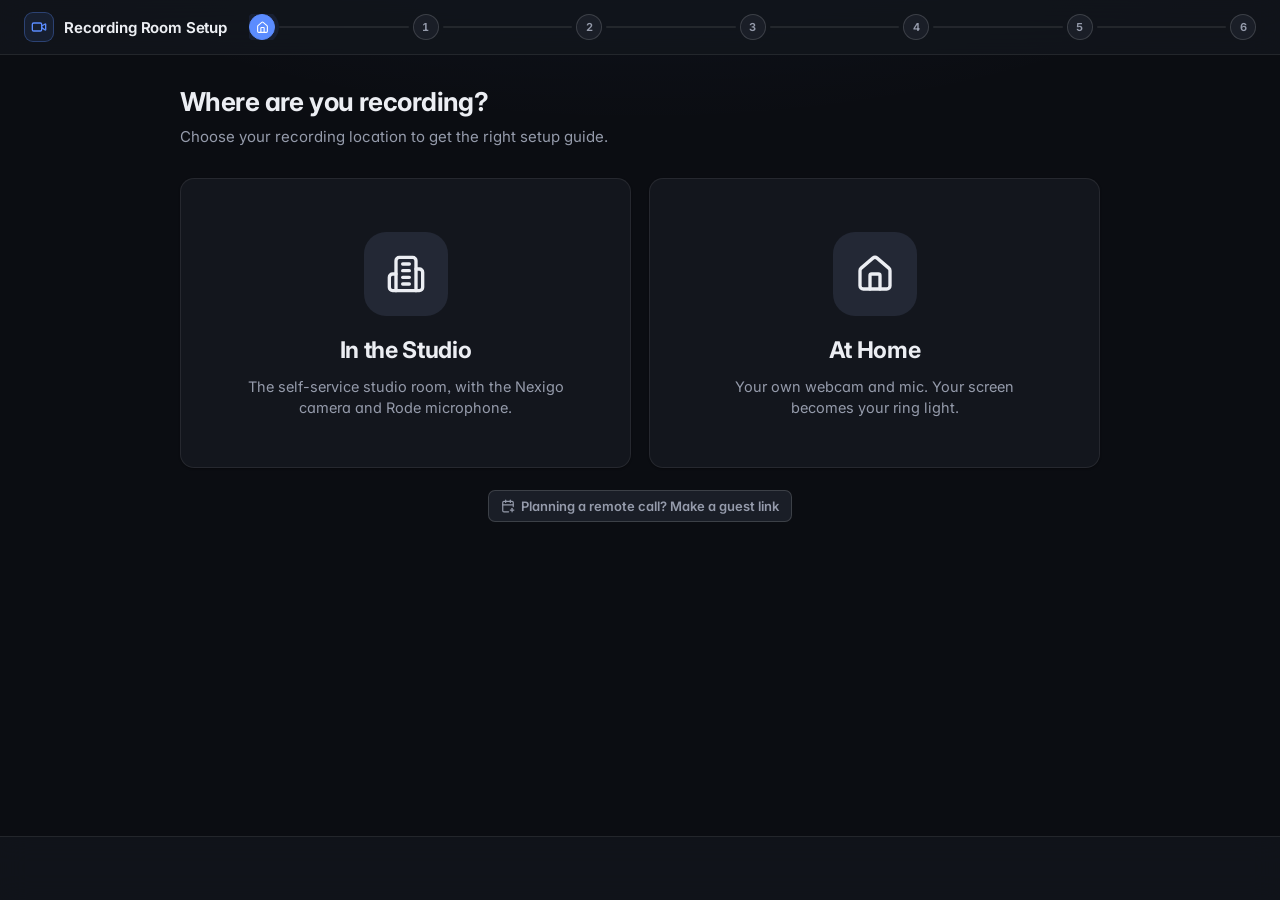
<file: index.html>
<!DOCTYPE html>
<html lang="en">
<head>
  <meta charset="UTF-8">
  <meta name="viewport" content="width=device-width, initial-scale=1.0">
  <title>Recording Room Setup</title>
  <link rel="preconnect" href="https://fonts.googleapis.com">
  <link rel="preconnect" href="https://fonts.gstatic.com" crossorigin>
  <link rel="stylesheet" href="https://fonts.googleapis.com/css2?family=Inter:opsz,wght@14..32,400..800&display=swap">
  <link rel="stylesheet" href="app.css?v=20261030e">
  <script src="icons.js?v=20261030e"></script>
  <!-- Save native getDisplayMedia before ANY script can monkey-patch it -->
  <script>if (navigator.mediaDevices && navigator.mediaDevices.getDisplayMedia) window._nativeGDM = navigator.mediaDevices.getDisplayMedia.bind(navigator.mediaDevices);</script>
</head>
<body>

<header>
  <h1><span class="brand-mark"><span data-icon="video"></span></span><span class="brand-text">Recording Room Setup</span></h1>
  <div class="step-bar" id="step-bar"></div>
</header>


<main>
  <div class="content" id="content"></div>
</main>

<footer>
  <button class="btn btn-ghost" id="btn-back" onclick="nav(-1)"><span data-icon="arrow-left"></span>Back</button>
  <div class="foot-right">
    <span id="foot-status" class="foot-status"></span>
    <button class="btn btn-primary" id="btn-next" onclick="nav(1)">Next<span data-icon="arrow-right"></span></button>
  </div>
</footer>

<script>
/* =============================================================
   STATE
   ============================================================= */
const _isMac = /Mac/i.test(navigator.platform);

/* HTML-escape for values interpolated into innerHTML templates */
function esc(s) {
  return String(s ?? '')
    .replace(/&/g,'&amp;').replace(/</g,'&lt;').replace(/>/g,'&gt;')
    .replace(/"/g,'&quot;').replace(/'/g,'&#39;');
}

/* Only https Descript links are accepted from URL params / generated guest links */
function sanitizeRoomUrl(raw) {
  try {
    const u = new URL(String(raw).trim());
    if (u.protocol !== 'https:') return null;
    if (u.hostname !== 'descript.com' && !u.hostname.endsWith('.descript.com')) return null;
    return u.href;
  } catch(e) { return null; }
}

const S = {
  step: 0,

  location: null,          /* null | 'studio' | 'home' */

  /* checklist booleans indexed by step — studio
     step 2 prep order: [tabs, Outlook, Webex, phoneDND, VPN, ringLight, overheadOff] */
  checks: { 1:[false], 2:[false,false,false,false,false,false,false], 4:[] },

  /* checklist booleans indexed by step — home
     step 1 prep order: [tabs, Outlook, Webex, phoneDND, VPN] */
  homechecks: { 1:[false,false,false,false,false] },

  /* camera / audio */
  stream:   null,
  audioCtx: null,
  analyser: null,
  rafId:    null,

  /* devices */
  dev: {
    rode: null, nexigo: null,
    allAudio: [], allVideo: [],
    curAudioId: null, curVideoId: null,
  },

  devOk:         false,
  brightness:    null,   /* null | 'good' | 'dark' | 'bright' */
  brightnessVal: 0,

  mode: null,            /* null | 'virtual' | 'local' | 'descript' */

  descriptRoom: '',      /* Descript Room URL when mode === 'descript' */
  bgType: 'none',        /* 'none' | 'blur' | 'pega1' | 'pega2' */
  blurRadius: 16,        /* px — controlled by blur slider */

  recorder: null,
  chunks:   [],
  blob:     null,
  recActive: false,
  recSecs:   0,
  recTimer:  null,
  countdown: null,       /* interval id while the 3-2-1 runs */

  script:     '',        /* teleprompter text — loaded from localStorage at boot */
  scriptOpen: false,     /* script editor panel open on the record screen */
  prompt: { playing: false, speed: 4, size: 32, pos: 0 },

  ring: null,            /* ring-light settings — loaded from localStorage at boot */
  ringPanel: false,      /* ring-light controls open on the record screen */
};


/* =============================================================
   STEP BAR
   ============================================================= */
function renderBar() {
  const bar = document.getElementById('step-bar');
  bar.innerHTML = '';
  for (let i = 0; i < totalSteps(); i++) {
    if (i > 0) {
      const c = document.createElement('div');
      c.className = 'connector' + (i <= S.step ? ' done' : '');
      bar.appendChild(c);
    }
    const p = document.createElement('div');
    p.className = 'pip' + (i === S.step ? ' active' : i < S.step ? ' done' : '');
    /* Step titles are 1-based with the location screen as "step 0" — show a
       home glyph there instead of a literal 0 */
    p.innerHTML = i < S.step ? icon('check') : (i === 0 ? icon('house') : String(i));
    bar.appendChild(p);
  }
}

/* =============================================================
   NAVIGATION
   ============================================================= */
function totalSteps() {
  /* Home: the bar never changes — the last step is the record screen, or
     this window as a ring light behind Descript / another app */
  if (S.location === 'home') return 6;
  /* Studio: Descript mode collapses the URL-entry into the mode-picker step */
  return S.mode === 'descript' ? 6 : 7;
}
function lastStep()   { return totalSteps() - 1; }
function modeStep()   { return lastStep() - 1; }

function nav(dir) {
  if (dir === 1 && S.step === lastStep()) {
    if (S.mode === 'descript' && S.location !== 'home') { openDescriptRoom(); return; }
    finish();
    return;
  }
  if (dir === 1 && S.step === modeStep()) {
    if (S.location === 'home') {
      if (!S.mode) return;
      if (S.mode !== 'local' && !leaveForApp()) return;
    } else if (S.mode !== 'local' && S.mode !== 'descript') return;
  }
  S.step = Math.max(0, Math.min(totalSteps() - 1, S.step + dir));
  /* Landing back on the location screen releases the camera/mic so other
     apps can use them; the stream re-inits when the user advances again. */
  if (S.step === 0) stopAllMedia();
  render();
}

function updateNav() {
  const back = document.getElementById('btn-back');
  const next = document.getElementById('btn-next');

  back.style.visibility = S.step === 0 ? 'hidden' : 'visible';

  updatePrepProgress();

  if (S.location === 'home' && S.step === modeStep()) {
    const room = S.mode === 'descript';
    next.style.visibility = S.mode ? 'visible' : 'hidden';
    next.innerHTML = (room ? 'Open Room' : 'Continue') + icon('arrow-right');
    next.className = room ? 'btn btn-success' : 'btn btn-primary';
    next.disabled = room && !roomUrlOk(S.descriptRoom);
    return;
  }

  /* In descript mode the mode-picker IS the last step, so modeStep() (one
     before last) is actually the camera step — treat it as a normal step. */
  if (S.step === modeStep() && S.mode !== 'descript') {
    next.style.visibility = (S.mode === 'local' || S.mode === 'descript') ? 'visible' : 'hidden';
    next.innerHTML = 'Continue' + icon('arrow-right');
    next.className = 'btn btn-primary';
    next.disabled = false;
    return;
  }

  next.style.visibility = 'visible';
  next.className = S.step === lastStep() ? 'btn btn-success' : 'btn btn-primary';
  if (S.step === lastStep()) {
    next.innerHTML = S.mode === 'descript' ? 'Open Room' + icon('arrow-right') : 'Finish' + icon('check');
  } else {
    next.innerHTML = 'Next' + icon('arrow-right');
  }

  if (S.step === 0) {
    next.style.visibility = (S.location === 'studio' || S.location === 'home') ? 'visible' : 'hidden';
    next.disabled = false;
    return;
  }

  if (S.location === 'home') {
    /* home: 0=location, 1=prep, 2=equipment, 3=camera, 4=mode (or last when descript), 5=record */
    switch (S.step) {
      case 1: next.disabled = !S.homechecks[1]?.every(Boolean); break;  /* prep chips */
      case 2: next.disabled = false; break;                              /* equipment — no hard block */
      case 3: next.disabled = false; break;                              /* lighting — no hard block */
      default: next.disabled = false;
    }
  } else {
    /* studio: 0=location, 1=dock, 2=prep, 3=equipment, 4=camera, 5=mode (or last when descript), 6=record */
    switch (S.step) {
      case 1: next.disabled = !S.checks[1][0]; break;
      case 2: next.disabled = !S.checks[2].every(Boolean); break;
      case 3: next.disabled = false; break;                         /* equipment check — no hard block */
      case 4: next.disabled = false; break;                         /* camera framing — no hard block */
      default: next.disabled = false;
    }
  }

  /* Descript mode: mode-picker is the last step; require a URL before Open Room */
  if (S.step === lastStep() && S.mode === 'descript' && S.location !== 'home') {
    next.disabled = !S.descriptRoom;
  }
}

/* ── prep-checklist progress (footer counter + stage hint) ── */
function prepChecklistArr() {
  if (S.location === 'home'   && S.step === 1) return S.homechecks[1];
  if (S.location === 'studio' && S.step === 2) return S.checks[2];
  return null;
}

function updatePrepProgress() {
  const status = document.getElementById('foot-status');
  const arr = prepChecklistArr();

  if (!arr) { if (status) status.textContent = ''; return; }

  const done = arr.filter(Boolean).length, total = arr.length;
  if (status) {
    status.innerHTML = done === total ? icon('check') + ' All set' : `${done} of ${total} confirmed`;
    status.style.color = done === total ? 'var(--success)' : 'var(--muted)';
  }
  const hint = document.querySelector('.prep-hint-count');
  if (hint) {
    hint.textContent = `${done} of ${total} done`;
    hint.classList.toggle('all-done', done === total);
  }
}

function prepHintHtml(arr) {
  const done = arr.filter(Boolean).length, total = arr.length;
  return `<div class="prep-stage-hint">Let's prepare your space!
    <div class="prep-hint-count${done===total?' all-done':''}">${done} of ${total} done</div>
  </div>`;
}

/* =============================================================
   RENDER DISPATCH
   ============================================================= */
function render() {
  /* Leaving the record screen stops the teleprompter and any countdown */
  if (!isRecScreen()) { setPromptPlaying(false); cancelCountdown(); }
  /* The record screen drops the step bar + footer and widens the page */
  const stage = isRingStage();
  document.body.classList.toggle('rec-screen', isRecScreen());
  document.body.classList.toggle('ring-stage', stage);
  /* Home steps 2–4 share one frame: camera left, the step's panel right */
  document.body.classList.toggle('wide-step', S.location === 'home' && S.step >= 2 && S.step <= 4);
  document.body.classList.toggle('loc-step', S.step === 0);
  document.body.classList.remove('steps-done');

  renderBar();
  updateNav();
  const el = document.getElementById('content');

  if      (S.step === 0) { el.innerHTML = renderLocation(); }
  else if (S.location === 'studio') {
    if      (S.step === 1) { el.innerHTML = renderStep0(); bindChecks(el); }
    else if (S.step === 2) { el.innerHTML = renderStep1(); bindChecks(el); }
    else if (S.step === 3) { renderStep3(el); }
    else if (S.step === 4) { renderStep2(el); }
    else if (S.step === 5) { el.innerHTML = renderStep4(); }
    else if (S.step === 6) { el.innerHTML = renderStep5(); bindRecScreen(); }
  }
  else if (S.location === 'home') {
    if      (S.step === 1) { el.innerHTML = renderHomeStep2(); bindHomeChecks(el); }
    else if (S.step === 2) { renderHomeStep3(el); }
    else if (S.step === 3) { renderHomeStep4(el); }
    else if (S.step === 4) { renderHomeMode(el); }
    else if (S.step === 5) {
      if (stage) el.innerHTML = renderRingStage();
      else { el.innerHTML = renderStep5(); bindRecScreen(); }
    }
  }

  if (pastSetup()) {
    savePass();
    /* The record screen and ring light show their own compact "setup done" note */
    if (S._resumed && !isRecScreen() && !stage) el.insertAdjacentHTML('afterbegin', resumeBannerHtml());
  }
  applyRing();
}

/* =============================================================
   SETUP PASS — once someone reaches the mode picker, remember it for an
   hour so a refresh / Start Over skips the prep + equipment steps.
   Every visit to the picker or record screen restarts the hour.
   ============================================================= */
const PASS_KEY = 'selfservice.setupPass';
const PASS_TTL = 60 * 60 * 1000;

/* The mode picker is step 5 in studio, 4 at home (descript mode included) */
function pickerStep() { return S.location === 'home' ? 4 : 5; }
function pastSetup() {
  return (S.location === 'studio' || S.location === 'home') && S.step >= pickerStep();
}

function savePass() {
  if (S._noPass) return;
  const prev = S._pass || {};
  S._pass = {
    at:           Date.now(),
    location:     S.location,
    mode:         S.mode,
    descriptRoom: S.descriptRoom || '',
    /* Stream is released on finish / open-room — keep the last known devices */
    videoId:      S.dev.curVideoId || prev.videoId || null,
    audioId:      S.dev.curAudioId || prev.audioId || null,
  };
  try { localStorage.setItem(PASS_KEY, JSON.stringify(S._pass)); } catch(e) {}
}

function loadPass() {
  try {
    const p = JSON.parse(localStorage.getItem(PASS_KEY) || 'null');
    if (p && (p.location === 'studio' || p.location === 'home') && Date.now() - p.at < PASS_TTL) return p;
  } catch(e) {}
  return null;
}

function clearPass() {
  S._pass = null;
  try { localStorage.removeItem(PASS_KEY); } catch(e) {}
}

function resumeBannerHtml() {
  return `<div class="resume-banner">
    <span><strong>${icon('circle-check')}Setup already done</strong> — we skipped you ahead.</span>
    <button class="btn btn-ghost btn-xs" onclick="rerunSetup()">${icon('rotate-ccw')}Run setup again</button>
  </div>`;
}

function rerunSetup() {
  clearPass();
  stopAllMedia();
  S._resumed = false;
  S.step = 0;
  document.querySelector('footer').style.display = '';
  render();
}

/* Record screen: reuse the live stream, or (after a skip-ahead) start one
   on the devices picked during setup */
function ensureRecStream() {
  if (S.stream) { setTimeout(() => attachStream('rec-video'), 60); return; }
  resumeStream();
}

async function resumeStream() {
  if (S._resuming) return;
  S._resuming = true;
  const vid = S._pass?.videoId, aud = S._pass?.audioId;
  try {
    if (vid || aud) {
      try {
        const s = await navigator.mediaDevices.getUserMedia({
          video: vid ? { deviceId: { exact: vid }, width:{ideal:1920}, height:{ideal:1080}, frameRate:{ideal:30} } : true,
          audio: aud ? { deviceId: { exact: aud } } : true,
        });
        S.stream = s;
        readDevices(await navigator.mediaDevices.enumerateDevices());
        /* Trust the requested IDs, same as applyDeviceSwitch (virtual cameras) */
        S.dev.curVideoId = vid || s.getVideoTracks()[0]?.getSettings().deviceId;
        S.dev.curAudioId = aud || s.getAudioTracks()[0]?.getSettings().deviceId;
        startAudioMon();
      } catch(e) {
        console.warn('Saved devices unavailable, falling back to defaults:', e);
      }
    }
    if (!S.stream) await initStream();
  } finally {
    S._resuming = false;
  }

  /* User bailed back to the location screen while the camera was starting */
  if (S.step === 0) { stopAllMedia(); return; }

  if (!S.stream) {
    const st = document.getElementById('rec-status');
    if (st) st.innerHTML = `<div class="info-box danger">
      <strong>Couldn't start your camera or microphone.</strong>
      Close any other app using it and reload, or
      <a class="link" href="javascript:rerunSetup()">run setup again</a>.
    </div>`;
    return;
  }
  attachStream('rec-video');
  refreshRecDevices();  /* device list is only known now */
}

/* Refreshing while on the picker / record screen keeps the hour rolling */
window.addEventListener('pagehide', () => { if (pastSetup()) savePass(); });

/* =============================================================
   CHECK ROW HELPERS
   ============================================================= */
function bindChecks(root) {
  root.querySelectorAll('.check-row[data-s], .prep-chip[data-s]').forEach(row => {
    row.addEventListener('click', () => {
      const s = row.dataset.s, i = +row.dataset.i;
      S.checks[s][i] = !S.checks[s][i];
      row.classList.toggle('on', S.checks[s][i]);
      updateNav();
    });
  });
}

function crow(s, i, title, desc) {
  const on = S.checks[s]?.[i] ?? false;
  return `<div class="check-row${on?' on':''}" data-s="${s}" data-i="${i}">
    <div class="cbox"></div>
    <div>
      <div class="crow-title">${title}</div>
      ${desc ? `<div class="crow-desc">${desc}</div>` : ''}
    </div>
  </div>`;
}

function bindHomeChecks(root) {
  root.querySelectorAll('.check-row[data-hs], .prep-chip[data-hs]').forEach(row => {
    row.addEventListener('click', () => {
      const s = row.dataset.hs, i = +row.dataset.i;
      S.homechecks[s][i] = !S.homechecks[s][i];
      row.classList.toggle('on', S.homechecks[s][i]);
      updateNav();
    });
  });
}

function hcrow(s, i, title, desc) {
  const on = S.homechecks[s]?.[i] ?? false;
  return `<div class="check-row${on?' on':''}" data-hs="${s}" data-i="${i}">
    <div class="cbox"></div>
    <div>
      <div class="crow-title">${title}</div>
      ${desc ? `<div class="crow-desc">${desc}</div>` : ''}
    </div>
  </div>`;
}

/* =============================================================
   PREP STAGE — scattered confirmation chips
   ============================================================= */
function prepChip(attr, s, i, ico, title, arrow, posClass, on) {
  return `<div class="prep-chip ${posClass}${on?' on':''}" ${attr}="${s}" data-i="${i}">
    <div class="prep-chip-icon">${icon(ico)}</div>
    <div class="prep-chip-body">
      <div class="prep-chip-title">${title}</div>
      <div class="prep-chip-arrow">${arrow}</div>
    </div>
    <div class="cbox"></div>
  </div>`;
}

function studioPrepStageHtml() {
  const arr = S.checks[2];
  const vpnPos   = _isMac ? 'pp-top-right' : 'pp-bot-right';
  const vpnArrow = _isMac
    ? '↗ menu bar, top-right'
    : '↘ system tray, bottom-right';

  return `
  <div class="prep-stage">
    ${prepHintHtml(arr)}
    ${prepChip('data-s', 2, 0, 'app-window',  'Close extra browser tabs', '↑ top of this window', 'pp-top-left',  arr[0])}
    ${prepChip('data-s', 2, 1, 'mail',  'Quit Outlook',             '↓ dock / taskbar',     'pp-bot-left',  arr[1])}
    ${prepChip('data-s', 2, 2, 'message-circle',  'Quit Webex',               '↓ dock / taskbar',     'pp-bot-mid',   arr[2])}
    ${prepChip('data-s', 2, 3, 'smartphone',  'Phone on Do Not Disturb',  'on your phone',        'pp-mid-left',  arr[3])}
    ${prepChip('data-s', 2, 4, 'shield-off', 'Disconnect from VPN',      vpnArrow,               vpnPos,         arr[4])}
    ${prepChip('data-s', 2, 5, 'lightbulb',  'Turn ON the ring light',   'on the desk',          'pp-r-2',       arr[5])}
    ${prepChip('data-s', 2, 6, 'lightbulb-off',  'Turn OFF overhead lights', 'wall switch',          'pp-mid-right', arr[6])}
  </div>`;
}

function homePrepStageHtml() {
  const arr = S.homechecks[1];
  const vpnPos   = _isMac ? 'pp-top-right' : 'pp-bot-right';
  const vpnArrow = _isMac
    ? '↗ menu bar, top-right'
    : '↘ system tray, bottom-right';

  return `
  <div class="prep-stage">
    ${prepHintHtml(arr)}
    ${prepChip('data-hs', 1, 0, 'app-window',  'Close extra browser tabs', '↑ top of this window', 'pp-top-left',  arr[0])}
    ${prepChip('data-hs', 1, 1, 'mail',  'Quit Outlook',             '↓ dock / taskbar',     'pp-bot-left',  arr[1])}
    ${prepChip('data-hs', 1, 2, 'message-circle',  'Quit Webex',               '↓ dock / taskbar',     'pp-bot-mid',   arr[2])}
    ${prepChip('data-hs', 1, 3, 'smartphone',  'Phone on Do Not Disturb',  'on your phone',        'pp-mid-right', arr[3])}
    ${prepChip('data-hs', 1, 4, 'shield-off', 'Disconnect from VPN',      vpnArrow,               vpnPos,         arr[4])}
  </div>`;
}

/* =============================================================
   STEP 0 — LOCATION CHOICE
   ============================================================= */
function renderLocation() {
  return `
  <div>
    <div class="step-title">Where are you recording?</div>
    <div class="step-sub">Choose your recording location to get the right setup guide.</div>

    <div class="choice-grid loc-grid">
      <div class="choice-card loc-card${S.location==='studio'?' selected':''}" onclick="setLocation('studio')">
        <div class="choice-icon">${icon('building-2')}</div>
        <div class="choice-title">In the Studio</div>
        <div class="choice-desc">The self-service studio room, with the Nexigo camera and Rode microphone.</div>
      </div>
      <div class="choice-card loc-card${S.location==='home'?' selected':''}" onclick="setLocation('home')">
        <div class="choice-icon">${icon('house')}</div>
        <div class="choice-title">At Home</div>
        <div class="choice-desc">Your own webcam and mic. Your screen becomes your ring light.</div>
      </div>
    </div>

    <div class="plan-row">
      <button type="button" class="btn btn-ghost btn-sm plan-btn${S.location==='plan'?' selected':''}" onclick="toggleLinkPlanner()" id="planner-card">
        ${icon('calendar-plus')}Planning a remote call? Make a guest link
      </button>
    </div>

    <div id="link-planner" class="panel" style="display:none">
      <div class="panel-title">Generate a guest link</div>
      <div class="row-tight">
        <input id="plan-room-input" class="input input-sm grow" type="url" placeholder="https://web.descript.com/room/..."
               oninput="document.getElementById('plan-result').style.display='none'"
               value="${esc(S.descriptRoom || '')}"/>
        <button class="btn btn-primary btn-sm" onclick="generatePlanLink()">Generate</button>
      </div>
      <div class="field-hint">Paste the Descript Room link your guest will join — they'll skip the URL-entry step.</div>
      <div id="plan-result" class="plan-result" style="display:none">
        <div class="plan-result-lbl">Share this link with your guest:</div>
        <div class="row-tight">
          <code id="plan-link-display" class="plan-link"></code>
          <button class="btn btn-ghost btn-xs" onclick="copyPlanLink(event)">${icon('copy')}Copy</button>
        </div>
      </div>
      <div id="plan-status" class="field-hint"></div>
    </div>
  </div>`;
}

function toggleLinkPlanner() {
  const p    = document.getElementById('link-planner');
  const card = document.getElementById('planner-card');
  if (!p) return;
  const opening = p.style.display === 'none';
  p.style.display = opening ? '' : 'none';
  if (card) card.classList.toggle('selected', opening);
  if (opening) {
    /* Remember the real location so closing the planner restores it */
    S._prevLocation = S.location === 'plan' ? S._prevLocation : S.location;
    S.location = 'plan';
    document.querySelectorAll('.choice-card').forEach(c => {
      if (c !== card) c.classList.remove('selected');
    });
  } else {
    S.location = S._prevLocation || null;
    document.querySelectorAll('.choice-card').forEach((c, i) => {
      c.classList.toggle('selected', (i === 0 && S.location === 'studio') || (i === 1 && S.location === 'home'));
    });
  }
  updateNav();
}

async function generatePlanLink() {
  const input  = document.getElementById('plan-room-input');
  const status = document.getElementById('plan-status');
  const result = document.getElementById('plan-result');
  if (!input || !status) return;

  const raw = input.value.trim();
  if (!raw) { status.textContent = 'Please paste your Descript Room link.'; return; }
  const clean = sanitizeRoomUrl(raw);
  if (!clean) {
    status.textContent = 'That doesn\'t look like a Descript Room link — it should start with https://web.descript.com/';
    return;
  }
  S.descriptRoom = clean;

  /* Resolve relative to this page so subpath hosting and file:// both work */
  const finalLink = new URL('guest.html?url=' + encodeURIComponent(clean), location.href).href;
  S._guestLink = finalLink;
  const display = document.getElementById('plan-link-display');
  if (display) display.textContent = finalLink;
  result.style.display = '';
  status.textContent = '';
}

function copyPlanLink(e) {
  const link = document.getElementById('plan-link-display')?.textContent;
  if (!link) return;
  const btn = e.currentTarget;
  navigator.clipboard.writeText(link).then(() => {
    const orig = btn.innerHTML;
    btn.innerHTML = icon('check') + 'Copied!';
    setTimeout(() => { btn.innerHTML = orig; }, 1800);
  });
}

function setLocation(loc) {
  S.location = loc;
  /* Close planner if a real location is chosen */
  const p = document.getElementById('link-planner');
  if (p) p.style.display = 'none';
  document.querySelectorAll('.choice-card').forEach((c, i) => {
    c.classList.toggle('selected', (i === 0 && loc === 'studio') || (i === 1 && loc === 'home'));
  });
  updateNav();
}

function renderHomePlaceholder() {
  return `
  <div style="text-align:center;padding:40px 20px">
    <div style="font-size:54px;margin-bottom:14px">🏠</div>
    <div style="font-size:20px;font-weight:700;margin-bottom:10px">Home Recording</div>
    <div style="color:var(--muted);line-height:1.7;font-size:14px;max-width:380px;margin:0 auto">
      The home recording workflow is coming soon. Check back later for step-by-step guidance for recording from home.
    </div>
    <button class="btn btn-ghost" onclick="S.location=null; S.step=0; render();"
            style="margin-top:24px">← Choose a different location</button>
  </div>`;
}

/* =============================================================
   STEP 1 — CONNECT
   ============================================================= */
function renderStep0() {
  return `
  <div>
    <div class="step-title">Step 1 — Connect to the Dock</div>
    <div class="step-sub">Before anything else, plug into the room's equipment.</div>

    <div class="hero-area">
      <svg class="dock-art" width="180" height="90" viewBox="0 0 180 90" fill="none" xmlns="http://www.w3.org/2000/svg">
        <!-- Laptop body -->
        <rect x="4" y="18" width="58" height="40" rx="4" class="da-body" stroke-width="1.5"/>
        <rect x="8" y="22" width="50" height="30" rx="2" class="da-screen"/>
        <rect x="1"  y="58" width="64" height="7" rx="3.5" class="da-base"/>
        <!-- USB-C plug on laptop -->
        <rect x="59" y="35" width="10" height="6" rx="3" class="da-plug"/>
        <!-- Cable -->
        <path d="M69,38 Q90,38 90,38" class="da-cable" stroke-width="3.5" stroke-linecap="round"/>
        <!-- USB-C plug on dock -->
        <rect x="88" y="35" width="10" height="6" rx="3" class="da-plug"/>
        <!-- Dock -->
        <rect x="96" y="22" width="80" height="42" rx="6" class="da-body" stroke-width="1.5"/>
        <!-- Dock ports -->
        <rect x="104" y="34" width="16" height="8" rx="4" class="da-port" stroke-width="1"/>
        <rect x="126" y="34" width="12" height="8" rx="4" class="da-port-off" stroke-width="1"/>
        <rect x="144" y="34" width="12" height="8" rx="4" class="da-port-off" stroke-width="1"/>
        <!-- LED -->
        <circle cx="164" cy="38" r="4" class="da-led" opacity="0.9"/>
        <!-- Arrow -->
        <path d="M80 28 L90 38 L80 48" class="da-arrow" stroke-width="2.5" fill="none" stroke-linecap="round" stroke-linejoin="round"/>
      </svg>
    </div>

    <div class="checklist">
      ${crow(1, 0, 'Plug in the USB-C cable', 'Connect your laptop to the self-service dock — this activates the Nexigo camera and Rode microphone')}
    </div>

    <div class="info-box">
      <strong>Where to find it:</strong> The USB-C dock cable is on the desk. Once connected, your computer will detect the room's camera and microphone automatically.
    </div>
  </div>`;
}

/* =============================================================
   STEP 2 — PREPARE
   ============================================================= */
function renderStep1() {
  const browser = detectBrowser();
  const isSupported = (browser === 'Chrome' || browser === 'Firefox');
  const browserNote = isSupported
    ? ''
    : '<div class="info-box warn">' + icon('triangle-alert')
      + 'You appear to be using <strong>' + browser + '</strong>. If you run into issues with your camera or call, '
      + 'try switching to <strong>Chrome</strong> or <strong>Firefox</strong> — they work best with this app.'
      + '</div>';

  return `
  <div>
    <div class="step-title">Step 2 — Prepare Your Space</div>
    <div class="step-sub">Take care of each one before you start. Each tile points to where you'll find it on your ${_isMac ? 'Mac' : 'PC'}.</div>
    ${studioPrepStageHtml()}
    ${browserNote}
  </div>`;
}

/* =============================================================
   STEP 4 — CAMERA & LIGHTS
   ============================================================= */
function renderStep2(el) {
  el.innerHTML = `
  <div>
    <div class="step-title">Step 4 — Camera Position</div>
    <div class="step-sub">Fit yourself inside the silhouette. Your eyes should meet the blue guide line.</div>

    <div class="vid-wrap">
      <video id="step2-video" autoplay playsinline muted></video>
      <div class="vid-overlay">
        <img src="guideline.png" class="guide-img" alt="">
      </div>
      <div class="cam-loading" id="cam-loading">
        <div class="spinner"></div>
        <span>Starting camera…</span>
      </div>
    </div>

    <div class="info-box">
      <strong>Positioning:</strong> Adjust your chair and camera so your head fits inside the dashed outline, with your eyes on the blue line. Your shoulders should be clearly visible.
    </div>
  </div>`;

  bindChecks(el);
  initStream();
}

/* ── Silhouette SVG overlay ── */
function silhouetteSVG() {
  const s  = 'rgba(255,255,255,0.65)';
  const s2 = 'rgba(255,255,255,0.3)';
  const bl = 'rgba(79,142,247,0.9)';
  return `
  <svg viewBox="0 0 200 340" xmlns="http://www.w3.org/2000/svg"
       style="height:88%;filter:drop-shadow(0 0 12px rgba(0,0,0,0.55))">
    <!-- head -->
    <ellipse cx="100" cy="68" rx="37" ry="45"
             fill="none" stroke="${s}" stroke-width="2.5" stroke-dasharray="7 4"/>
    <!-- neck -->
    <path d="M87,111 L87,130 L113,130 L113,111"
          fill="none" stroke="${s}" stroke-width="2.5"/>
    <!-- shoulders -->
    <path d="M4,170 C30,134 66,124 87,130 L113,130 C134,124 170,134 196,170"
          fill="none" stroke="${s}" stroke-width="2.5" stroke-dasharray="7 4"/>
    <!-- body sides (faded) -->
    <path d="M4,170 L16,336"   stroke="${s2}" stroke-width="1.5" stroke-dasharray="5 5"/>
    <path d="M196,170 L184,336" stroke="${s2}" stroke-width="1.5" stroke-dasharray="5 5"/>
    <!-- centre guide -->
    <line x1="100" y1="10" x2="100" y2="336"
          stroke="rgba(255,255,255,0.08)" stroke-width="1" stroke-dasharray="5 7"/>
    <!-- eye-level markers -->
    <line x1="50" y1="60" x2="80" y2="60" stroke="${bl}" stroke-width="2.5" stroke-linecap="round"/>
    <line x1="120" y1="60" x2="150" y2="60" stroke="${bl}" stroke-width="2.5" stroke-linecap="round"/>
    <text x="100" y="15" text-anchor="middle" fill="${bl}"
          font-size="9.5" font-family="-apple-system,sans-serif" font-weight="700"
          letter-spacing="0.06em">EYE LEVEL</text>
  </svg>`;
}

/* ── Camera / stream init ── */
async function initStream() {
  /* If stream already running, ensure devices are enumerated then reattach */
  if (S.stream) {
    if (!S.dev.allVideo.length) {
      const devices = await navigator.mediaDevices.enumerateDevices();
      S.dev.allAudio = devices.filter(d => d.kind === 'audioinput');
      S.dev.allVideo = devices.filter(d => d.kind === 'videoinput');
    }
    setTimeout(() => {
      attachStream('step3-video');
      attachStream('step2-video');
      const ld = document.getElementById('cam-loading');
      if (ld) ld.style.display = 'none';
    }, 60);
    return;
  }

  let videoStream = null, audioStream = null;
  try {
    /* Step 1: acquire video and audio independently so a failing virtual
       camera doesn't block the microphone (and vice versa). */
    async function tryGetTrack(constraints, retries = 2) {
      for (let i = 0; i <= retries; i++) {
        if (i > 0) await new Promise(r => setTimeout(r, i * 800));
        try { return await navigator.mediaDevices.getUserMedia(constraints); }
        catch(e) {
          if (e.name !== 'NotReadableError' && e.name !== 'TrackStartError') throw e;
        }
      }
      return null;
    }

    const ld = document.getElementById('cam-loading');

    /* Get video track — try 1080p first, fall back to 720p, then any */
    if (ld) { const sp = ld.querySelector('span'); if (sp) sp.textContent = 'Starting camera…'; }
    videoStream =
      await tryGetTrack({ video: { width:{ideal:1920}, height:{ideal:1080}, frameRate:{ideal:30} }, audio: false }) ||
      await tryGetTrack({ video: { width:{ideal:1280}, height:{ideal:720},  frameRate:{ideal:30} }, audio: false }) ||
      await tryGetTrack({ video: true, audio: false });

    /* Get audio track */
    if (ld) { const sp = ld.querySelector('span'); if (sp) sp.textContent = 'Starting microphone…'; }
    audioStream = await tryGetTrack({ video: false, audio: true });

    /* Need at least one to proceed */
    if (!videoStream && !audioStream) throw new Error('Could not access camera or microphone.');

    /* Enumerate devices — labels are available now that permission was granted */
    readDevices(await navigator.mediaDevices.enumerateDevices());

    /* Combine into one stream */
    const tracks = [
      ...(videoStream ? videoStream.getVideoTracks() : []),
      ...(audioStream ? audioStream.getAudioTracks() : []),
    ];
    const stream = new MediaStream(tracks);
    S.stream = stream;

    const vt = stream.getVideoTracks()[0];
    const at = stream.getAudioTracks()[0];
    S.dev.curVideoId = vt?.getSettings().deviceId;
    S.dev.curAudioId = at?.getSettings().deviceId;

    S.devOk = !!(S.dev.nexigo && S.dev.rode &&
                 S.dev.curVideoId === S.dev.nexigo.deviceId &&
                 S.dev.curAudioId === S.dev.rode.deviceId);

    attachStream('step2-video');
    startAudioMon();

  } catch (err) {
    console.error(err);
    /* Release any half-acquired tracks so the camera light doesn't stay on */
    if (videoStream) videoStream.getTracks().forEach(t => t.stop());
    if (audioStream) audioStream.getTracks().forEach(t => t.stop());
    const ld = document.getElementById('cam-loading');
    if (!ld) return;

    /* Show the real error name so it's actionable */
    let msg = 'Could not access camera or microphone.';
    let hint = 'Check your browser\'s site permissions and try again.';
    if (err.name === 'NotAllowedError' || err.name === 'PermissionDeniedError') {
      msg  = 'Permission denied.';
      hint = 'Click the camera icon in your browser\'s address bar and choose <strong>Allow</strong>, then reload the page.';
    } else if (err.name === 'NotFoundError' || err.name === 'DevicesNotFoundError') {
      msg  = 'No camera or microphone found.';
      hint = 'Make sure the USB-C dock is plugged in, then reload.';
    } else if (err.name === 'NotReadableError' || err.name === 'TrackStartError') {
      msg  = 'Camera is in use by another app.';
      hint = 'Your webcam can only be used by one app at a time. ' +
             '<strong>Close any of these that might be open:</strong>' +
             '<ul>' +
             '<li>Webex / Zoom / Teams</li>' +
             '<li>OBS / Camtasia / Loom</li>' +
             '<li>Windows Camera app</li>' +
             '<li>Any other video call or recording app</li></ul>' +
             'If you opened this file directly, <strong>double-click <code>start-server.bat</code></strong> (Windows) ' +
             'or <strong><code>start-server.command</code></strong> (Mac) instead. After closing other apps, click Reload below.';
    }

    ld.innerHTML = `
      <div class="state">
        <div class="state-icon danger">${icon('triangle-alert')}</div>
        <div class="state-title danger">${msg}</div>
        <div class="state-body">${hint}</div>
        <button class="btn btn-ghost btn-sm" onclick="location.reload()">${icon('rotate-ccw')}Reload page</button>
      </div>`;
  }
}

/* Device lists + the studio's preferred Nexigo / Rode */
function readDevices(devices) {
  S.dev.allAudio = devices.filter(d => d.kind === 'audioinput');
  S.dev.allVideo = devices.filter(d => d.kind === 'videoinput');
  S.dev.rode   = devices.find(d => d.kind === 'audioinput' && d.label.toLowerCase().includes('rode'));
  S.dev.nexigo = devices.find(d => d.kind === 'videoinput' &&
    (d.label.toLowerCase().includes('nexigo') || d.label.toLowerCase().includes('n970')));
}

function attachStream(id) {
  const el = document.getElementById(id);
  if (!el || !S.stream) return;
  /* For the recording preview, use the canvas output if a bg effect is active
     so what you see in the preview is exactly what gets recorded. */
  const useCanvas = _previewEffect && _previewEffect._outStream && id === 'rec-video';
  el.srcObject = useCanvas ? _previewEffect._outStream : S.stream;
  el.onloadedmetadata = () => {
    const ld = document.getElementById('cam-loading');
    if (ld) ld.style.display = 'none';
  };
}

/* Returns the best stream to record from locally:
   canvas video (bg applied) + raw audio if a background effect is active,
   otherwise the plain camera stream. */
function getRecordingStream() {
  if (_previewEffect && _previewEffect._outStream && S.stream) {
    const videoTrack = _previewEffect._outStream.getVideoTracks()[0];
    const audioTrack = S.stream.getAudioTracks()[0];
    const tracks = [];
    if (videoTrack) tracks.push(videoTrack);
    if (audioTrack) tracks.push(audioTrack);
    return tracks.length ? new MediaStream(tracks) : S.stream;
  }
  return S.stream;
}

function startAudioMon() {
  if (!S.stream || S.audioCtx) return;
  try {
    /* Cancel any previous meter loop so device switches don't stack chains */
    if (S.rafId) { cancelAnimationFrame(S.rafId); S.rafId = null; }
    S.audioCtx = new (window.AudioContext || window.webkitAudioContext)();
    const src = S.audioCtx.createMediaStreamSource(S.stream);
    S.analyser = S.audioCtx.createAnalyser();
    S.analyser.fftSize = 1024;
    src.connect(S.analyser);
    rafAudio();
  } catch(e) { console.warn('Audio monitor:', e); }
}

/* Level meter: RMS loudness in dBFS with fast-attack / slow-release
   ballistics, a peak-hold tick, and a rolling verdict for the label.
   -60 dB (room tone) is the bottom of the scale, 0 dB is clipping. */
const METER = { level: -60, peak: -60, peakAt: 0, buckets: [], bucketAt: 0 };
const dbPct = db => Math.max(0, Math.min(100, (db + 60) / 60 * 100));

function rafAudio() {
  if (!S.analyser) { S.rafId = null; return; }
  S.rafId = requestAnimationFrame(rafAudio);
  if (!S._meterBuf || S._meterBuf.length !== S.analyser.fftSize) S._meterBuf = new Float32Array(S.analyser.fftSize);
  const buf = S._meterBuf;
  S.analyser.getFloatTimeDomainData(buf);
  let sum = 0, peak = 0;
  for (let i = 0; i < buf.length; i++) {
    const v = buf[i];
    sum += v * v;
    if (Math.abs(v) > peak) peak = Math.abs(v);
  }
  const rms = 20 * Math.log10(Math.sqrt(sum / buf.length) || 1e-6);
  const pk  = 20 * Math.log10(peak || 1e-6);
  const now = performance.now();
  if (S.micTest?.state === 'rec') S.micTest.max = Math.max(S.micTest.max, rms);

  METER.level = rms > METER.level ? rms : Math.max(rms, METER.level - 0.8);
  if (pk >= METER.peak || now - METER.peakAt > 1200) { METER.peak = pk; METER.peakAt = now; }

  /* Loudest peak per 100 ms, over the last ~2.5 s */
  if (now - METER.bucketAt > 100) { METER.buckets.push(pk); METER.bucketAt = now; if (METER.buckets.length > 25) METER.buckets.shift(); }
  else METER.buckets[METER.buckets.length - 1] = Math.max(METER.buckets[METER.buckets.length - 1] ?? -99, pk);

  const lvl = dbPct(METER.level), pkPct = dbPct(METER.peak);
  const bar = document.getElementById('audio-fill');
  if (bar) bar.style.clipPath = `inset(0 ${100 - Math.max(2, lvl)}% 0 0 round 999px)`;
  const vu = document.getElementById('vu-fill');
  if (vu) vu.style.clipPath = `inset(${100 - lvl}% 0 0 0)`;
  const tick = document.getElementById('vu-peak');
  if (tick) tick.style.bottom = pkPct + '%';

  const tag = document.getElementById('level-tag');
  if (tag) {
    const win = Math.max(...METER.buckets);
    const v = win > -1   ? 'bad|Too loud — move the mic back'
            : win < -50  ? '|No sound — say something'
            : win < -30  ? 'warn|A bit quiet'
            :              'ok|Good level';
    if (tag.dataset.v !== v) {     /* only touch the DOM when the verdict changes */
      tag.dataset.v = v;
      const [cls, text] = v.split('|');
      tag.className = 'tag level-tag ' + cls;
      tag.innerHTML = icon('mic') + text;
    }
  }
}

/* =============================================================
   STEP 3 — CHECK EQUIPMENT (studio step 3)
   ============================================================= */
function renderStep3(el, devicesReady = false) {
  /* Recalculate devOk */
  S.devOk = !!(S.dev.nexigo && S.dev.rode &&
               S.dev.curVideoId === S.dev.nexigo.deviceId &&
               S.dev.curAudioId === S.dev.rode.deviceId);

  /* Three states per device:
     active  = found AND currently streaming from it  → green
     found   = in device list but a different device is active → yellow + Switch button
     missing = not in device list at all               → red + dropdown */
  const nexigoActive = !!(S.dev.nexigo && S.dev.curVideoId === S.dev.nexigo.deviceId);
  const rodeActive   = !!(S.dev.rode   && S.dev.curAudioId === S.dev.rode.deviceId);
  const nexigoFound  = !!S.dev.nexigo;
  const rodeFound    = !!S.dev.rode;

  const curVidLabel = S.dev.allVideo.find(d => d.deviceId === S.dev.curVideoId)?.label || 'Unknown';
  const curAudLabel = S.dev.allAudio.find(d => d.deviceId === S.dev.curAudioId)?.label || 'Unknown';

  function devRow(title, active, found, activeLabel, foundLabel, selId, allDevices) {
    if (active) return `
      <div class="dev-row">
        <div class="sdot green"></div>
        <div class="dev-info">
          <div class="dev-name">${title} <span class="tag ok">${icon('check')}Active</span></div>
          <div class="dev-sub">${foundLabel}</div>
        </div>
      </div>`;
    if (found) return `
      <div class="dev-row">
        <div class="sdot yellow"></div>
        <div class="dev-info">
          <div class="dev-name">${title} <span class="tag warn">Not active</span></div>
          <div class="dev-sub">Active: ${activeLabel} &nbsp;·&nbsp; ${foundLabel} available</div>
        </div>
        <button class="btn btn-ghost btn-xs" onclick="switchToRecommended()">${icon('rotate-ccw')}Switch</button>
      </div>`;
    return `
      <div class="dev-row">
        <div class="sdot red"></div>
        <div class="dev-info">
          <div class="dev-name">${title} <span class="tag bad">Not detected</span></div>
          <div class="dev-sub">Active: ${activeLabel}</div>
        </div>
        <select class="dev-sel" id="${selId}" onchange="manualDevice()">
          <option value="">Pick device…</option>
          ${allDevices.map(d=>`<option value="${d.deviceId}">${d.label||d.deviceId.slice(0,8)}</option>`).join('')}
        </select>
      </div>`;
  }

  const allOk = nexigoActive && rodeActive;

  el.innerHTML = `
  <div>
    <div class="step-title">Step 3 — Check Equipment</div>
    <div class="step-sub">Confirm your devices and check your lighting.</div>

    <!-- DEVICES -->
    <div class="sec-label">Devices</div>

    ${devRow('Camera — Nexigo N970P', nexigoActive, nexigoFound, curVidLabel,
             S.dev.nexigo?.label || '', 'sel-video', S.dev.allVideo)}
    ${devRow('Microphone — Rode', rodeActive, rodeFound, curAudLabel,
             S.dev.rode?.label   || '', 'sel-audio', S.dev.allAudio)}

    ${!allOk ? `<div class="info-box danger">
      ${(nexigoFound || rodeFound) && !(nexigoActive && rodeActive)
        ? `<strong class="warn-text">Preferred devices found but not active.</strong>
           Click <strong>Switch</strong> to activate them, or
           <a class="link" href="javascript:redetect()">re-scan</a> if they just appeared.`
        : `<strong>Devices not detected.</strong>
           Make sure the USB-C dock is plugged in, then
           <a class="link" href="javascript:redetect()">re-scan devices</a>.`}
    </div>` : ''}

    <!-- AUDIO TEST -->
    <div class="sec-label">Microphone Test — Speak Now</div>
    <div class="card">
      <div class="meter-track">
        <div class="meter-fill" id="audio-fill"></div>
        <div class="meter-lbl">${icon('mic')}Say something to test your mic…</div>
      </div>
      <div class="field-hint">
        The bar should react when you speak. Green = good level &nbsp;·&nbsp; Red = too loud.
      </div>
    </div>

    <!-- LIGHTING -->
    <div class="sec-label">Lighting Check</div>
    <div class="card">
      <div class="vid-wrap">
        <video id="step3-video" autoplay playsinline muted></video>
      </div>
      <div class="bright-row">
        <button class="btn btn-ghost btn-sm" onclick="checkBrightness()">${icon('sun')}Analyze Lighting</button>
        <div id="bright-out" class="bright-out">
          ${S.brightness ? brightHtml(S.brightness) : '<span class="placeholder-text">Click to analyze your current lighting</span>'}
        </div>
      </div>
    </div>

  </div>`;

  if (devicesReady) {
    /* Devices are known — just attach the stream */
    attachStream('step3-video');
  } else {
    /* First render: start init, then re-render once devices are enumerated */
    initStream().then(() => {
      const container = document.getElementById('content');
      if (container && S.step === 3 && S.location === 'studio') renderStep3(container, true);
      if (container && S.step === 2 && S.location === 'home')   renderHomeStep3(container, true);
    });
  }
  updateNav();
}

async function redetect() {
  if (S.stream) { S.stream.getTracks().forEach(t => t.stop()); S.stream = null; }
  if (S.audioCtx) { S.audioCtx.close(); S.audioCtx = null; S.analyser = null; }
  S.dev.rode = null; S.dev.nexigo = null;
  await initStream();
  renderStep3(document.getElementById('content'));
}

/* Switch to the preferred Nexigo/Rode devices — called by the "Switch ↺" button */
async function switchToRecommended() {
  const vid = S.dev.nexigo?.deviceId || S.dev.curVideoId;
  const aud = S.dev.rode?.deviceId   || S.dev.curAudioId;
  if (await applyDeviceSwitch(vid, aud)) renderStep3(document.getElementById('content'), true);
}

/* Manual dropdown selection — called by onchange on the select elements */
async function manualDevice() {
  const vs = document.getElementById('sel-video');
  const as = document.getElementById('sel-audio');
  const vid = vs?.value || S.dev.nexigo?.deviceId;
  const aud = as?.value || S.dev.rode?.deviceId;
  if (!vid && !aud) return;
  if (await applyDeviceSwitch(vid, aud)) renderStep3(document.getElementById('content'), true);
}

/* Swap S.stream to the given camera / mic. Returns true on success; the
   caller redraws whichever screen it's on. */
async function applyDeviceSwitch(vid, aud) {
  const oldStream = S.stream;
  let newStream, usedExact = false;
  try {
    /* exact = forces the specific device (needed for virtual cameras like Nvidia Broadcast) */
    try {
      newStream = await navigator.mediaDevices.getUserMedia({
        video: vid ? { deviceId: { exact: vid } } : true,
        audio: aud ? { deviceId: { exact: aud } } : true,
      });
      usedExact = true;
    } catch(exactErr) {
      if (exactErr.name !== 'OverconstrainedError' && exactErr.name !== 'NotFoundError') throw exactErr;
      /* Fall back to ideal for regular cameras that reject exact constraints */
      newStream = await navigator.mediaDevices.getUserMedia({
        video: vid ? { deviceId: { ideal: vid } } : true,
        audio: aud ? { deviceId: { ideal: aud } } : true,
      });
    }

    if (oldStream) oldStream.getTracks().forEach(t => t.stop());
    S.stream = newStream;

    const vt = S.stream.getVideoTracks()[0];
    const at = S.stream.getAudioTracks()[0];
    /* Virtual cameras (Nvidia Broadcast) report a different deviceId from getSettings(),
       so trust the requested ID when exact succeeded. For ideal fallbacks use getSettings(). */
    if (vt) { S.dev.curVideoId = usedExact ? vid : (vt.getSettings().deviceId || vid); if (!S.dev.nexigo) S.dev.nexigo = { deviceId: S.dev.curVideoId, label: vt.label }; }
    if (at) { S.dev.curAudioId = usedExact ? aud : (at.getSettings().deviceId || aud); if (!S.dev.rode)   S.dev.rode   = { deviceId: S.dev.curAudioId, label: at.label }; }
    S.devOk = !!(S.dev.nexigo && S.dev.curVideoId === S.dev.nexigo.deviceId &&
                 S.dev.rode   && S.dev.curAudioId === S.dev.rode.deviceId);
    if (S.audioCtx) { S.audioCtx.close(); S.audioCtx = null; S.analyser = null; }
    startAudioMon();
    return true;
  } catch(e) {
    console.error(e);
    alert('Could not switch to that device.\n\n' + e.name + ': ' + e.message);
    return false;
  }
}

function checkBrightness() {
  /* If a virtual background effect is running, read from its raw source video
     so the analysis sees your actual face, not the composited background. */
  const rawSrc = (_previewEffect && _previewEffect._video)
    ? _previewEffect._video
    : (document.getElementById('step3-video') || document.getElementById('step2-video'));
  if (!rawSrc || !S.stream) return;
  /* An un-started video paints black and reads as "too dark" — wait for frames */
  if (rawSrc.readyState < 2 || !rawSrc.videoWidth) {
    const out = document.getElementById('bright-out');
    if (out) out.innerHTML = '<span class="placeholder-text">Camera is still starting — give it a second and try again.</span>';
    return;
  }

  /* W must be divisible by 3 for clean column boundaries — sample at 720p */
  const W = 1281, H = 720;
  const c = document.createElement('canvas');
  c.width = W; c.height = H;
  const ctx = c.getContext('2d');
  /* Mirror the draw to match the flipped preview (CSS scaleX(-1) doesn't
     carry through to canvas, so we flip manually to keep left/right labels
     correct from the user's point of view) */
  ctx.translate(W, 0);
  ctx.scale(-1, 1);
  ctx.drawImage(rawSrc, 0, 0, W, H);
  ctx.setTransform(1, 0, 0, 1, 0, 0);

  /* Sample a 3×3 grid — 1281×720 is divisible by 3 in both axes (427×240 per cell) */
  const px = ctx.getImageData(0, 0, W, H).data;
  const cw = W / 3, rh = H / 3;
  const sum = [[0,0,0],[0,0,0],[0,0,0]];
  const cnt = [[0,0,0],[0,0,0],[0,0,0]];
  for (let y = 0; y < H; y++) {
    const row = Math.min(2, Math.floor(y / rh));
    for (let x = 0; x < W; x++) {
      const cc  = Math.min(2, Math.floor(x / cw));
      const i   = (y * W + x) * 4;
      sum[row][cc] += 0.2126 * px[i] + 0.7152 * px[i+1] + 0.0722 * px[i+2];
      cnt[row][cc]++;
    }
  }
  const avg = sum.map((row, r) => row.map((s, cc) => s / cnt[r][cc]));

  /* Person sits in the middle cell */
  const M = avg[1][1];

  /* Human-readable labels for each of the 9 cells */
  const LABELS = [
    ['upper left corner', 'top of the frame',   'upper right corner'],
    ['left side',         'center',              'right side'],
    ['lower left corner', 'bottom of the frame', 'lower right corner'],
  ];
  const cells = [];
  for (let r = 0; r < 3; r++)
    for (let cc = 0; cc < 3; cc++)
      cells.push({ r, cc, lum: avg[r][cc], label: LABELS[r][cc], isCenter: r===1 && cc===1 });

  const bg       = cells.filter(cell => !cell.isCenter);
  const maxBg    = bg.reduce((a, b) => a.lum > b.lum ? a : b);
  const spread   = maxBg.lum - bg.reduce((a, b) => a.lum < b.lum ? a : b).lum;
  const hotDelta = maxBg.lum - M;

  function rate(lum) {
    if (lum < 42)  return -2;
    if (lum < 66)  return -1;
    if (lum > 212) return  2;
    if (lum > 188) return  1;
    return 0;
  }
  const rM = rate(M);

  function intensityWord(delta) {
    if (delta > 80) return 'a lot brighter';
    if (delta > 50) return 'noticeably brighter';
    return 'a bit brighter';
  }

  /* Region-specific casual hint — tells the user what's likely causing it */
  function hotHint(cell) {
    const { r, cc } = cell;
    if (r === 0 && cc === 0) return 'Looks like a window or overhead light up high on your left — closing the blind or scooting slightly right should even it out.';
    if (r === 0 && cc === 1) return 'Probably an overhead light or a high window directly behind you — try closing the blind or tilting your camera angle down a touch.';
    if (r === 0 && cc === 2) return 'Looks like a window or overhead light up high on your right — closing the blind or scooting slightly left should help.';
    if (r === 1 && cc === 0) return 'There\'s likely a lamp or window on your left throwing extra light in. Try closing that blind or moving the lamp behind your camera instead.';
    if (r === 1 && cc === 2) return 'There\'s likely a lamp or window on your right throwing extra light in. Try closing that blind or moving the lamp behind your camera instead.';
    if (r === 2 && cc === 0) return 'Looks like stray light is hitting the lower left — could be a floor lamp or light bouncing off your desk on that side.';
    if (r === 2 && cc === 1) return 'Light might be bouncing up from your desk or the floor. A darker surface under your setup or raising your light source should help.';
    if (r === 2 && cc === 2) return 'Looks like stray light is hitting the lower right — could be a floor lamp or light bouncing off your desk on that side.';
    return 'Try balancing your room lighting a bit.';
  }

  let cls, icon, title, sub;

  if (Math.abs(rM) === 2) {
    cls  = 'error';
    icon = rM < 0 ? 'moon' : 'sun';
    if (rM < 0) {
      title = 'Your face is too dark';
      sub   = 'It\'s pretty hard to see you clearly from here. A light pointing at your face from the front — even a desk lamp — would make a big difference.';
    } else {
      title = 'You\'re a bit washed out';
      sub   = 'The light hitting you is too intense. Try moving it back, turning it down, or angling it slightly off to the side so it\'s not aimed straight at your face.';
    }
    if (spread > 55) sub += ' On top of that, the ' + maxBg.label + ' is ' + intensityWord(hotDelta) + ' than the rest — ' + hotHint(maxBg).charAt(0).toLowerCase() + hotHint(maxBg).slice(1);

  } else if (Math.abs(rM) === 1) {
    cls  = spread > 55 ? 'warn' : 'warn-mild';
    icon = rM < 0 ? 'sun-dim' : 'sun';
    if (rM < 0) {
      title = 'You\'re a little underlit';
      sub   = 'You look slightly dim — bumping up your light or moving it a bit closer should do it. You don\'t need much more.';
    } else {
      title = 'You\'re slightly overexposed';
      sub   = 'You look a touch bright. Pulling the light back just a little or reducing its intensity should fix it.';
    }
    if (spread > 55) sub += ' Also, the ' + maxBg.label + ' is ' + intensityWord(hotDelta) + ' than the rest. ' + hotHint(maxBg);

  } else if (spread > 65) {
    cls  = 'warn-mild';
    icon = 'contrast';
    title = 'Your face looks good — but the background\'s a little uneven';
    sub   = 'The ' + maxBg.label + ' is ' + intensityWord(hotDelta) + ' than the center of the frame. ' + hotHint(maxBg);

  } else if (spread > 35 && hotDelta > 25) {
    cls  = 'info';
    icon = 'lightbulb';
    title = 'Looking good';
    const hint = hotHint(maxBg);
    sub   = 'The ' + maxBg.label + ' is ' + intensityWord(hotDelta) + ' than the rest, but it\'s subtle and won\'t hurt your recording. '
          + 'If you want it more even: ' + hint.charAt(0).toLowerCase() + hint.slice(1);

  } else {
    cls  = 'good';
    icon = 'circle-check';
    title = 'Lighting looks great!';
    sub   = 'Even and well-lit all the way across (left ' + Math.round(avg[1][0])
          + ' · center ' + Math.round(M) + ' · right ' + Math.round(avg[1][2]) + ').';
  }

  S.brightnessVal = M;
  /* Persist the full result so re-renders show the real verdict, not a
     downgraded "looks great" for warn/info states */
  S.brightness = { cls, icon, title, sub };

  const out = document.getElementById('bright-out');
  if (out) out.innerHTML = brightHtml(cls, icon, title, sub);
  updateNav();
}

function brightHtml(cls, ico, title, sub) {
  /* Single-arg calls: re-render from saved S.brightness (object form),
     or legacy string states from older cached sessions */
  if (arguments.length === 1) {
    if (cls && typeof cls === 'object') {
      ({ cls, icon: ico, title, sub } = cls);
    } else {
      const MAP = {
        good:   ['good',  'circle-check', 'Lighting looks great!',    'Well-lit and not overexposed.'],
        dark:   ['error', 'moon', 'Your face is too dark',    'Bring a light source closer and point it at your face.'],
        bright: ['error', 'sun', 'Your face is overexposed', 'Reduce light intensity or move the source further back.'],
      };
      [cls, ico, title, sub] = MAP[cls] || MAP.good;
    }
  }
  return '<div class="bright-result ' + cls + '">'
       + '<span class="bright-icon">' + (ICON_PATHS[ico] ? icon(ico) : esc(ico)) + '</span>'
       + '<div><div class="bright-title">' + title + '</div>'
       + '<div class="bright-sub">' + sub + '</div></div></div>';
}

/* =============================================================
   STEP 5 — RECORDING MODE
   ============================================================= */
function renderStep4() {
  return `
  <div>
    <div class="step-title">Step ${S.step} — How Are You Recording?</div>
    <div class="step-sub">Choose where the recording will happen.</div>

    <div class="choice-grid">
      <div class="choice-card${S.mode==='descript'?' selected':''}" data-mode="descript" onclick="setMode('descript')">
        <div class="choice-icon">${icon('clapperboard')}</div>
        <div class="choice-title">Descript Room</div>
        <div class="choice-desc">Recommended.<br>Open your Descript Room from this app.</div>
      </div>
      <div class="choice-card${S.mode==='local'?' selected':''}" data-mode="local" onclick="setMode('local')">
        <div class="choice-icon">${icon('circle-dot')}</div>
        <div class="choice-title">Record Here</div>
        <div class="choice-desc">Use this app with a built-in teleprompter.</div>
      </div>
      <div class="choice-card${S.mode==='virtual'?' selected':''}" data-mode="virtual" onclick="setMode('virtual')">
        <div class="choice-icon">${icon('video')}</div>
        <div class="choice-title">Virtual Call or Other App</div>
        <div class="choice-desc">Riverside, Zoom, Webex, Camtasia, etc.<br>I'll record somewhere else.</div>
      </div>
    </div>

    <div id="mode-msg" class="mode-msg">${S.mode ? modeMsgHtml(S.mode) : ''}</div>
  </div>`;
}

function setMode(m) {
  S.mode = m;
  document.querySelectorAll('[data-mode]').forEach(c => c.classList.toggle('selected', c.dataset.mode === m));
  const msg = document.getElementById('mode-msg');
  if (msg) msg.innerHTML = S.location === 'home' ? homeModeMsgHtml(m) : modeMsgHtml(m);
  /* totalSteps depends on mode (descript collapses URL into this step) — redraw bar */
  renderBar();
  updateNav();
}

function modeMsgHtml(m) {
  if (m === 'virtual') {
    const vidLabel = S.dev.allVideo.find(d => d.deviceId === S.dev.curVideoId)?.label || 'your camera';
    const audLabel = S.dev.allAudio.find(d => d.deviceId === S.dev.curAudioId)?.label || 'your microphone';
    return `<div class="state state-card">
      <div class="state-icon success">${icon('party-popper')}</div>
      <div class="state-title">You're all set!</div>
      <div class="state-body">
        Your camera is <strong>${esc(vidLabel)}</strong> and
        your microphone is <strong>${esc(audLabel)}</strong>.<br>
        Close this app and open your recording software. Good luck!
      </div>
    </div>`;
  }
  if (m === 'descript') {
    return `
    <div class="card field-card">
      <label class="field-label" for="descript-room-input">Descript Room Link</label>
      <input id="descript-room-input" class="input" type="url"
        value="${esc(S.descriptRoom || '')}"
        placeholder="https://web.descript.com/room/..."
        oninput="S.descriptRoom=this.value.trim();updateNav();">
      <div class="field-hint">
        The full URL to your Descript Room — usually starts with <code>https://web.descript.com/room/</code>
      </div>
    </div>
    <div id="descript-status" class="status-line"></div>
    <div class="info-box">
      <strong>What happens next:</strong> Clicking Open Room will release your camera and microphone
      and redirect you to the Descript Room in this tab. Descript will then ask for permission to
      use your camera and mic — allow it, and you'll be in the session.<br><br>
      <strong>Tip:</strong> Descript records locally on each participant's device for best quality,
      so you may be asked to download a small recording at the end.
    </div>`;
  }
  return `<div class="info-box">
    <strong>Next up:</strong> Paste your script — it scrolls right over your camera preview, just under the lens — then hit Record.
  </div>`;
}

function openDescriptRoom() {
  const inp = document.getElementById('descript-room-input');
  const raw = (inp ? inp.value : S.descriptRoom).trim();
  const status = document.getElementById('descript-status');

  if (!raw) {
    if (inp) { inp.focus(); inp.style.borderColor = 'var(--danger)'; }
    return;
  }
  let parsed;
  try { parsed = new URL(raw); }
  catch(e) {
    if (status) status.innerHTML = '<span class="text-danger">' + icon('triangle-alert') + ' That doesn\'t look like a valid URL. Paste the full Descript Room link.</span>';
    if (inp) inp.style.borderColor = 'var(--danger)';
    return;
  }
  if (parsed.protocol !== 'https:') {
    if (status) status.innerHTML = '<span class="text-danger">' + icon('triangle-alert') + ' Link must start with https://</span>';
    if (inp) inp.style.borderColor = 'var(--danger)';
    return;
  }

  if (inp) inp.style.borderColor = '';
  S.descriptRoom = raw;

  const btn = document.getElementById('btn-next');
  if (status) status.textContent = 'Releasing camera and opening room…';
  if (btn) btn.disabled = true;

  /* Release camera/mic so Descript can pick them up cleanly */
  if (_previewEffect) { _previewEffect.stopEffect(); _previewEffect = null; }
  if (S.stream)       { S.stream.getTracks().forEach(t => t.stop()); S.stream = null; }
  if (S.audioCtx)     { try { S.audioCtx.close(); } catch(e) {} S.audioCtx = null; S.analyser = null; }
  if (S.rafId)        { cancelAnimationFrame(S.rafId); S.rafId = null; }

  setTimeout(() => { location.href = raw; }, 400);
}

/* =============================================================
   RECORD SCREEN — big preview with the teleprompter scrolling over the
   top of it (right under the lens), a live mic meter, and camera / mic
   switching. No step bar or footer here: Back and Finish live in the
   screen's own top row.
   ============================================================= */
const SCRIPT_KEY = 'selfservice.script';

function isRecScreen() { return S.mode === 'local' && S.step === lastStep(); }

function loadScriptText() {
  try { return localStorage.getItem(SCRIPT_KEY) || ''; } catch(e) { return ''; }
}

function renderStep5() {
  /* Reflect an in-flight recording so navigating away and back doesn't
     desync the UI (button showing "Start" while actually recording). */
  const rec = S.recActive;
  const home = S.location === 'home';
  return `
  <div class="rec">
    <div class="rec-top">
      <button class="btn btn-ghost btn-sm" id="rec-back" onclick="nav(-1)">${icon('arrow-left')}Back</button>
      <div class="rec-title">Record your video</div>
      ${S._resumed ? `<span class="rec-resumed">${icon('circle-check')}Setup done ·
        <a class="link" href="javascript:rerunSetup()">Run setup again</a></span>` : ''}
      <button class="btn btn-success btn-sm" onclick="nav(1)">Finish${icon('check')}</button>
    </div>

    <div class="rec-body${S.scriptOpen ? ' script-open' : ''}" id="rec-body">
      <div class="rec-main">
        <div class="rec-bar rec-controls">
          <div class="pc">
            <button class="btn btn-ghost btn-sm" id="pc-play" onclick="togglePrompt()">${promptPlayLabel()}</button>
            <label class="pc-speed">Speed
              <input type="range" min="1" max="10" value="${S.prompt.speed}" oninput="setPromptSpeed(+this.value)">
            </label>
            <button class="btn btn-ghost btn-sm btn-icon" onclick="sizePrompt(-4)" title="Smaller text">${icon('a-arrow-down')}</button>
            <button class="btn btn-ghost btn-sm btn-icon" onclick="sizePrompt(4)" title="Bigger text">${icon('a-arrow-up')}</button>
            <button class="btn btn-ghost btn-sm btn-icon" onclick="resetPrompt()" title="Back to the top">${icon('rotate-ccw')}</button>
            <button class="btn btn-ghost btn-sm" id="pc-script" onclick="toggleScriptPanel()">${icon('pencil')}Script</button>
          </div>
          <button class="btn ${rec ? 'btn-danger' : 'btn-primary'} btn-rec" id="btn-rec" onclick="toggleRec()">${recBtnLabel(rec)}</button>
        </div>

        <div class="vid-wrap rec-vid">
          <video id="rec-video" autoplay playsinline muted></video>
          <div id="prompter-slot">${prompterHtml()}</div>
          <div class="vu" title="Microphone level">
            <div class="vu-fill" id="vu-fill"></div>
            <div class="vu-peak" id="vu-peak"></div>
          </div>
          <div class="rec-badge" id="rec-badge" style="display:${rec ? 'flex' : 'none'}">
            <div class="rec-dot"></div> REC <span id="rec-timer" class="tnum">${fmtTime(S.recSecs)}</span>
          </div>
          <div class="countdown" id="countdown" hidden></div>
          <div class="perf-slot" id="perf-slot"></div>
          <div class="cam-loading" id="cam-loading">
            <div class="spinner"></div>
            <span>Starting camera…</span>
          </div>
        </div>

        <div class="rec-bar rec-devs">
          <label class="dev-pick" title="Camera">${icon('video')}<select id="rec-sel-video" onchange="recDeviceSwitch()"></select></label>
          <label class="dev-pick" title="Microphone">${icon('mic')}<select id="rec-sel-audio" onchange="recDeviceSwitch()"></select></label>
          <span class="tag level-tag" id="level-tag"></span>
          ${home ? `<button class="btn btn-ghost btn-sm ring-btn${S.ringPanel ? ' on' : ''}" id="ring-btn" onclick="toggleRingPanel()">${icon('circle-dashed')}Ring light</button>
            <div class="card ring-pop" id="ring-pop"${S.ringPanel ? '' : ' hidden'}>${ringControlsHtml()}</div>` : ''}
        </div>

        <div id="rec-status" class="rec-status"></div>
      </div>

      <aside class="script-panel">
        <div class="script-head">
          <label class="field-label" for="script-ta">Your script</label>
          <button class="btn btn-ghost btn-xs btn-icon" onclick="toggleScriptPanel(false)" title="Close">${icon('x')}</button>
        </div>
        <textarea class="script-ta" id="script-ta" oninput="setScript(this.value)"
          placeholder="Paste or type your script here.&#10;&#10;It scrolls over your camera preview, right under the lens. Leave a blank line between paragraphs.">${esc(S.script)}</textarea>
        <div class="field-hint">Saved in this browser, so a refresh won't lose it.</div>
      </aside>
    </div>
  </div>`;
}

/* Wire up the parts of the record screen that need more than markup */
function bindRecScreen() {
  /* Script text scales down with the video so phones still get a few words a line */
  const vid = document.querySelector('.rec-vid');
  if (vid && window.ResizeObserver) {
    new ResizeObserver(([e]) => {
      S.prompt.scale = Math.min(1, e.contentRect.width / 1000);
      vid.style.setProperty('--pt-scale', S.prompt.scale.toFixed(3));
    }).observe(vid);
  }
  refreshRecDevices();
  bindPrompter();
  lockRecControls(S.recActive);
  if (!S.recActive && S.blob) showDownloadCard();
  ensureRecStream();
}

/* ── Camera / mic pickers ── */
function devOptions(list, curId, preferred) {
  if (!list.length) return '<option value="">None found</option>';
  return list.map(d => {
    const name = d.label || ('Device ' + d.deviceId.slice(0, 6));
    const rec  = preferred && d.deviceId === preferred.deviceId && S.location === 'studio' ? ' (recommended)' : '';
    return `<option value="${esc(d.deviceId)}"${d.deviceId === curId ? ' selected' : ''}>${esc(name + rec)}</option>`;
  }).join('');
}

function refreshRecDevices() {
  const v = document.getElementById('rec-sel-video');
  const a = document.getElementById('rec-sel-audio');
  if (v) v.innerHTML = devOptions(S.dev.allVideo, S.dev.curVideoId, S.dev.nexigo);
  if (a) a.innerHTML = devOptions(S.dev.allAudio, S.dev.curAudioId, S.dev.rode);
}

async function recDeviceSwitch() {
  if (S.recActive || S.countdown) return;
  const vid = document.getElementById('rec-sel-video')?.value || S.dev.curVideoId;
  const aud = document.getElementById('rec-sel-audio')?.value || S.dev.curAudioId;
  await applyDeviceSwitch(vid, aud);
  attachStream('rec-video');
  refreshRecDevices();
  savePass();
}

/* No switching devices or leaving mid-take */
function lockRecControls(on) {
  ['rec-sel-video', 'rec-sel-audio', 'rec-back'].forEach(id => {
    const e = document.getElementById(id);
    if (e) e.disabled = on;
  });
}

/* ── Teleprompter (on-camera) ── */
function scriptHtml(text) {
  return text.trim().split(/\n\s*\n/)
    .map(p => '<p>' + esc(p.trim()).replace(/\n/g, '<br>') + '</p>').join('');
}

function prompterHtml() {
  if (!S.script.trim()) {
    return `<div class="prompter empty">
      <button class="prompter-add" onclick="toggleScriptPanel(true)">${icon('scroll-text')}Add your script — it scrolls right here, under the camera</button>
    </div>`;
  }
  return `<div class="prompter" style="--pt-size:${S.prompt.size}px">
    <div class="prompter-view" id="prompter-view">
      <div class="prompter-text" id="prompter-text">${scriptHtml(S.script)}</div>
    </div>
  </div>`;
}

function bindPrompter() {
  const view = document.getElementById('prompter-view');
  if (view) view.addEventListener('wheel', e => {
    e.preventDefault();
    nudgePrompt(e.deltaY * 0.6);
  }, { passive: false });
  S.prompt.pos = Math.min(S.prompt.pos, promptMax());
  applyPromptPos();
}

function setScript(text) {
  S.script = text;
  try { localStorage.setItem(SCRIPT_KEY, text); } catch(e) {}
  const slot = document.getElementById('prompter-slot');
  if (!slot) return;
  slot.innerHTML = prompterHtml();
  if (!text.trim()) setPromptPlaying(false);
  bindPrompter();
}

function toggleScriptPanel(open) {
  S.scriptOpen = open === undefined ? !S.scriptOpen : open;
  document.getElementById('rec-body')?.classList.toggle('script-open', S.scriptOpen);
  document.getElementById('pc-script')?.classList.toggle('on', S.scriptOpen);
  if (S.scriptOpen) document.getElementById('script-ta')?.focus();
  /* The video resizes with the panel — keep the scroll position in range */
  requestAnimationFrame(() => { S.prompt.pos = Math.min(S.prompt.pos, promptMax()); applyPromptPos(); });
}

/* Furthest scroll: the last line has reached the reading line at the top */
function promptMax() {
  const t = document.getElementById('prompter-text');
  const v = document.getElementById('prompter-view');
  return t && v ? Math.max(0, t.offsetHeight - v.clientHeight * 0.4) : 0;
}

function applyPromptPos() {
  const t = document.getElementById('prompter-text');
  if (t) t.style.transform = `translateY(${-S.prompt.pos}px)`;
}

function nudgePrompt(dy) {
  S.prompt.pos = Math.max(0, Math.min(promptMax(), S.prompt.pos + dy));
  applyPromptPos();
}

/* ~150 words a minute at speed 4 and the default text size */
function promptPxPerSec() { return S.prompt.speed * 3.2 * S.prompt.size * (S.prompt.scale || 1) / 32; }

function promptPlayLabel() {
  return S.prompt.playing ? icon('pause', 'ico-fill') + 'Pause' : icon('play', 'ico-fill') + 'Scroll';
}

function setPromptPlaying(on) {
  S.prompt.playing = !!on && !!S.script.trim();
  const b = document.getElementById('pc-play');
  if (b) { b.innerHTML = promptPlayLabel(); b.classList.toggle('on', S.prompt.playing); }
  if (S.prompt.playing && !S._promptRaf) {
    S._promptLast = 0;
    S._promptRaf = requestAnimationFrame(promptTick);
  }
}

function promptTick(ts) {
  if (!S.prompt.playing || !document.getElementById('prompter-text')) {
    S._promptRaf = null;
    if (S.prompt.playing) setPromptPlaying(false);
    return;
  }
  const dt = S._promptLast ? Math.min(0.1, (ts - S._promptLast) / 1000) : 0;
  S._promptLast = ts;
  const max = promptMax();
  S.prompt.pos = Math.min(max, S.prompt.pos + promptPxPerSec() * dt);
  applyPromptPos();
  if (S.prompt.pos >= max) { S._promptRaf = null; setPromptPlaying(false); return; }
  S._promptRaf = requestAnimationFrame(promptTick);
}

function togglePrompt() {
  if (!S.script.trim()) { toggleScriptPanel(true); return; }
  if (!S.prompt.playing && S.prompt.pos >= promptMax()) S.prompt.pos = 0;  /* at the end → start over */
  setPromptPlaying(!S.prompt.playing);
}

function setPromptSpeed(v) { S.prompt.speed = v; }

function sizePrompt(d) {
  const old = S.prompt.size;
  S.prompt.size = Math.max(18, Math.min(64, old + d));
  const p = document.querySelector('.prompter');
  if (p) p.style.setProperty('--pt-size', S.prompt.size + 'px');
  /* Keep roughly the same place in the script */
  S.prompt.pos = Math.min(promptMax(), S.prompt.pos * S.prompt.size / old);
  applyPromptPos();
}

function resetPrompt() { S.prompt.pos = 0; applyPromptPos(); }

/* Space = scroll / pause, arrows = nudge — record screen only, never while typing */
document.addEventListener('keydown', e => {
  if (!isRecScreen() || e.ctrlKey || e.metaKey || e.altKey) return;
  const t = e.target;
  if (t && (t.tagName === 'TEXTAREA' || t.tagName === 'INPUT' || t.tagName === 'SELECT' || t.isContentEditable)) return;
  if (e.code === 'Space') {
    e.preventDefault();
    if (document.activeElement?.tagName === 'BUTTON') document.activeElement.blur();
    togglePrompt();
  } else if (e.code === 'ArrowDown') { e.preventDefault(); nudgePrompt(40); }
  else if (e.code === 'ArrowUp')     { e.preventDefault(); nudgePrompt(-40); }
});

/* ── Recording ── */
function recBtnLabel(recording) {
  return recording ? icon('square', 'ico-fill') + 'Stop Recording' : icon('circle', 'ico-fill') + 'Start Recording';
}

function setRecButton(state) {
  const btn = document.getElementById('btn-rec');
  if (!btn) return;
  if (state === 'countdown') { btn.innerHTML = icon('x') + 'Cancel'; btn.className = 'btn btn-ghost btn-rec'; return; }
  btn.innerHTML = recBtnLabel(state);
  btn.className = 'btn btn-rec ' + (state ? 'btn-danger' : 'btn-primary');
}

function toggleRec() {
  if (S.recActive) stopRec();
  else if (S.countdown) cancelCountdown();
  else startCountdown();
}

/* 3-2-1, then recording and the teleprompter start together */
function startCountdown() {
  if (!S.stream) { alert('No camera stream yet. Give it a second, or go back and allow camera access.'); return; }
  let n = 3;
  const show = () => {
    const box = document.getElementById('countdown');
    if (!box) return;
    box.hidden = false;
    box.textContent = n;
    box.classList.remove('tick'); void box.offsetWidth; box.classList.add('tick');
  };
  show();
  setRecButton('countdown');
  lockRecControls(true);
  S.countdown = setInterval(() => {
    if (--n > 0) { show(); return; }
    clearInterval(S.countdown); S.countdown = null;
    const box = document.getElementById('countdown');
    if (box) box.hidden = true;
    startRec();
    if (S.script.trim()) setPromptPlaying(true);
  }, 1000);
}

function cancelCountdown() {
  if (!S.countdown) return;
  clearInterval(S.countdown); S.countdown = null;
  const box = document.getElementById('countdown');
  if (box) box.hidden = true;
  setRecButton(false);
  lockRecControls(false);
}

function startRec() {
  if (!S.stream) { alert('No camera stream. Go back to step 2 and allow camera access.'); return; }
  S.chunks = [];
  resetRec();

  /* Prefer MP4 (H.264+AAC) — supported in Chrome 130+, Safari, and Edge.
     Falls back to WebM if the browser doesn't support MP4 recording. */
  const mime = [
    'video/mp4;codecs=avc1,mp4a.40.2',
    'video/mp4;codecs=avc1,opus',
    'video/mp4',
    'video/webm;codecs=vp9,opus',
    'video/webm;codecs=vp8,opus',
    'video/webm',
  ].find(m => { try { return MediaRecorder.isTypeSupported(m); } catch(e) { return false; } }) || '';

  const recStream = getRecordingStream();
  try {
    S.recorder = new MediaRecorder(recStream, mime ? { mimeType: mime } : {});
  } catch(e) {
    S.recorder = new MediaRecorder(recStream);
  }

  S.recorder.ondataavailable = e => { if (e.data?.size > 0) S.chunks.push(e.data); };
  S.recorder.onstop = onRecStop;
  S.recorder.start(100);
  S.recActive = true; S.recSecs = 0; S.recPerf = null;

  const badge = document.getElementById('rec-badge');
  if (badge) badge.style.display = 'flex';
  const t = document.getElementById('rec-timer');
  if (t) t.textContent = fmtTime(0);
  setRecButton(true);
  lockRecControls(true);

  S.recTimer = setInterval(() => {
    S.recSecs++;
    const t = document.getElementById('rec-timer');
    if (t) t.textContent = fmtTime(S.recSecs);
  }, 1000);
}

function stopRec() {
  if (S.recorder && S.recorder.state !== 'inactive') S.recorder.stop();
  S.recActive = false;
  clearInterval(S.recTimer); S.recTimer = null;
  const badge = document.getElementById('rec-badge');
  if (badge) badge.style.display = 'none';
  setRecButton(false);
  lockRecControls(false);
  setPromptPlaying(false);
}

function onRecStop() {
  const mime = S.chunks[0]?.type || 'video/webm';
  S.blob = new Blob(S.chunks, { type: mime });
  if (S._blobUrl) URL.revokeObjectURL(S._blobUrl);
  S._blobUrl  = URL.createObjectURL(S.blob);
  S._blobSecs = S.recSecs;
  S._blobPerf = S.recPerf;
  showDownloadCard();
}

/* Renders the download card into the record step's status area, or into the
   completion screen's slot if the user already clicked Finish. */
function showDownloadCard() {
  const inFlow = document.getElementById('rec-status');
  const el = inFlow || document.getElementById('completion-dl');
  if (!el || !S.blob || !S._blobUrl) return;
  const mb  = (S.blob.size / 1048576).toFixed(1);
  const ts  = new Date().toISOString().slice(0,19).replace(/:/g,'-');
  const ext = (S.blob.type || '').includes('mp4') ? 'mp4' : 'webm';

  el.innerHTML = `
    <div class="dl-card">
      <div class="grow">
        <div class="dl-title">${icon('circle-check')}Recording complete — ${mb} MB</div>
        <div class="dl-meta">Duration: ${fmtTime(S._blobSecs || 0)}</div>
        ${S._blobPerf ? `<div class="dl-perf">${icon('triangle-alert')}${S._blobPerf === 'busy'
          ? 'Your computer was struggling during this take'
          : 'Your camera slowed down during this take'} — watch it back for stutter before you send it.</div>` : ''}
      </div>
      <a href="${S._blobUrl}" download="recording-${ts}.${ext}" class="btn btn-success">${icon('download')}Download</a>
      ${inFlow ? '<button class="btn btn-ghost btn-sm" onclick="resetRec()">' + icon('rotate-ccw') + 'Record Again</button>' : ''}
    </div>`;
  /* it lands under the video — bring it into view */
  if (inFlow) el.scrollIntoView({ block: 'nearest', behavior: 'smooth' });
}

function resetRec() {
  if (S._blobUrl) { URL.revokeObjectURL(S._blobUrl); S._blobUrl = null; }
  S.blob = null; S.chunks = [];
  const el = document.getElementById('rec-status');
  if (el) el.innerHTML = '';
}

function fmtTime(s) {
  return String(Math.floor(s/60)).padStart(2,'0') + ':' + String(s%60).padStart(2,'0');
}

/* =============================================================
   HOME STEPS
   ============================================================= */
function detectBrowser() {
  const ua = navigator.userAgent;
  if (/Firefox\//i.test(ua)) return 'Firefox';
  if (/Edg\//i.test(ua))     return 'Edge';
  if (/Chrome\//i.test(ua))  return 'Chrome';
  if (/Safari\//i.test(ua))  return 'Safari';
  return 'Unknown';
}

function renderHomeStep2() {
  const browser = detectBrowser();
  const isSupported = (browser === 'Chrome' || browser === 'Firefox');
  const browserNote = isSupported
    ? ''
    : '<div class="info-box warn">' + icon('triangle-alert')
      + 'You appear to be using <strong>' + browser + '</strong>. If you run into issues with your camera or call, '
      + 'try switching to <strong>Chrome</strong> or <strong>Firefox</strong> — they work best with this app.'
      + '</div>';

  return `
  <div>
    <div class="step-title">Step 1 — Prepare Your Space</div>
    <div class="step-sub">Take care of each one before you start. Each tile points to where you'll find it on your ${_isMac ? 'Mac' : 'PC'}.</div>
    ${homePrepStageHtml()}
    ${browserNote}
  </div>`;
}

/* Home steps 2–4: the same frame every time — camera preview left (same
   size, same place), the step's own panel right */
function homeFrameHtml(title, sub, videoId, side, below = '', overlay = '') {
  return `
  <div>
    <div class="step-title">${title}</div>
    <div class="step-sub">${sub}</div>
    <div class="light-grid">
      <div>
        <div class="vid-wrap">
          <video id="${videoId}" autoplay playsinline muted></video>
          ${overlay}
          <div class="cam-loading" id="cam-loading">
            <div class="spinner"></div>
            <span>Starting camera…</span>
          </div>
        </div>
        ${below}
      </div>
      <div class="light-side">${side}</div>
    </div>
  </div>`;
}

function renderHomeStep3(el, devicesReady = false) {
  const locked = S.micTest?.state === 'rec';
  el.innerHTML = homeFrameHtml('Step 2 — Check Your Equipment',
    'Pick your camera and microphone, then record a quick test to hear how you sound.',
    'step3-video', `
    <div class="card">
      <div class="panel-title">Camera</div>
      <label class="dev-pick dev-wide" title="Camera">${icon('video')}<select id="home-sel-video" onchange="homeDeviceSwitch()"${locked ? ' disabled' : ''}>${devOptions(S.dev.allVideo, S.dev.curVideoId)}</select></label>
    </div>
    <div class="card" id="mic-card">
      <div class="panel-title">Microphone</div>
      <label class="dev-pick dev-wide" title="Microphone">${icon('mic')}<select id="home-sel-audio" onchange="homeDeviceSwitch()"${locked ? ' disabled' : ''}>${devOptions(S.dev.allAudio, S.dev.curAudioId)}</select></label>
      <div class="meter-track mic-meter">
        <div class="meter-fill" id="audio-fill"></div>
        <div class="meter-lbl">${icon('mic')}Live level</div>
      </div>
      <div id="mic-test">${micTestHtml()}</div>
    </div>`);

  if (devicesReady) {
    attachStream('step3-video');
  } else {
    initStream().then(() => {
      const container = document.getElementById('content');
      if (container && S.step === 2 && S.location === 'home') renderHomeStep3(container, true);
    });
  }
  updateNav();
}

async function homeDeviceSwitch() {
  const vs = document.getElementById('home-sel-video');
  const as = document.getElementById('home-sel-audio');
  const vid = vs?.value || S.dev.curVideoId;
  const aud = as?.value || S.dev.curAudioId;
  await applyDeviceSwitch(vid, aud);
  /* a mic test only counts for the mic it was recorded on */
  if (S.micTest && S.micTest.devId !== S.dev.curAudioId) stopMicTest();
  /* re-render home step 3 instead of studio step 3 */
  renderHomeStep3(document.getElementById('content'), true);
}

/* ── Mic test: record a few seconds, play it straight back, and name the
   mic it came from — so nobody records a whole take on the wrong one ── */
const MIC_TEST_SECS = 5;

function micLabel(id = S.dev.curAudioId) {
  return S.dev.allAudio.find(d => d.deviceId === id)?.label || 'your microphone';
}

function micTestHtml() {
  const t = S.micTest;
  if (!t || t.devId !== S.dev.curAudioId) {
    return `<button class="btn btn-primary btn-sm mic-test-btn" id="mic-test-btn" onclick="startMicTest()"${S.stream?.getAudioTracks().length ? '' : ' disabled'}>${icon('circle-dot')}Record a ${MIC_TEST_SECS}-second test</button>
      <div class="field-hint">Say a sentence or two — you'll hear it played straight back.</div>`;
  }
  const name = `<strong>${esc(micLabel(t.devId))}</strong>`;
  if (t.state === 'rec') return `
    <div class="mic-rec">
      <div class="mic-rec-head"><span class="rec-dot red"></span><span>Recording from ${name} — talk now</span></div>
      <div class="mic-prog"><i id="mic-prog"></i></div>
    </div>`;
  if (t.silent) return brightHtml('error', 'mic', `We didn't hear anything from ${name}`,
      'It may be the wrong microphone, or it\'s muted. Pick another one above, then test again.')
    + `<div class="mic-actions">
         <button class="btn btn-ghost btn-sm" onclick="pickAnotherMic()">${icon('mic')}Pick another mic</button>
         <button class="btn btn-ghost btn-sm" onclick="startMicTest()">${icon('rotate-ccw')}Test again</button>
       </div>`;
  if (t.state === 'ok') return brightHtml('good', 'circle-check', `Mic confirmed — ${name}`, 'This is the microphone your recording will use.')
    + `<div class="mic-actions"><button class="btn btn-ghost btn-xs" onclick="startMicTest()">${icon('rotate-ccw')}Test again</button></div>`;
  return `
    <div class="mic-heard">Recorded from ${name}. Did that sound clear?</div>
    <audio class="mic-audio" id="mic-audio" controls autoplay src="${t.url}"></audio>
    <div class="mic-actions">
      <button class="btn btn-success btn-sm" onclick="confirmMic()">${icon('check')}Sounds good</button>
      <button class="btn btn-ghost btn-sm" onclick="pickAnotherMic()">${icon('mic')}Try another mic</button>
    </div>`;
}

function drawMicTest() {
  const box = document.getElementById('mic-test');
  if (box) box.innerHTML = micTestHtml();
  /* no switching devices mid-test */
  ['home-sel-audio', 'home-sel-video'].forEach(id => {
    const s = document.getElementById(id);
    if (s) s.disabled = S.micTest?.state === 'rec';
  });
}

function startMicTest() {
  const track = S.stream?.getAudioTracks()[0];
  if (!track) return;
  stopMicTest();
  const mime = ['audio/webm;codecs=opus', 'audio/webm', 'audio/mp4']
    .find(m => { try { return MediaRecorder.isTypeSupported(m); } catch(e) { return false; } }) || '';
  const chunks = [];
  let rec;
  try { rec = new MediaRecorder(new MediaStream([track]), mime ? { mimeType: mime } : {}); }
  catch(e) { rec = new MediaRecorder(new MediaStream([track])); }
  /* max = loudest moment (RMS dBFS), fed by the level meter */
  const t = S.micTest = { state: 'rec', devId: S.dev.curAudioId, max: -99, rec, start: performance.now() };
  rec.ondataavailable = e => { if (e.data?.size) chunks.push(e.data); };
  rec.onstop = () => {
    if (S.micTest !== t) return;
    clearInterval(t.timer);
    t.url = URL.createObjectURL(new Blob(chunks, { type: chunks[0]?.type || mime || 'audio/webm' }));
    t.silent = S.analyser ? t.max < -50 : false;
    t.state = 'heard';
    drawMicTest();
  };
  rec.start();
  drawMicTest();
  t.timer = setInterval(() => {
    const p = Math.min(1, (performance.now() - t.start) / (MIC_TEST_SECS * 1000));
    const bar = document.getElementById('mic-prog');
    if (bar) bar.style.width = (p * 100).toFixed(1) + '%';
    if (p >= 1) { clearInterval(t.timer); if (rec.state !== 'inactive') rec.stop(); }
  }, 100);
}

/* Throw away a test (and its recording) */
function stopMicTest() {
  const t = S.micTest;
  if (!t) return;
  clearInterval(t.timer);
  if (t.rec && t.rec.state !== 'inactive') { t.rec.onstop = null; t.rec.stop(); }
  if (t.url) URL.revokeObjectURL(t.url);
  S.micTest = null;
}

function confirmMic() { if (S.micTest) { S.micTest.state = 'ok'; drawMicTest(); } }

function pickAnotherMic() {
  const s = document.getElementById('home-sel-audio');
  if (!s) return;
  s.focus();
  try { s.showPicker(); } catch(e) {}
}

function renderHomeStep4(el) {
  el.innerHTML = homeFrameHtml('Step 3 — Camera Position &amp; Lighting',
    'Fit yourself inside the silhouette. The coach watches your lighting live and tells you what to fix.',
    'step2-video', `
        ${coachHtml()}
        <div class="card">${ringControlsHtml()}</div>`, `
        <div class="info-box light-tips">
          <strong>Set up for good light</strong>
          <ul>
            <li><strong>Screen brightness all the way up</strong> — the ring light is your screen.</li>
            <li><strong>Camera at eye level</strong> — raise the laptop on a few books if you need to.</li>
            <li><strong>About an arm's length</strong> from the screen; closer is brighter.</li>
            <li><strong>Face your main light.</strong> A window in front of you is great; one behind you isn't.</li>
            <li><strong>Ceiling light off</strong> if it shadows your eyes.</li>
          </ul>
        </div>`, `
          <div class="vid-overlay">
            <img src="guideline.png" class="guide-img" alt="">
          </div>
          <div class="face-box" id="face-box" hidden></div>`);

  initStream();
  startCoach();
}

/* Home step 4 — how are you recording? Same frame; the camera stays on so
   the ring light and preview don't change under you */
const HOME_MODES = [
  { id: 'descript', icon: 'clapperboard', name: 'Descript Room', tag: 'Recommended',
    desc: 'Opens in its own window. This one stays on as your ring light.' },
  { id: 'local',    icon: 'circle-dot',   name: 'Record here',
    desc: 'Record in this app, with the script scrolling under your camera.' },
  { id: 'virtual',  icon: 'video',        name: 'Zoom, Teams or another app',
    desc: 'Riverside, Webex, Camtasia… This window stays on as your ring light.' },
];

function renderHomeMode(el) {
  el.innerHTML = homeFrameHtml('Step 4 — How Are You Recording?',
    'Pick where the recording happens. Your ring light stays on either way.',
    'step2-video', `
    <div class="card">
      <div class="panel-title">Recording with</div>
      <div class="mode-list">
        ${HOME_MODES.map(m => `
        <button type="button" class="mode-row${S.mode === m.id ? ' selected' : ''}" data-mode="${m.id}" onclick="setMode('${m.id}')">
          <span class="mode-ico">${icon(m.icon)}</span>
          <span class="mode-text">
            <span class="mode-name">${m.name}${m.tag ? ` <span class="tag">${m.tag}</span>` : ''}</span>
            <span class="mode-desc">${m.desc}</span>
          </span>
        </button>`).join('')}
      </div>
    </div>
    <div id="mode-msg">${homeModeMsgHtml(S.mode)}</div>`);
  initStream();
}

function homeModeMsgHtml(m) {
  if (m === 'descript') return `
    <div class="card">
      <label class="field-label" for="descript-room-input">Descript Room link</label>
      <input id="descript-room-input" class="input" type="url" value="${esc(S.descriptRoom || '')}"
        placeholder="https://web.descript.com/room/..."
        oninput="S.descriptRoom = this.value.trim(); this.style.borderColor = ''; updateNav();">
      <div class="field-hint" id="descript-status">Descript opens in its own window, a little smaller than your screen. Keep it that way — the light shows around it.</div>
    </div>`;
  if (m === 'virtual') return `<div class="info-box">
      <strong>Next:</strong> this window turns into your ring light. Open your call or recording app in front of it,
      and keep that window a little smaller than your screen so the light shows around it.</div>`;
  if (m === 'local') return `<div class="info-box">
      <strong>Next:</strong> paste your script — it scrolls right over your camera preview, just under the lens — then hit Record.</div>`;
  return '';
}

function roomUrlOk(raw) {
  try { return new URL((raw || '').trim()).protocol === 'https:'; } catch(e) { return false; }
}

/* =============================================================
   RING LIGHT WINDOW (home, Descript / other app) — this window stays
   behind the other one and lights you. The whole window glows; the
   other app's window covers the middle.
   ============================================================= */
let _roomWin = null;

function isRingStage() {
  return S.location === 'home' && S.step === lastStep() && (S.mode === 'descript' || S.mode === 'virtual');
}

/* Leaving the mode step for Descript / another app. Runs inside the click,
   so the browser lets the room open in its own window. */
function leaveForApp() {
  if (S.mode === 'descript') {
    if (!roomUrlOk(S.descriptRoom)) {
      const inp = document.getElementById('descript-room-input');
      const st  = document.getElementById('descript-status');
      if (inp) { inp.style.borderColor = 'var(--danger)'; inp.focus(); }
      if (st) st.innerHTML = '<span class="text-danger">' + icon('triangle-alert') + ' Paste the full Descript Room link — it starts with https://</span>';
      return false;
    }
    openRoomWindow();
  }
  /* Hand the camera and mic to the other app */
  stopAllMedia();
  return true;
}

/* Descript in its own window, centred and smaller than the screen. The
   size can't be changed from here once it's open (browser rule). */
function openRoomWindow() {
  const aw = screen.availWidth, ah = screen.availHeight;
  const ax = screen.availLeft ?? 0, ay = screen.availTop ?? 0;
  const w = Math.round(aw * 0.7), h = Math.round(ah * 0.72);
  _roomWin = window.open(S.descriptRoom, 'selfservice-room',
    `popup,width=${w},height=${h},left=${ax + Math.round((aw - w) / 2)},top=${ay + Math.round((ah - h) / 2)}`);
  /* the room has no business steering this window */
  try { if (_roomWin) _roomWin.opener = null; } catch(e) {}
  S._roomBlocked = !_roomWin;
  const st = document.getElementById('room-status');
  if (st) st.innerHTML = roomStatusHtml();
  return !!_roomWin;
}

function focusRoom() {
  if (_roomWin && !_roomWin.closed) _roomWin.focus();
  else openRoomWindow();
}

function roomStatusHtml() {
  if (S._roomBlocked) return `<span class="text-danger">${icon('triangle-alert')} Your browser blocked the Descript window. Click <strong>Open the room</strong> to try again.</span>`;
  if (!_roomWin) return 'Your Descript Room isn\'t open yet.';
  return '';
}

function renderRingStage() {
  const room = S.mode === 'descript';
  const open = room && _roomWin && !_roomWin.closed;
  return `
  <div class="stage">
    <div class="card stage-card" id="stage-card"${S.stageHidden ? ' hidden' : ''}>
      <div class="stage-head">
        <div>
          <div class="stage-title">${icon('circle-dashed')}This window is your ring light</div>
          <div class="stage-sub">${room
            ? 'Descript is in its own window. Maximise <em>this</em> window, and keep Descript a little smaller than your screen so the light shows around it.'
            : 'Open your call or recording app in front of this window. Maximise <em>this</em> window, and keep the other one a little smaller than your screen so the light shows around it.'}</div>
        </div>
        <button class="btn btn-ghost btn-xs btn-icon" onclick="toggleStagePanel()" title="Hide these controls">${icon('minimize')}</button>
      </div>
      ${room ? `
      <div class="stage-actions">
        ${open
          ? `<button class="btn btn-primary btn-sm" onclick="focusRoom()">${icon('app-window')}Back to Descript</button>`
          : `<button class="btn btn-primary btn-sm" onclick="openRoomWindow(); render()">${icon('app-window')}Open the room</button>`}
      </div>
      <div class="field-hint" id="room-status">${roomStatusHtml()}</div>` : ''}
      ${ringControlsHtml()}
      <div class="stage-foot">
        <button class="btn btn-ghost btn-xs" onclick="nav(-1)">${icon('arrow-left')}Back to setup</button>
        <button class="btn btn-ghost btn-xs" onclick="finish()">${icon('check')}Done — turn the light off</button>
      </div>
    </div>
    <button class="btn btn-sm stage-pill" id="stage-pill" onclick="toggleStagePanel()"${S.stageHidden ? '' : ' hidden'}>${icon('circle-dashed')}Ring light controls</button>
  </div>`;
}

/* Hide the panel so more of the window glows */
function toggleStagePanel() {
  S.stageHidden = !S.stageHidden;
  document.getElementById('stage-card').hidden = S.stageHidden;
  document.getElementById('stage-pill').hidden = !S.stageHidden;
}

/* =============================================================
   RING LIGHT (home only) — the screen itself lights your face. A glowing
   frame around the window: brightness = how bright it glows, temp =
   2700 K (warm) → 6500 K (daylight). The frame is 8 cells, each with its
   own level, so the darker side — or the shadows under an overhead light —
   can be filled in. Settings are a per-browser convenience.
   The frame's thickness is fixed per monitor: brightness only changes the
   light, and full screen just gives the app more room inside the frame.
   ============================================================= */
const RING_KEY = 'selfservice.ringlight';
const RING_DEFAULTS = { on: true, level: 85, temp: 75, cells: [100, 100, 100, 100, 100, 100, 100, 100] };   /* 75 ≈ 5,550 K soft white */

/* Clockwise from the top. Screen right is the person's right — they're facing it.
   dx/dy point from the face toward the cell (+x right, +y up). */
const RING_CELLS = [
  { name: 'Top',          dx:  0,   dy:  1,   col: 2, row: 1 },
  { name: 'Top right',    dx:  .71, dy:  .71, col: 3, row: 1 },
  { name: 'Right',        dx:  1,   dy:  0,   col: 3, row: 2 },
  { name: 'Bottom right', dx:  .71, dy: -.71, col: 3, row: 3 },
  { name: 'Bottom',       dx:  0,   dy: -1,   col: 2, row: 3 },
  { name: 'Bottom left',  dx: -.71, dy: -.71, col: 1, row: 3 },
  { name: 'Left',         dx: -1,   dy:  0,   col: 1, row: 2 },
  { name: 'Top left',     dx: -.71, dy:  .71, col: 1, row: 1 },
];

function loadRing() {
  let r;
  try { r = Object.assign({}, RING_DEFAULTS, JSON.parse(localStorage.getItem(RING_KEY) || '{}')); }
  catch(e) { r = Object.assign({}, RING_DEFAULTS); }
  /* older saves had a single left/right balance */
  if ('balance' in r) {
    const b = r.balance / 100, gL = b > 0 ? 1 - b * 0.75 : 1, gR = b < 0 ? 1 + b * 0.75 : 1;
    r.cells = RING_CELLS.map(c => Math.round((c.dx < 0 ? gL : c.dx > 0 ? gR : (gL + gR) / 2) * 20) * 5);
    delete r.balance;
  }
  if (!Array.isArray(r.cells) || r.cells.length !== 8) r.cells = RING_DEFAULTS.cells.slice();
  else r.cells = r.cells.slice();
  return r;
}
function saveRing() { try { localStorage.setItem(RING_KEY, JSON.stringify(S.ring)); } catch(e) {} }

/* Home: on from the equipment step through recording (a frame), and as the
   whole window behind Descript / another app */
function ringScreen() { return S.location === 'home' && ((S.step >= 2 && S.step <= 4) || isRecScreen()); }

function ringKelvin() { return Math.round((2700 + S.ring.temp / 100 * 3800) / 50) * 50; }

/* Black-body colour approximation (Tanner Helland) */
function kelvinRGB(k) {
  const t = k / 100;
  let r, g, b;
  if (t <= 66) {
    r = 255;
    g = 99.4708025861 * Math.log(t) - 161.1195681661;
    b = t <= 19 ? 0 : 138.5177312231 * Math.log(t - 10) - 305.0447927307;
  } else {
    r = 329.698727446 * Math.pow(t - 60, -0.1332047592);
    g = 288.1221695283 * Math.pow(t - 60, -0.0755148492);
    b = 255;
  }
  const c = v => Math.max(0, Math.min(255, Math.round(v)));
  return [c(r), c(g), c(b)];
}

/* 12% of the monitor's short side — screen size, not window size, so it
   doesn't jump when the window goes full screen */
function ringWidth() {
  const s = Math.min(screen.width || innerWidth, screen.height || innerHeight);
  return Math.round(s * 0.12);
}
/* dragged to another monitor */
addEventListener('resize', () => { if (S.ring && (ringScreen() || isRingStage())) applyRing(); });

/* Colour of one cell (or the ring at full when i is omitted) */
function ringCellColor(i) {
  const base = 0.1 + 0.9 * S.ring.level / 100;
  const g = i === undefined ? 1 : S.ring.cells[i] / 100;
  return 'rgb(' + kelvinRGB(ringKelvin()).map(v => Math.round(v * base * g)).join(',') + ')';
}

/* Hard-edged conic sectors centred on the window. Edges are cut at thirds of
   each side, so the corner cells wrap the corners and the side cells sit mid-edge,
   whatever the window's shape. */
function ringGradient() {
  const W = innerWidth, H = innerHeight;
  const ang = (x, y) => (Math.atan2(x, -y) * 180 / Math.PI + 360) % 360;
  const a = [ang(W/6, -H/2), ang(W/2, -H/6), ang(W/2, H/6), ang(W/6, H/2),
             ang(-W/6, H/2), ang(-W/2, H/6), ang(-W/2, -H/6), ang(-W/6, -H/2)];
  const d = 0.6, f = n => n.toFixed(2) + 'deg', c = RING_CELLS.map((_, i) => ringCellColor(i));
  const parts = [`${c[0]} 0deg ${f(a[0] - d)}`];
  for (let i = 1; i < 8; i++) parts.push(`${c[i]} ${f(a[i - 1] + d)} ${f(a[i] - d)}`);
  parts.push(`${c[0]} ${f(a[7] + d)} 360deg`);
  return `conic-gradient(${parts.join(', ')})`;
}

function applyRing() {
  const b = document.body;
  const show = ringScreen() && S.ring.on;
  const lit  = isRingStage() && S.ring.on;
  b.classList.toggle('ringlight-on', show);
  b.classList.toggle('ring-lit', lit);
  if (!show && !lit) { ['--ring-w', '--ring-c', '--ring-img'].forEach(v => b.style.removeProperty(v)); return; }
  b.style.setProperty('--ring-w', ringWidth() + 'px');
  b.style.setProperty('--ring-c', ringCellColor());
  b.style.setProperty('--ring-img', ringGradient());
}

/* "even", "brighter on the bottom right", … — where the light leans */
function cellsLabel() {
  const c = S.ring.cells;
  if (c.every(v => v === c[0])) return 'even';
  let x = 0, y = 0, tot = 0;
  RING_CELLS.forEach((k, i) => { x += k.dx * c[i]; y += k.dy * c[i]; tot += c[i]; });
  x /= tot || 1; y /= tot || 1;
  const h = x > 0.06 ? 'right' : x < -0.06 ? 'left' : '';
  const v = y > 0.06 ? 'top' : y < -0.06 ? 'bottom' : '';
  return h || v ? 'brighter on the ' + [v, h].filter(Boolean).join(' ') : 'custom';
}

function ringMapHtml() {
  const sel = S.ringSel ?? 0;
  return `<div class="ring-map" role="group" aria-label="Ring light cells">
    ${RING_CELLS.map((k, i) => `<button type="button" class="ring-cell${i === sel ? ' sel' : ''}" data-cell="${i}"
        style="grid-column:${k.col};grid-row:${k.row};background:${ringCellColor(i)}"
        onclick="selectCell(${i})" title="${k.name}"><span class="tnum">${S.ring.cells[i]}</span></button>`).join('')}
    <div class="ring-map-you">${icon('scan-face')}</div>
  </div>`;
}

function ringControlsHtml() {
  const r = S.ring;
  const swatch = 'rgb(' + kelvinRGB(ringKelvin()).join(',') + ')';
  return `
  <div class="ring-ctl${r.on ? '' : ' off'}">
    <div class="ring-head">
      <span class="ring-title">${icon('circle-dashed')}Ring light</span>
      <label class="switch" title="Ring light on/off">
        <input type="checkbox" ${r.on ? 'checked' : ''} onchange="setRing('on', this.checked)"><span></span>
      </label>
    </div>
    <div class="ring-rows">
      <label class="ring-row"><span class="ring-lbl">Brightness</span>
        <input type="range" min="0" max="100" value="${r.level}" oninput="setRing('level', +this.value)">
        <span class="ring-val tnum" data-ring="level">${r.level}%</span></label>
      <label class="ring-row"><span class="ring-lbl">Warmth</span>
        <input type="range" class="temp-range" min="0" max="100" value="${r.temp}" oninput="setRing('temp', +this.value)">
        <span class="ring-val tnum" data-ring="temp"><i class="ring-swatch" style="background:${swatch}"></i>${ringKelvin().toLocaleString()} K</span></label>
      <div class="ring-cells">
        ${ringMapHtml()}
        <div class="ring-cells-side">
          <div class="ring-cell-head">
            <span class="ring-lbl" data-ring="cellname">${RING_CELLS[S.ringSel ?? 0].name}</span>
            <span class="ring-val tnum" data-ring="cellval">${r.cells[S.ringSel ?? 0]}%</span>
          </div>
          <input type="range" class="cell-range" min="0" max="100" step="5" value="${r.cells[S.ringSel ?? 0]}"
            oninput="setCell(S.ringSel ?? 0, +this.value)" aria-label="Selected cell level">
          <div class="ring-cell-foot">
            <span class="ring-lean" data-ring="lean">${cellsLabel() === 'even' ? 'Pick a cell, then drag' : 'Light is ' + cellsLabel()}</span>
            <button type="button" class="btn btn-ghost btn-xs" onclick="setCells(null)">Even</button>
          </div>
        </div>
      </div>
    </div>
    <div class="ring-actions">
      <button class="btn btn-ghost btn-xs fs-btn" onclick="toggleFullscreen()">${fsLabel()}</button>
    </div>
    <div class="field-hint">Turn your screen brightness all the way up — the ring light <em>is</em> your screen.</div>
  </div>`;
}

function setRing(key, val) {
  S.ring[key] = val;
  saveRing();
  applyRing();
  document.querySelectorAll('.ring-ctl').forEach(c => c.classList.toggle('off', !S.ring.on));
  document.querySelectorAll('[data-ring="level"]').forEach(e => e.textContent = S.ring.level + '%');
  document.querySelectorAll('[data-ring="temp"]').forEach(e =>
    e.innerHTML = `<i class="ring-swatch" style="background:rgb(${kelvinRGB(ringKelvin()).join(',')})"></i>${ringKelvin().toLocaleString()} K`);
  /* keep every copy of the controls in step (sliders set from code) */
  if (key !== 'on') document.querySelectorAll(`.ring-ctl input[oninput*="'${key}'"]`).forEach(i => { if (+i.value !== val) i.value = val; });
  else document.querySelectorAll('.ring-ctl input[type=checkbox]').forEach(i => i.checked = val);
  syncCells();
  /* the video column depends on the frame (on/off) */
  if (isRecScreen()) requestAnimationFrame(() => { S.prompt.pos = Math.min(S.prompt.pos, promptMax()); applyPromptPos(); });
}

/* ── Cells ── */
function selectCell(i) { S.ringSel = i; syncCells(); }

function setCell(i, val) {
  S.ring.cells[i] = val;
  saveRing(); applyRing(); syncCells();
}

/* null = all even at 100% */
function setCells(arr) {
  S.ring.cells = arr ? arr.slice() : RING_DEFAULTS.cells.slice();
  saveRing(); applyRing(); syncCells();
}

/* Cell map colours + the selected cell's slider, in every copy of the controls */
function syncCells() {
  const sel = S.ringSel ?? 0, lean = cellsLabel();
  document.querySelectorAll('.ring-cell').forEach(b => {
    const i = +b.dataset.cell;
    b.style.background = ringCellColor(i);
    b.classList.toggle('sel', i === sel);
    b.firstElementChild.textContent = S.ring.cells[i];
  });
  document.querySelectorAll('[data-ring="cellname"]').forEach(e => e.textContent = RING_CELLS[sel].name);
  document.querySelectorAll('[data-ring="cellval"]').forEach(e => e.textContent = S.ring.cells[sel] + '%');
  document.querySelectorAll('[data-ring="lean"]').forEach(e => e.textContent = lean === 'even' ? 'Pick a cell, then drag' : 'Light is ' + lean);
  document.querySelectorAll('.cell-range').forEach(i => { if (+i.value !== S.ring.cells[sel]) i.value = S.ring.cells[sel]; });
}

function toggleRingPanel() {
  S.ringPanel = !S.ringPanel;
  const p = document.getElementById('ring-pop');
  if (p) p.hidden = !S.ringPanel;
  document.getElementById('ring-btn')?.classList.toggle('on', S.ringPanel);
}

/* Full screen = no browser chrome, more room inside the same ring */
function fsLabel() {
  return document.fullscreenElement ? icon('minimize') + 'Exit full screen' : icon('maximize') + 'Full screen';
}
function toggleFullscreen() {
  if (document.fullscreenElement) document.exitFullscreen?.();
  else document.documentElement.requestFullscreen?.().catch(() => {});
}
document.addEventListener('fullscreenchange', () => {
  document.querySelectorAll('.fs-btn').forEach(b => b.innerHTML = fsLabel());
});

/* =============================================================
   LIGHTING COACH (home) — finds the face, measures how it's lit, and
   gives one fix at a time, live. Everything runs on-device.

   Skin-tone fair: brightness is judged on the face's highlights (90th
   percentile) and on ratios — left vs right, forehead vs cheeks, face vs
   background — never on the face's average, so darker skin isn't read
   as "too dark". Ratios are in stops (log2), which also survive the
   webcam's auto-exposure re-adjusting the whole picture.
   ============================================================= */
const FD_BASE  = 'https://cdn.jsdelivr.net/npm/@mediapipe/tasks-vision@0.10.14';
const FD_MODEL = 'https://storage.googleapis.com/mediapipe-models/face_detector/blaze_face_short_range/float16/1/blaze_face_short_range.tflite';
let _faceDet = null, _faceDetP = null, _faceDetFailed = false;

/* MediaPipe face detector — ~9 MB of wasm the first time, cached after */
function loadFaceDetector() {
  if (!_faceDetP) _faceDetP = (async () => {
    try {
      const v = await import(FD_BASE + '/vision_bundle.mjs');
      const files = await v.FilesetResolver.forVisionTasks(FD_BASE + '/wasm');
      _faceDet = await v.FaceDetector.createFromOptions(files, {
        baseOptions: { modelAssetPath: FD_MODEL },
        runningMode: 'IMAGE',
        minDetectionConfidence: 0.5,
      });
    } catch(e) {
      console.warn('Face detector unavailable — measuring the centre of the frame instead:', e);
      _faceDetFailed = true;
    }
    return _faceDet;
  })();
  return _faceDetP;
}

function lumaHist() { return { h: new Uint32Array(256), n: 0, r: 0, b: 0, clip: 0 }; }
function histAt(st, q) {
  const t = st.n * q;
  let acc = 0;
  for (let i = 0; i < 256; i++) { acc += st.h[i]; if (acc >= t) return i; }
  return 255;
}
const stops = (a, b) => Math.log2((a + 6) / (b + 6));

/* Measure one frame from a <video> (or <img>/<canvas> in tests). Draws it
   mirrored, like the preview, so "left" is the person's own left. */
function coachMeasure(src) {
  const sw = src.videoWidth || src.naturalWidth || src.width;
  const sh = src.videoHeight || src.naturalHeight || src.height;
  if (!sw || !sh) return null;
  const W = 480, H = Math.round(W * sh / sw);
  const c = S._coachCanvas || (S._coachCanvas = document.createElement('canvas'));
  if (c.width !== W || c.height !== H) { c.width = W; c.height = H; }
  const ctx = c.getContext('2d', { willReadFrequently: true });
  ctx.setTransform(-1, 0, 0, 1, W, 0);
  ctx.drawImage(src, 0, 0, W, H);
  ctx.setTransform(1, 0, 0, 1, 0, 0);

  let box = null;
  if (_faceDet) {
    try {
      const dets = _faceDet.detect(c).detections || [];
      const d = dets.sort((a, b) => b.boundingBox.width - a.boundingBox.width)[0];
      if (d) box = { x: d.boundingBox.originX, y: d.boundingBox.originY, w: d.boundingBox.width, h: d.boundingBox.height };
    } catch(e) { console.warn('Face detect:', e); }
  } else if (_faceDetFailed) {
    /* No detector: assume the head sits where the silhouette guide puts it */
    box = { x: W * 0.41, y: H * 0.16, w: W * 0.18, h: H * 0.42, guessed: true };
  }
  if (!box) return { face: false, W, H };

  const px = ctx.getImageData(0, 0, W, H).data;
  const core = lumaHist(), L = lumaHist(), R = lumaHist(), top = lumaHist(), mid = lumaHist(), bg = lumaHist();
  for (let y = 0; y < H; y++) {
    const fy = (y - box.y) / box.h;
    for (let x = 0; x < W; x++) {
      const fx = (x - box.x) / box.w;
      const i = (y * W + x) * 4;
      const r = px[i], g = px[i + 1], b = px[i + 2];
      const l = (54 * r + 183 * g + 19 * b) >> 8;
      const add = st => { st.h[l]++; st.n++; st.r += r; st.b += b; if (r >= 250 || g >= 250 || b >= 250) st.clip++; };
      /* Background: everything except the head + hair + body column */
      if (!(fx > -0.9 && fx < 1.9 && fy > -0.75)) { add(bg); continue; }
      if (fx >= 0.15 && fx <= 0.85 && fy >= 0.05 && fy <= 0.95) add(core);
      if (fy >= 0.30 && fy <= 0.85) {
        if (fx >= 0.12 && fx < 0.5) add(L);
        else if (fx >= 0.5 && fx <= 0.88) add(R);
      }
      if (fx >= 0.30 && fx <= 0.70 && fy >= -0.05 && fy <= 0.22) add(top);
      if (fx >= 0.22 && fx <= 0.78 && fy >= 0.38 && fy <= 0.68) add(mid);
    }
  }
  if (!core.n || !L.n || !R.n) return { face: false, W, H };

  const faceMed = histAt(core, 0.5);
  return {
    face: true, box, W, H,
    p90:  histAt(core, 0.9),                         /* highlight level, 0–255 */
    clip: core.clip / core.n,                        /* share of blown-out pixels */
    side: stops(histAt(L, 0.5), histAt(R, 0.5)),     /* + = left brighter */
    top:  top.n && mid.n ? stops(histAt(top, 0.5), histAt(mid, 0.5)) : 0,
    bg:   bg.n ? stops(histAt(bg, 0.6), faceMed) : 0, /* + = background brighter */
    bgClip: bg.n ? bg.clip / bg.n : 0,
    tint: Math.log2(((L.r + 1) / (L.b + 1)) / ((R.r + 1) / (R.b + 1))),  /* + = left warmer */
  };
}

/* One fix at a time, most important first */
function coachVerdict(m) {
  if (!m || !m.face) return { cls: 'info', icon: 'scan-face', title: "Can't find your face",
    sub: "Sit inside the outline, facing the camera, with some light on you." };
  const ringOff = !S.ring.on;
  const dark  = m.side > 0 ? 'right' : 'left';
  const light = m.side > 0 ? 'left' : 'right';

  if (m.p90 < 85) return { cls: 'error', icon: 'moon', title: "It's too dark to see you well",
    sub: ringOff ? 'Turn on the ring light and turn your screen brightness all the way up.'
                 : 'Turn your screen brightness all the way up, and add a lamp behind your laptop pointing at you.' };
  if (m.bg > 0.9 || (m.bgClip > 0.12 && m.bg > 0.3)) return { cls: 'error', icon: 'sun', title: "There's bright light behind you",
    sub: 'The camera adjusts for the bright background and you go dark. Close the blind behind you, or turn so the window is in front of you.' };
  if (m.clip > 0.15) return { cls: 'warn', icon: 'sun', title: 'Your face is washed out',
    sub: S.ring.on && S.ring.level > 60 ? 'Turn the ring light down a little, or sit a bit further back.'
                                        : 'A light is too strong on you — move it further away or point it slightly to the side.' };
  /* A one-stop (2:1) difference still looks natural on camera */
  if (Math.abs(m.side) > 1.0) return { cls: 'warn', icon: 'contrast', title: `Your ${dark} side is darker`,
    sub: `Light is coming from your ${light}. Turn slightly toward it, or close the blind on that side. <strong>Balance for me</strong> can also brighten the ring light on your ${dark}.` };
  /* Some colour difference is normal — the shadow side picks up the room's colour */
  if (Math.abs(m.tint) > 0.6) return { cls: 'warn', icon: 'lightbulb', title: 'Two colours of light on your face',
    sub: `Your ${m.tint > 0 ? 'left' : 'right'} side is lit by warmer light than your ${m.tint > 0 ? 'right' : 'left'}. Switch off the lamp on that side, or press <strong>Balance for me</strong> to match the ring light to it.` };
  if (m.top > 0.75) return { cls: 'warn', icon: 'lightbulb-off', title: 'Overhead light is shadowing your eyes',
    sub: 'Switch off the ceiling light and let the screen light you from the front. If you can\'t, <strong>Balance for me</strong> fills in from below with the ring light.' };
  if (m.p90 < 130) return { cls: 'warn-mild', icon: 'sun-dim', title: 'A little dim',
    sub: ringOff ? 'Turn on the ring light, or sit a little closer to the screen.'
                 : 'Ring light to full, screen brightness up, or sit a little closer.' };
  if (Math.abs(m.side) > 0.5) return { cls: 'info', icon: 'contrast', title: `Nearly there — your ${dark} side is a touch darker`,
    sub: 'Press <strong>Balance for me</strong> to fill it in with the ring light.' };
  return { cls: 'good', icon: 'circle-check', title: 'Lighting looks great',
    sub: 'Bright, even side to side, and nothing blown out.' + (m.box.guessed ? ' (Measured at the centre of the frame.)' : '') };
}

function coachHtml() {
  const gauge = (id, label, lo, hi, zone) => `
    <div class="gauge" id="${id}">
      <div class="gauge-top"><span>${label}</span></div>
      <div class="gauge-track"><div class="gauge-zone" style="left:${zone[0]}%;width:${zone[1] - zone[0]}%"></div><div class="gauge-dot"></div></div>
      <div class="gauge-ends"><span>${lo}</span><span>${hi}</span></div>
    </div>`;
  return `
  <div class="card coach" id="coach">
    <div class="coach-head">
      <span class="panel-title">Lighting coach</span>
      <span class="coach-live"><i></i>Live</span>
    </div>
    <div id="coach-msg">${brightHtml('info', 'scan-face', 'Looking for your face…', 'Loading the face finder — this takes a few seconds the first time.')}</div>
    <div class="gauges">
      ${gauge('g-exp',  'Brightness',        'Dark', 'Blown out', [51, 92])}
      ${gauge('g-side', 'Left · Right',      'Left brighter', 'Right brighter', [38, 62])}
      ${gauge('g-bg',   'You · Background',  'You brighter', 'Background brighter', [0, 58])}
    </div>
    <button class="btn btn-primary btn-sm coach-auto" id="coach-auto" onclick="autoBalance()">${icon('wand-sparkles')}Balance for me</button>
    <div class="field-hint" id="coach-note">Tunes the ring light's brightness, warmth and cells to your face.</div>
  </div>`;
}

function setGauge(id, frac) {
  const d = document.querySelector('#' + id + ' .gauge-dot');
  if (d) d.style.left = (Math.max(0, Math.min(1, frac)) * 100).toFixed(1) + '%';
}

function startCoach() {
  stopCoach();
  S.coach = { s: null, miss: 0, busy: false };
  loadFaceDetector();
  S._coachTimer = setInterval(coachTick, 350);
}

function stopCoach() {
  if (S._coachTimer) { clearInterval(S._coachTimer); S._coachTimer = null; }
}

function coachTick() {
  if (!document.getElementById('coach')) { stopCoach(); return; }
  const v = document.getElementById('step2-video');
  if (!v || v.readyState < 2 || (!_faceDet && !_faceDetFailed)) return;
  const m = coachMeasure(v);
  const C = S.coach;

  /* Smooth the numbers so the advice doesn't flicker; forgive a missed frame or two */
  if (m && m.face) {
    C.miss = 0;
    if (!C.s || !C.s.face) C.s = Object.assign({}, m);
    else for (const k of ['p90', 'clip', 'side', 'top', 'bg', 'bgClip', 'tint']) C.s[k] = C.s[k] * 0.5 + m[k] * 0.5;
    C.s.box = m.box; C.s.W = m.W; C.s.H = m.H;
  } else if (++C.miss >= 3) C.s = m;
  const s = C.s;

  drawFaceBox(v, s);
  if (s && s.face) {
    setGauge('g-exp', s.p90 / 255);
    setGauge('g-side', 0.5 - s.side / 3);      /* dot sits toward the brighter side as seen in the preview */
    setGauge('g-bg', 0.5 + s.bg / 4);
  }
  document.querySelectorAll('.gauge').forEach(g => g.classList.toggle('idle', !(s && s.face)));
  if (C.busy) return;
  const vd = coachVerdict(s);
  const key = vd.cls + vd.title;
  if (C.key !== key) {
    C.key = key;
    const out = document.getElementById('coach-msg');
    if (out) out.innerHTML = brightHtml(vd.cls, vd.icon, vd.title, vd.sub);
    const fb = document.getElementById('face-box');
    if (fb) fb.className = 'face-box ' + vd.cls;
  }
}

/* Outline the detected face on the preview (both are mirrored, so no flip) */
function drawFaceBox(v, m) {
  const fb = document.getElementById('face-box');
  if (!fb) return;
  if (!m || !m.face || m.box.guessed) { fb.hidden = true; return; }
  const ew = v.clientWidth, eh = v.clientHeight;
  const k = Math.max(ew / m.W, eh / m.H);             /* object-fit: cover */
  const ox = (ew - m.W * k) / 2, oy = (eh - m.H * k) / 2;
  fb.hidden = false;
  fb.style.left   = (ox + m.box.x * k) + 'px';
  fb.style.top    = (oy + m.box.y * k) + 'px';
  fb.style.width  = (m.box.w * k) + 'px';
  fb.style.height = (m.box.h * k) + 'px';
}

/* Hold exposure + white balance still while comparing ring settings, where
   the camera allows it — otherwise auto-exposure undoes each change */
async function holdCamera(on) {
  const t = S.stream?.getVideoTracks()[0];
  if (!t?.getCapabilities) return false;
  const caps = t.getCapabilities(), set = t.getSettings(), adv = {};
  const mode = on ? 'manual' : 'continuous';
  if (caps.exposureMode?.includes(mode)) {
    adv.exposureMode = mode;
    if (on && set.exposureTime) adv.exposureTime = set.exposureTime;
  }
  if (caps.whiteBalanceMode?.includes(mode)) {
    adv.whiteBalanceMode = mode;
    if (on && set.colorTemperature) adv.colorTemperature = set.colorTemperature;
  }
  if (!Object.keys(adv).length) return false;
  try { await t.applyConstraints({ advanced: [adv] }); return true; } catch(e) { return false; }
}

const wait = ms => new Promise(r => setTimeout(r, ms));

async function measureAvg(n) {
  const v = document.getElementById('step2-video');
  const got = [];
  for (let i = 0; i < n; i++) {
    if (!v) break;
    const m = coachMeasure(v);
    if (m && m.face) got.push(m);
    await wait(120);
  }
  if (!got.length) return null;
  const avg = { face: true };
  for (const k of ['p90', 'clip', 'side', 'top', 'bg', 'tint']) avg[k] = got.reduce((a, m) => a + m[k], 0) / got.length;
  return avg;
}

/* Cell levels that lean the light toward where the face is dark.
   px + = more from the right, py + = more from the top. The darkest-facing
   cell stays at 100%; the others dim with the angle away from it. */
function cellsFor(px, py) {
  const mag = Math.hypot(px, py);
  if (mag > 0.8) { px *= 0.8 / mag; py *= 0.8 / mag; }
  const dots = RING_CELLS.map(k => k.dx * px + k.dy * py);
  const top = Math.max(...dots);
  return dots.map(d => Math.round(Math.max(0.2, 1 - 0.45 * (top - d)) * 20) * 5);
}

/* Balance for me: full brightness, the warmth that leaves the face the most
   even in colour, then fill the darker side and any overhead shadows */
async function autoBalance() {
  const C = S.coach;
  if (!C || C.busy) return;
  const btn  = document.getElementById('coach-auto');
  const note = document.getElementById('coach-note');
  const msg  = document.getElementById('coach-msg');
  const say  = (title, sub) => { if (msg) msg.innerHTML = brightHtml('info', 'wand-sparkles', title, sub); };
  C.busy = true; C.key = null;
  if (btn) { btn.disabled = true; btn.innerHTML = icon('wand-sparkles') + 'Balancing…'; }
  let held = false;
  try {
    say('Balancing your light…', 'Hold still and look at the camera for a few seconds.');
    if (!S.ring.on) setRing('on', true);
    setCells(null);
    setRing('level', 100);
    await wait(700);
    held = await holdCamera(true);

    /* Warmth: least colour difference across the face wins; ties go to soft white */
    let best = null;
    for (const t of [75, 30, 100]) {
      setRing('temp', t);
      await wait(900);
      const m = await measureAvg(3);
      if (!document.getElementById('coach')) return;
      if (!m) continue;
      const spread = Math.abs(m.tint);
      if (!best || spread < best.spread - 0.04) best = { t, spread, m };
    }
    if (!best) { say("Can't see your face", 'Sit inside the outline, facing the camera, and try again.'); return; }
    setRing('temp', best.t);
    await wait(700);

    let m = await measureAvg(3) || best.m;
    if (m.clip > 0.12) { setRing('level', 70); await wait(700); m = await measureAvg(3) || m; }

    /* + side = left brighter → more from the right. Faces read 0.1–0.4 stops
       brighter on the forehead under even light, so only correct past that. */
    const px = Math.abs(m.side) > 0.15 ? m.side : 0;
    const py = m.top > 0.5 ? -(m.top - 0.3) : m.top < -0.1 ? -m.top : 0;
    if (px || py) setCells(cellsFor(px, py));

    if (note) note.innerHTML = `Set to ${ringKelvin().toLocaleString()} K at ${S.ring.level}%, ${cellsLabel()}. `
      + (held ? '' : 'Your camera adjusts itself, so the readings are approximate. ')
      + 'Run it again any time your light changes.';
  } finally {
    if (held) await holdCamera(false);
    C.busy = false; C.key = null;
    if (btn) { btn.disabled = false; btn.innerHTML = icon('wand-sparkles') + 'Balance for me'; }
  }
}

/* =============================================================
   PERFORMANCE WATCH — a page can't see other tabs, but it can see their
   effect: camera frames going missing, the page stuttering, and (Chrome /
   Edge) the whole computer's CPU pressure. Warns only when it lasts, and
   flags a take that was hit so it gets watched back before it's sent.
   ============================================================= */
const PERF = {
  vid: null, frames: 0, raf: 0, late: 0, lastRaf: 0, warm: 0, hist: [],
  pressure: null, bad: 0, good: 0, state: null, fps: 0, peers: new Map(), dismissed: '',
};
const RVFC = 'requestVideoFrameCallback' in HTMLVideoElement.prototype;
const TAB_ID = Math.random().toString(36).slice(2);

/* Count frames the preview actually shows */
function perfHook(v) {
  PERF.vid = v; PERF.frames = 0; PERF.hist = []; PERF.warm = 3;
  if (!v || !RVFC) return;
  const cb = () => { if (PERF.vid !== v) return; PERF.frames++; v.requestVideoFrameCallback(cb); };
  v.requestVideoFrameCallback(cb);
}

/* Page stutter: frames more than 50 ms apart */
function perfRaf(ts) {
  if (PERF.lastRaf) { PERF.raf++; if (ts - PERF.lastRaf > 50) PERF.late++; }
  PERF.lastRaf = ts;
  requestAnimationFrame(perfRaf);
}
requestAnimationFrame(perfRaf);
document.addEventListener('visibilitychange', () => { PERF.lastRaf = 0; PERF.raf = PERF.late = PERF.frames = 0; PERF.hist = []; PERF.warm = 2; });

/* Whole-computer CPU pressure: nominal / fair / serious / critical (Chrome, Edge) */
if ('PressureObserver' in window) {
  try {
    new PressureObserver(recs => { PERF.pressure = recs[recs.length - 1].state; })
      .observe('cpu', { sampleInterval: 2000 }).catch(() => {});
  } catch(e) {}
}

/* Other copies of this page: ask who's there every few seconds. Replies come
   from message events, which background tabs still answer promptly. */
let _tabs = null;
try {
  _tabs = new BroadcastChannel('selfservice.tabs');
  _tabs.onmessage = e => {
    const d = e.data || {};
    if (d.id === TAB_ID) return;
    if (d.t === 'bye') PERF.peers.delete(d.id);
    else PERF.peers.set(d.id, Date.now());
    if (d.t === 'hi') _tabs.postMessage({ t: 'here', id: TAB_ID });
    perfShow();
  };
  _tabs.postMessage({ t: 'hi', id: TAB_ID });
  addEventListener('pagehide', () => _tabs.postMessage({ t: 'bye', id: TAB_ID }));
} catch(e) {}

function perfTick() {
  if (_tabs && !document.hidden) _tabs.postMessage({ t: 'hi', id: TAB_ID });
  for (const [id, at] of PERF.peers) if (Date.now() - at > 12000) PERF.peers.delete(id);

  const v = document.querySelector('#rec-video, #step2-video, #step3-video');
  if (v !== PERF.vid || (v && !v.isConnected)) perfHook(v);
  const t = v?.srcObject?.getVideoTracks?.()[0];
  const sample = { f: PERF.frames, raf: PERF.raf, late: PERF.late };
  PERF.frames = PERF.raf = PERF.late = 0;

  let issue = null;
  if (t && t.readyState === 'live' && v.readyState >= 2 && !document.hidden) {
    if (PERF.warm > 0) PERF.warm--;
    else {
      PERF.hist.push(sample);
      if (PERF.hist.length > 5) PERF.hist.shift();
      const sum = k => PERF.hist.reduce((a, s) => a + s[k], 0);
      const want = t.getSettings().frameRate || 30;
      PERF.fps = sum('f') / PERF.hist.length;
      const jank = PERF.jank = sum('late') / Math.max(1, sum('raf'));
      /* Only warn when it shows: "serious" CPU load alone is common and harmless,
         so it counts only when frames are dropping too — then it's the computer,
         not the camera's low-light slowdown */
      const slow = RVFC && PERF.hist.length >= 3 && PERF.fps < want * 0.8;
      const busy = PERF.pressure === 'critical' || jank > 0.12 || (slow && PERF.pressure === 'serious');
      issue = busy ? 'busy' : slow ? 'camera' : null;
    }
  } else PERF.hist = [];

  /* Show after ~3 s of trouble, clear after ~5 s without */
  if (issue) { PERF.good = 0; if (++PERF.bad >= 3) PERF.state = issue; }
  else { PERF.bad = 0; if (++PERF.good >= 5) PERF.state = null; }
  if (S.recActive && PERF.state && S.recPerf !== 'busy') S.recPerf = PERF.state;
  perfShow();
}
setInterval(perfTick, 1000);

function perfMsg() {
  if (PERF.state === 'busy') return { cls: 'warn', icon: 'cpu', title: 'Your computer is working hard',
    short: 'Computer is struggling',
    sub: 'Close browser tabs and apps you don\'t need — especially video calls — for a smoother recording.' };
  if (PERF.state === 'camera') return { cls: 'warn', icon: 'gauge', title: `Your camera is only managing ${Math.round(PERF.fps)} frames a second`,
    short: `Camera at ${Math.round(PERF.fps)} fps`,
    sub: 'Webcams slow down in dim light to let more in. Add light — or turn up the ring light and screen brightness.' };
  if (PERF.peers.size) return { cls: 'info', icon: 'app-window', title: 'This page is open in another tab too',
    short: 'Open in another tab',
    sub: 'Close the other one — two copies share your camera and slow each other down.' };
  return null;
}

/* Record screen: a chip on the video. Elsewhere: a corner notice. */
function perfShow() {
  const m = perfMsg();
  const slot = document.getElementById('perf-slot');
  let fl = document.getElementById('perf-float');
  if (slot) {
    const key = m ? m.short : '';
    if (slot.dataset.k !== key) {
      slot.dataset.k = key;
      slot.innerHTML = m ? `<div class="perf-chip ${m.cls}" title="${esc(m.sub)}">${icon(m.icon)}${m.short}</div>` : '';
    }
    if (fl) fl.hidden = true;
    return;
  }
  const key = m ? m.title : '';
  if (!m || PERF.dismissed === key) { if (fl) fl.hidden = true; return; }
  if (!fl) { fl = document.createElement('div'); fl.id = 'perf-float'; fl.className = 'perf-float'; document.body.appendChild(fl); }
  fl.hidden = false;
  if (fl.dataset.k !== key) {
    fl.dataset.k = key;
    fl.innerHTML = brightHtml(m.cls, m.icon, m.title, m.sub)
      + `<button class="btn btn-ghost btn-xs btn-icon perf-x" title="Dismiss" onclick="PERF.dismissed = this.parentNode.dataset.k; perfShow()">${icon('x')}</button>`;
  }
}

/* =============================================================
   UTILITIES
   ============================================================= */

function loadScript(src) {
  return new Promise((res, rej) => {
    if (document.querySelector(`script[src="${src}"]`)) { res(); return; }
    const s = document.createElement('script');
    s.src = src; s.onload = res; s.onerror = rej;
    document.head.appendChild(s);
  });
}

/* =============================================================
   VIRTUAL BACKGROUND
   ============================================================= */

const BG_OPTIONS = [
  { id: 'none',  label: 'Off',           src: null,              icon: '✕'  },
  { id: 'blur',  label: 'Blur',          src: null,              icon: '🌫' },
  { id: 'pega1', label: 'Pega Classic',  src: 'bg-pega-1.png',  icon: null },
  { id: 'pega2', label: 'Pega Abstract', src: 'bg-pega-2.png',  icon: null },
];

class VirtualBgEffect {
  constructor(type, imageSrc, blurRadius) {
    this.type       = type;       // 'blur' | 'image'
    this.imageSrc   = imageSrc;   // URL string or null
    this.blurRadius = blurRadius || 16; // px, only used when type === 'blur'
    this._running   = false;
    this._seg       = null;
    this._video     = null;
    this._canvas    = null;
    this._ctx       = null;
    this._bgImg     = null;
    this._outStream = null;
    this._rafId     = null;
  }

  async startEffect(stream) {
    /* Shared singleton segmenter */
    this._seg = await VirtualBgEffect._getSegmenter();

    /* Load background image if needed */
    if (this.type === 'image' && this.imageSrc) {
      this._bgImg = await new Promise((resolve, reject) => {
        const img = new Image();
        img.onload  = () => resolve(img);
        img.onerror = () => reject(new Error('Could not load: ' + this.imageSrc));
        img.src = this.imageSrc;
      });
    }

    /* Hidden video element fed by the raw camera stream */
    const video = document.createElement('video');
    video.srcObject   = stream;
    video.muted       = true;
    video.autoplay    = true;
    video.playsInline = true;
    await new Promise(resolve => { video.onloadedmetadata = resolve; setTimeout(resolve, 2000); });
    await video.play().catch(() => {});

    const W = video.videoWidth  || 1280;
    const H = video.videoHeight || 720;

    /* Output canvas */
    const canvas  = document.createElement('canvas');
    canvas.width  = W;
    canvas.height = H;
    this._video  = video;
    this._canvas = canvas;
    this._ctx    = canvas.getContext('2d');
    this._running = true;

    /* Wire up onResults and start the RAF loop */
    this._seg.onResults(r => this._onResults(r));
    this._scheduleFrame();

    this._outStream = canvas.captureStream(30);
    return this._outStream;
  }

  _scheduleFrame() {
    if (!this._running || !this._seg || !this._video) return;
    this._rafId = requestAnimationFrame(() => {
      this._seg.send({ image: this._video })
        .catch(() => {})
        .finally(() => this._scheduleFrame());
    });
  }

  _onResults(results) {
    if (!this._running || !this._ctx) return;
    const ctx = this._ctx;
    const W   = this._canvas.width;
    const H   = this._canvas.height;
    ctx.clearRect(0, 0, W, H);

    /* 1. Draw background */
    if (this.type === 'blur') {
      /* Overdraw each side so blur edges don't bleed in */
      const r = this.blurRadius;
      ctx.filter = 'blur(' + r + 'px)';
      ctx.drawImage(results.image, -r * 1.5, -r * 1.5, W + r * 3, H + r * 3);
      ctx.filter = 'none';
    } else if (this.type === 'image' && this._bgImg) {
      /* Cover-fit, horizontally flipped so text reads correctly in the
         mirrored preview (CSS scaleX(-1) flips the whole canvas output) */
      const s  = Math.max(W / this._bgImg.naturalWidth, H / this._bgImg.naturalHeight);
      const sw = this._bgImg.naturalWidth  * s;
      const sh = this._bgImg.naturalHeight * s;
      ctx.save();
      ctx.translate(W, 0);
      ctx.scale(-1, 1);
      ctx.drawImage(this._bgImg, (W - sw) / 2, (H - sh) / 2, sw, sh);
      ctx.restore();
    } else {
      ctx.drawImage(results.image, 0, 0, W, H);
    }

    /* 2. Composite person on top using the segmentation mask
       Technique: paint mask → source-in clips original image → draw over bg */
    const tmp  = document.createElement('canvas');
    tmp.width  = W; tmp.height = H;
    const tCtx = tmp.getContext('2d');
    tCtx.drawImage(results.segmentationMask, 0, 0, W, H);
    tCtx.globalCompositeOperation = 'source-in';
    tCtx.drawImage(results.image, 0, 0, W, H);
    ctx.drawImage(tmp, 0, 0);
  }

  stopEffect() {
    this._running = false;
    if (this._rafId)     { cancelAnimationFrame(this._rafId); this._rafId = null; }
    if (this._outStream) { this._outStream.getTracks().forEach(t => t.stop()); this._outStream = null; }
    if (this._seg)       { this._seg.onResults(() => {}); } /* detach handler */
    this._video = null; this._canvas = null; this._ctx = null;
  }

  isEnabled() { return this._running; }

  /* Singleton — model loads once, shared between lighting preview and live call */
  static _promise = null;
  static _getSegmenter() {
    if (!VirtualBgEffect._promise) VirtualBgEffect._promise = VirtualBgEffect._load();
    return VirtualBgEffect._promise;
  }
  static async _load() {
    if (!window.SelfieSegmentation) {
      await loadScript('https://cdn.jsdelivr.net/npm/@mediapipe/selfie_segmentation/selfie_segmentation.js');
    }
    if (!window.SelfieSegmentation) throw new Error('SelfieSegmentation failed to load');
    const seg = new window.SelfieSegmentation({
      locateFile: f => `https://cdn.jsdelivr.net/npm/@mediapipe/selfie_segmentation/${f}`,
    });
    seg.setOptions({ modelSelection: 1 }); /* 1 = general/landscape model */
    seg.onResults(() => {});
    try { await seg.initialize(); } catch(e) { /* initialize() absent in some builds — init on first send */ }
    return seg;
  }
}

/* Active effect for the lighting-preview step (null = none) */
let _previewEffect = null;

function renderBgSelector(activeId, compact) {
  const header = compact ? '' : '<div class="sec-label">Virtual Background</div>';
  const opts = BG_OPTIONS.map(o => {
    const active   = o.id === activeId ? ' bg-active' : '';
    const bgStyle  = o.src ? ' style="background-image:url(\'' + o.src + '\')"' : '';
    const iconHtml = !o.src ? '<span style="font-size:15px">' + o.icon + '</span>' : '';
    return '<button class="bg-opt' + active + '" onclick="setBgEffect(\'' + o.id + '\')" title="' + o.label + '"' + bgStyle + '>'
         + iconHtml + '<span class="bg-opt-lbl">' + o.label + '</span></button>';
  }).join('');
  const sliderDisplay = activeId === 'blur' ? 'flex' : 'none';
  const slider = '<div id="blur-slider-row" style="display:' + sliderDisplay + ';align-items:center;gap:10px;margin-top:8px">'
    + '<span style="font-size:12px;color:var(--muted);white-space:nowrap">Blur strength</span>'
    + '<input id="blur-slider" type="range" min="4" max="40" value="' + S.blurRadius + '"'
    + ' oninput="setBlurRadius(+this.value)"'
    + ' style="flex:1;accent-color:var(--accent)">'
    + '<span id="blur-val" style="font-size:12px;color:var(--muted);width:32px;text-align:right">' + S.blurRadius + 'px</span>'
    + '</div>';
  return header + '<div class="bg-selector">' + opts + '</div>' + slider;
}


function setBlurRadius(r) {
  S.blurRadius = r;
  const lbl = document.getElementById('blur-val');
  if (lbl) lbl.textContent = r + 'px';
  if (_previewEffect && _previewEffect.type === 'blur') _previewEffect.blurRadius = r;
}

async function setBgEffect(id) {
  S.bgType = id;
  document.querySelectorAll('.bg-opt').forEach(b => {
    b.classList.toggle('bg-active', b.title === BG_OPTIONS.find(o => o.id === id)?.label);
  });

  const opt = BG_OPTIONS.find(o => o.id === id);

  if (id === 'none') {
    if (_previewEffect) { _previewEffect.stopEffect(); _previewEffect = null; }
    const pv = document.getElementById('step2-video') || document.getElementById('step3-video');
    if (pv && S.stream) pv.srcObject = S.stream;
    return;
  }

  const sliderRow = document.getElementById('blur-slider-row');
  if (sliderRow) sliderRow.style.display = id === 'blur' ? 'flex' : 'none';

  const effect = new VirtualBgEffect(
    id === 'blur' ? 'blur' : 'image',
    opt?.src || null,
    S.blurRadius
  );

  const pv = document.getElementById('step2-video') || document.getElementById('step3-video');
  if (pv && S.stream) {
    if (_previewEffect) { _previewEffect.stopEffect(); _previewEffect = null; }
    try {
      const out = await effect.startEffect(S.stream);
      const ld  = document.getElementById('cam-loading');
      if (ld) ld.style.display = 'none';
      pv.srcObject = out;
      _previewEffect = effect;
    } catch(e) {
      console.warn('Preview bg effect failed:', e);
      alert('Virtual background failed: ' + e.message);
    }
  }
}

/* =============================================================
   FINISH
   ============================================================= */
/* Stop every live media resource: active recording, preview effect, camera/mic
   tracks, audio meter. Safe to call from any step. */
function stopAllMedia() {
  cancelCountdown();
  if (S.recActive) stopRec();               /* flushes MediaRecorder → onRecStop */
  if (S.recTimer)  { clearInterval(S.recTimer); S.recTimer = null; }
  if (_previewEffect) { try { _previewEffect.stopEffect(); } catch(e) {} _previewEffect = null; }
  if (S.stream)   { S.stream.getTracks().forEach(t => t.stop()); S.stream = null; }
  if (S.audioCtx) { try { S.audioCtx.close(); } catch(e) {} S.audioCtx = null; S.analyser = null; }
  if (S.rafId)    { cancelAnimationFrame(S.rafId); S.rafId = null; }
}

function finish() {
  stopAllMedia();

  document.getElementById('content').innerHTML = `
    <div class="completion">
      <div class="big-icon">${icon('circle-check')}</div>
      <h2>Great work!</h2>
      <p>${S.mode === 'local' || S.location !== 'home'
        ? 'Your recording is complete. Download your file if you haven\'t already — then you\'re done.'
        : 'That\'s a wrap — your ring light is off.'}</p>
      <div id="completion-dl" class="completion-dl"></div>
      <button class="btn btn-ghost" onclick="location.reload()">${icon('rotate-ccw')}Start Over</button>
    </div>`;

  document.querySelector('footer').style.display = 'none';
  document.body.classList.remove('rec-screen');
  document.body.classList.add('steps-done');
  document.body.classList.remove('ringlight-on', 'ring-lit', 'ring-stage', 'wide-step');
  /* A finished blob stays downloadable here; a recording that was still
     running is flushed by stopAllMedia and lands here via onRecStop. */
  showDownloadCard();
}

/* =============================================================
   BOOT
   ============================================================= */
/* ?skip=1&url=DESCRIPT_URL jumps to the Descript open-room step */
(function checkSkip() {
  const params = new URLSearchParams(location.search);
  if (params.get('skip') === '1') {
    /* Only accept validated https Descript links from the query string —
       anything else is dropped so a crafted link can't inject markup or
       redirect the user somewhere unexpected. */
    const url = sanitizeRoomUrl(params.get('url') || '');
    S.location = 'studio';
    S.mode = 'descript';
    if (url) S.descriptRoom = url;
    S.step = lastStep();  /* mode-picker step is the last step in descript mode */
    S._noPass = true;     /* skipped setup, so don't grant a pass for it */
    return;
  }

  /* Finished setup within the last hour → straight to the record screen
     (local), the room-link screen (Descript), or the mode picker */
  const pass = loadPass();
  if (!pass) return;
  S._pass    = pass;
  S._resumed = true;
  S.location = pass.location;
  S.mode     = ['descript', 'local', 'virtual'].includes(pass.mode) ? pass.mode : null;
  S.descriptRoom = pass.descriptRoom || '';
  /* Home Descript / other-app users land back on the ring light */
  S.step = (S.mode === 'local' || S.mode === 'descript' || (S.mode === 'virtual' && S.location === 'home'))
    ? lastStep() : pickerStep();
})();
S.script = loadScriptText();
S.ring   = loadRing();
render();
</script>
</body>
</html>
</file>
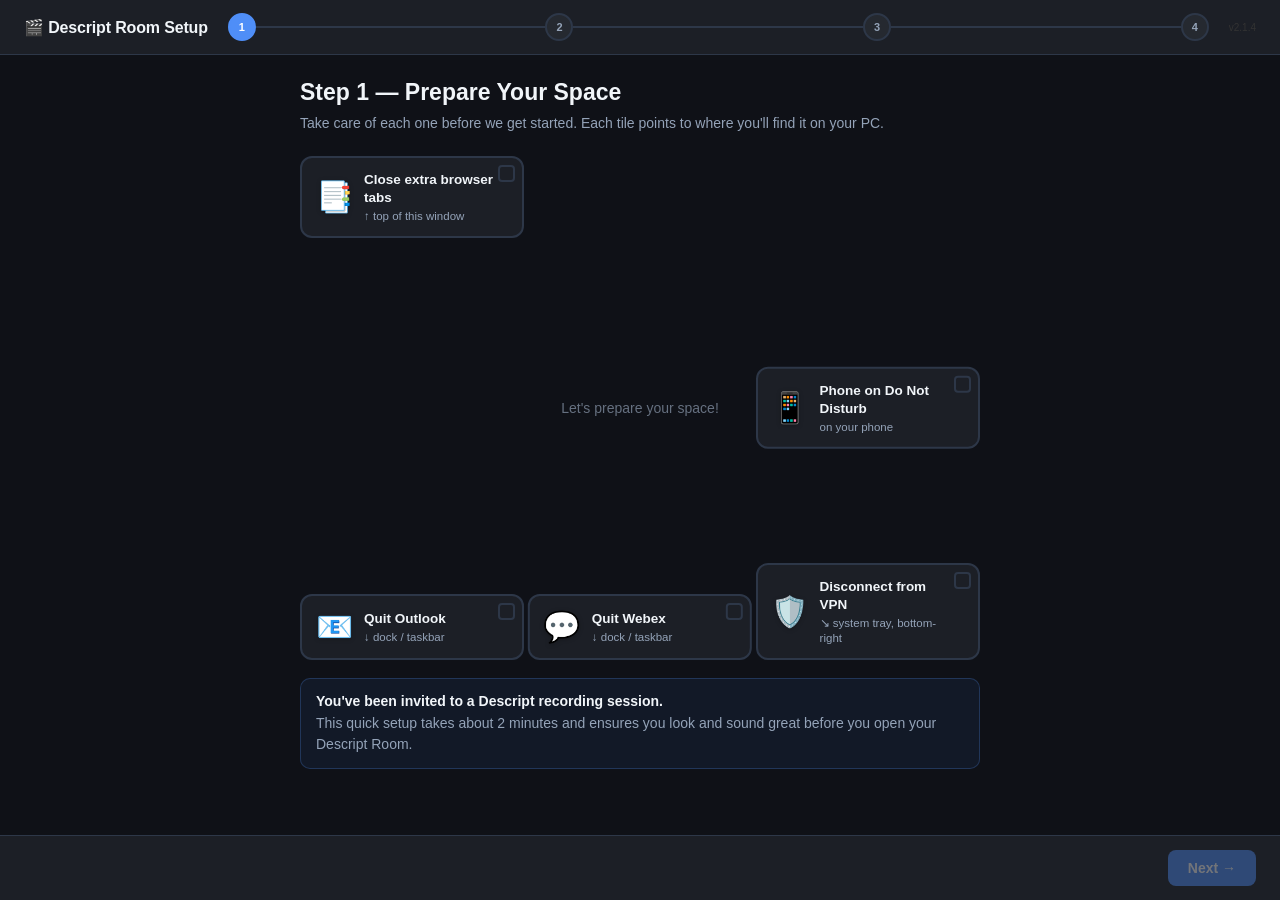
<file: descript.html>
<!DOCTYPE html>
<html lang="en">
<head>
  <meta charset="UTF-8">
  <meta name="viewport" content="width=device-width, initial-scale=1.0">
  <title>Descript Room Setup</title>
  <style>
    *, *::before, *::after { box-sizing: border-box; margin: 0; padding: 0; }

    :root {
      --bg:       #0f1117;
      --surf:     #1c1f26;
      --surf2:    #252930;
      --accent:   #4f8ef7;
      --accent2:  #6ba3ff;
      --success:  #22c55e;
      --warn:     #f59e0b;
      --danger:   #ef4444;
      --text:     #f1f5f9;
      --muted:    #94a3b8;
      --border:   #2d3748;
      --radius:   12px;
    }

    body {
      font-family: -apple-system, BlinkMacSystemFont, 'Segoe UI', Roboto, sans-serif;
      background: var(--bg); color: var(--text);
      height: 100vh; display: flex; flex-direction: column; overflow: hidden;
    }

    /* ── HEADER ── */
    header {
      background: var(--surf); border-bottom: 1px solid var(--border);
      padding: 13px 24px; display: flex; align-items: center; gap: 20px; flex-shrink: 0;
    }
    header h1 { font-size: 16px; font-weight: 700; white-space: nowrap; letter-spacing: -0.01em; }

    /* ── STEP BAR ── */
    .step-bar { display: flex; align-items: center; flex: 1; overflow: hidden; }
    .pip {
      width: 28px; height: 28px; border-radius: 50%;
      display: flex; align-items: center; justify-content: center;
      font-size: 11px; font-weight: 700; flex-shrink: 0;
      background: var(--surf2); border: 2px solid var(--border); color: var(--muted);
      transition: all 0.25s;
    }
    .pip.active { background: var(--accent); border-color: var(--accent); color: #fff; }
    .pip.done   { background: var(--success); border-color: var(--success); color: #fff; }
    .connector  { flex: 1; height: 2px; background: var(--border); transition: background 0.25s; }
    .connector.done { background: var(--success); }

    /* ── MAIN / FOOTER ── */
    main { flex: 1; overflow-y: auto; display: flex; justify-content: center; padding: 24px 20px; }
    .content { width: 100%; max-width: 680px; }
    footer {
      border-top: 1px solid var(--border); background: var(--surf);
      padding: 13px 24px; display: flex; justify-content: space-between;
      align-items: center; flex-shrink: 0;
    }

    /* ── TYPE ── */
    .step-title { font-size: 23px; font-weight: 700; line-height: 1.2; margin-bottom: 5px; }
    .step-sub   { color: var(--muted); font-size: 14px; line-height: 1.6; margin-bottom: 22px; }
    .sec-label  {
      font-size: 10px; font-weight: 700; text-transform: uppercase; letter-spacing: 0.08em;
      color: var(--muted); margin: 18px 0 8px;
    }

    /* ── CHECK ROWS ── */
    .checklist { display: flex; flex-direction: column; gap: 9px; }
    .check-row {
      display: flex; align-items: flex-start; gap: 12px;
      padding: 13px 15px; background: var(--surf);
      border: 2px solid var(--border); border-radius: 10px;
      cursor: pointer; transition: border-color 0.15s, background 0.15s; user-select: none;
    }
    .check-row:hover { border-color: var(--accent); }
    .check-row.on { border-color: var(--success); background: rgba(34,197,94,0.07); }
    .cbox {
      width: 21px; height: 21px; border-radius: 5px;
      border: 2px solid var(--border);
      display: flex; align-items: center; justify-content: center;
      flex-shrink: 0; margin-top: 1px; font-size: 12px; font-weight: 700; transition: all 0.15s;
    }
    .check-row.on .cbox { background: var(--success); border-color: var(--success); color: #fff; }
    .crow-title { font-weight: 600; font-size: 15px; line-height: 1.3; }
    .crow-desc  { font-size: 13px; color: var(--muted); margin-top: 2px; }

    /* ── PREP STAGE (scattered confirmation chips) ── */
    .prep-stage {
      position: relative;
      min-height: clamp(420px, 56vh, 520px);
      max-width: 100%;
      margin: 14px auto 4px;
    }
    .prep-stage-hint {
      position: absolute; top: 50%; left: 50%;
      transform: translate(-50%, -50%);
      color: var(--muted); font-size: 14px;
      text-align: center; pointer-events: none;
      opacity: 0.65; max-width: 200px;
      font-weight: 500;
    }
    .prep-chip {
      position: absolute;
      width: clamp(190px, 33%, 230px);
      background: var(--surf);
      border: 2px solid var(--border);
      border-radius: 12px;
      padding: 13px 14px;
      cursor: pointer; user-select: none;
      display: flex; align-items: center; gap: 12px;
      transition: border-color 0.15s, background 0.15s;
      z-index: 2;
    }
    .prep-chip:hover { border-color: var(--accent); }
    .prep-chip.on    { border-color: var(--success); background: rgba(34,197,94,0.08); }
    .prep-chip-icon {
      font-size: 30px; line-height: 1;
      flex-shrink: 0;
      width: 36px; height: 36px;
      display: flex; align-items: center; justify-content: center;
      filter: drop-shadow(0 1px 2px rgba(0,0,0,0.25));
    }
    .prep-chip-body { flex: 1; min-width: 0; padding-right: 14px; }
    .prep-chip .cbox {
      position: absolute;
      top: 7px; right: 7px;
      width: 17px; height: 17px;
      border-radius: 4px;
      border: 2px solid var(--border);
      display: flex; align-items: center; justify-content: center;
      flex-shrink: 0; margin-top: 0;
      font-size: 10px; font-weight: 700;
      transition: all 0.15s;
    }
    .prep-chip.on .cbox { background: var(--success); border-color: var(--success); color: #fff; }
    .prep-chip-title { font-weight: 600; font-size: 13.5px; line-height: 1.3; }
    .prep-chip-arrow { font-size: 11.5px; color: var(--muted); margin-top: 3px; line-height: 1.25; }
    .prep-chip.on .prep-chip-arrow { color: var(--success); opacity: 0.8; }

    .pp-top-left  { top: 0;    left: 0; }
    .pp-top-right { top: 0;    right: 0; }
    .pp-mid-left  { top: 50%;  left: 0;   transform: translateY(-50%); }
    .pp-mid-right { top: 50%;  right: 0;  transform: translateY(-50%); }
    .pp-bot-left  { bottom: 0; left: 0; }
    .pp-bot-mid   { bottom: 0; left: 50%; transform: translateX(-50%); }
    .pp-bot-right { bottom: 0; right: 0; }

    /* On wide viewports, let the prep stage break out of .content's 680px cap
       so chips spread across the screen instead of clustering in the middle. */
    @media (min-width: 900px) {
      .prep-stage {
        width: min(96vw, 1000px);
        margin-left: 50%;
        transform: translateX(-50%);
      }
    }

    @media (max-width: 620px) {
      .prep-stage { min-height: 0; }
      .prep-stage-hint { display: none; }
      .prep-chip {
        position: static; width: 100%;
        margin-bottom: 10px;
        transform: none !important;
      }
    }

    /* ── BUTTONS ── */
    .btn {
      padding: 10px 20px; border-radius: 8px; border: none;
      font-size: 14px; font-weight: 600; cursor: pointer;
      display: inline-flex; align-items: center; gap: 7px;
      transition: all 0.15s; text-decoration: none; white-space: nowrap;
    }
    .btn:disabled { opacity: 0.38; cursor: not-allowed; pointer-events: none; }
    .btn-primary { background: var(--accent); color: #fff; }
    .btn-primary:hover:not(:disabled) { background: var(--accent2); transform: translateY(-1px); }
    .btn-success { background: var(--success); color: #fff; }
    .btn-success:hover:not(:disabled) { background: #16a34a; transform: translateY(-1px); }
    .btn-ghost   { background: var(--surf2); color: var(--text); border: 1px solid var(--border); }
    .btn-ghost:hover:not(:disabled) { border-color: var(--accent); }

    /* ── CARD / INFO ── */
    .card { background: var(--surf); border: 1px solid var(--border); border-radius: var(--radius); padding: 16px; }
    .info-box {
      background: rgba(79,142,247,0.07); border: 1px solid rgba(79,142,247,0.24);
      border-radius: 10px; padding: 12px 15px;
      font-size: 14px; color: var(--muted); line-height: 1.55; margin-top: 12px;
    }
    .info-box strong { color: var(--text); }

    /* ── VIDEO ── */
    .vid-wrap {
      position: relative; width: 100%; aspect-ratio: 16/9;
      background: #000; border-radius: var(--radius); overflow: hidden; margin-bottom: 14px;
    }
    .vid-wrap video { width: 100%; height: 100%; object-fit: cover; transform: scaleX(-1); display: block; }
    .vid-overlay {
      position: absolute; inset: 0;
      display: flex; align-items: center; justify-content: center; pointer-events: none;
    }
    .cam-loading {
      position: absolute; inset: 0; background: #000;
      display: flex; flex-direction: column; align-items: center;
      justify-content: center; gap: 11px; font-size: 14px; color: var(--muted);
    }
    .spinner {
      width: 26px; height: 26px;
      border: 3px solid var(--border); border-top-color: var(--accent);
      border-radius: 50%; animation: spin 0.7s linear infinite;
    }
    @keyframes spin { to { transform: rotate(360deg); } }

    /* ── AUDIO METER ── */
    .meter-track { height: 22px; background: var(--surf2); border-radius: 11px; overflow: hidden; position: relative; }
    .meter-fill {
      height: 100%; width: 2%; border-radius: 11px;
      background: linear-gradient(90deg, #22c55e 0%, #86efac 55%, #f59e0b 80%, #ef4444 100%);
      transition: width 0.04s linear;
    }
    .meter-lbl {
      position: absolute; inset: 0; display: flex; align-items: center; padding: 0 12px;
      font-size: 12px; font-weight: 600; color: rgba(255,255,255,0.8);
      text-shadow: 0 1px 3px rgba(0,0,0,0.6); pointer-events: none;
    }

    /* ── DEVICE ROWS ── */
    .dev-row {
      display: flex; align-items: center; gap: 10px;
      padding: 11px 14px; background: var(--surf2); border-radius: 10px; margin-bottom: 8px;
    }
    .sdot { width: 10px; height: 10px; border-radius: 50%; flex-shrink: 0; }
    .sdot.green { background: var(--success); box-shadow: 0 0 7px var(--success); }
    .dev-info { flex: 1; min-width: 0; }
    .dev-name { font-size: 14px; font-weight: 600; }
    .dev-sub  { font-size: 12px; color: var(--muted); margin-top: 1px; overflow: hidden; text-overflow: ellipsis; white-space: nowrap; }
    .dev-sel {
      background: var(--surf); color: var(--text);
      border: 1px solid var(--border); border-radius: 6px;
      padding: 5px 8px; font-size: 12px; max-width: 200px; flex-shrink: 0;
    }

    /* ── BRIGHTNESS ── */
    .bright-result { display: flex; align-items: center; gap: 10px; padding: 10px 13px; border-radius: 8px; font-size: 14px; }
    .bright-result.good      { background: rgba(34,197,94,0.1);   border: 1px solid var(--success); }
    .bright-result.error     { background: rgba(239,68,68,0.1);   border: 1px solid var(--danger);  }
    .bright-result.warn      { background: rgba(245,158,11,0.12); border: 1px solid var(--warn);    }
    .bright-result.warn-mild { background: rgba(245,158,11,0.06); border: 1px solid rgba(245,158,11,0.4); }
    .bright-result.info      { background: rgba(79,142,247,0.07); border: 1px solid rgba(79,142,247,0.3); }
    .bright-icon  { font-size: 20px; }
    .bright-title { font-weight: 600; line-height: 1.2; }
    .bright-sub   { font-size: 12px; color: var(--muted); }

    /* ── BACKGROUND SELECTOR ── */
    .bg-selector { display: flex; gap: 8px; flex-wrap: wrap; align-items: flex-start; }
    .bg-opt {
      width: 88px; height: 54px; border-radius: 8px; border: 2px solid var(--border);
      background: var(--surf2); background-size: cover; background-position: center;
      cursor: pointer; position: relative; overflow: hidden;
      display: flex; flex-direction: column; align-items: center; justify-content: center;
      gap: 3px; transition: border-color .15s, box-shadow .15s;
      color: var(--text); padding: 0; flex-shrink: 0;
    }
    .bg-opt:hover     { border-color: var(--accent); }
    .bg-opt.bg-active { border-color: var(--accent); box-shadow: 0 0 0 2px rgba(79,142,247,0.4); }
    .bg-opt-lbl {
      font-size: 10px; font-weight: 600;
      background: rgba(0,0,0,0.65); padding: 2px 5px; border-radius: 3px;
      white-space: nowrap; position: absolute; bottom: 4px;
    }

    /* ── COMPLETION ── */
    .completion { text-align: center; padding: 44px 20px; }
    .completion .big-icon { font-size: 70px; margin-bottom: 14px; }
    .completion h2 { font-size: 26px; font-weight: 700; margin-bottom: 10px; }
    .completion p  { color: var(--muted); font-size: 15px; line-height: 1.6; max-width: 360px; margin: 0 auto; }

    /* ── JITSI FULL-PAGE TAKEOVER ── */
    body.jitsi-mode header,
    body.jitsi-mode footer { display: none !important; }
    body.jitsi-mode main   { padding: 0; }
    body.jitsi-mode .content { max-width: none; width: 100%; height: 100%;
                               display: flex; flex-direction: column; }
    .jitsi-bar {
      display: flex; align-items: center; gap: 8px; flex-shrink: 0;
      padding: 7px 12px;
      background: rgba(15,17,23,0.97);
      border-bottom: 1px solid var(--border);
    }
    .jitsi-bar code {
      flex: 1; font-size: 11px; color: var(--muted);
      background: var(--surf2); padding: 5px 9px;
      border-radius: 6px; border: 1px solid var(--border);
      overflow: hidden; text-overflow: ellipsis; white-space: nowrap; min-width: 0;
    }

    /* ── CALL LAYOUT ── */
    #call-area {
      flex: 1; position: relative; background: #000; overflow: hidden;
      display: flex; align-items: center; justify-content: center;
    }
    #call-gallery {
      display: grid; gap: 6px; padding: 6px;
      width: 100%; height: 100%; grid-template-columns: 1fr;
    }
    #call-gallery.tiles-2 { grid-template-columns: 1fr 1fr; }
    #call-gallery.tiles-3 { grid-template-columns: 1fr 1fr; }
    #call-gallery.tiles-4 { grid-template-columns: 1fr 1fr; }
    .gallery-tile {
      position: relative; background: #111; border-radius: 8px; overflow: hidden;
      display: flex; align-items: center; justify-content: center; cursor: pointer;
    }
    .gallery-tile video { width: 100%; height: 100%; object-fit: cover; display: block; }
    .gallery-tile video.mirror { transform: scaleX(-1); }
    .gallery-tile .tile-label {
      position: absolute; bottom: 8px; left: 10px;
      background: rgba(0,0,0,0.6); color: #fff;
      font-size: 12px; font-weight: 600; padding: 3px 10px; border-radius: 20px; pointer-events: none;
    }
    .gallery-tile .tile-placeholder { color: #555; font-size: 14px; text-align: center; padding: 20px; }
    /* Focus mode */
    #focus-wrap { display: flex; flex-direction: column; width: 100%; height: 100%; }
    #focus-main { flex: 1; position: relative; background: #000; overflow: hidden; }
    #focus-main video { width: 100%; height: 100%; object-fit: contain; display: block; }
    #focus-main video.mirror { transform: scaleX(-1); }
    #focus-main .tile-label {
      position: absolute; bottom: 12px; left: 12px;
      background: rgba(0,0,0,0.6); color: #fff;
      font-size: 13px; font-weight: 600; padding: 4px 12px; border-radius: 20px; pointer-events: none;
    }
    #focus-strip {
      display: flex; gap: 4px; padding: 4px;
      background: #0a0a0a; flex-shrink: 0; overflow-x: auto; height: 100px;
    }
    .strip-tile {
      position: relative; flex-shrink: 0; width: 140px; height: 100%;
      background: #111; border-radius: 6px; overflow: hidden; cursor: pointer;
      border: 2px solid transparent; transition: border-color .15s;
    }
    .strip-tile:hover { border-color: var(--accent); }
    .strip-tile.active { border-color: var(--accent); box-shadow: 0 0 0 1px var(--accent); }
    .strip-tile video { width: 100%; height: 100%; object-fit: cover; display: block; }
    .strip-tile video.mirror { transform: scaleX(-1); }
    .strip-tile .tile-label {
      position: absolute; bottom: 3px; left: 5px;
      background: rgba(0,0,0,0.6); color: #fff;
      font-size: 10px; font-weight: 600; padding: 1px 6px; border-radius: 10px; pointer-events: none;
    }
    #main-placeholder {
      position: absolute; inset: 0;
      display: flex; align-items: center; justify-content: center;
      color: #444; font-size: 15px;
    }
    /* Toolbar */
    .call-toolbar {
      display: flex; align-items: center; justify-content: center;
      gap: 10px; flex-shrink: 0; padding: 10px 14px;
      background: rgba(15,17,23,0.97); border-top: 1px solid var(--border);
    }
    .call-toolbar .spacer { flex: 1; }
    .tb-btn {
      display: flex; flex-direction: column; align-items: center; gap: 3px;
      background: rgba(255,255,255,0.08); border: none; border-radius: 10px;
      color: #fff; cursor: pointer; padding: 8px 14px; min-width: 64px;
      font-size: 11px; font-weight: 500; transition: background .15s;
    }
    .tb-btn:hover { background: rgba(255,255,255,0.16); }
    .tb-btn .tb-icon { font-size: 20px; line-height: 1; }
    .tb-btn.active  { background: var(--danger); }
    .tb-btn.end     { background: #c0392b; }
    .tb-btn.end:hover { background: #e74c3c; }
    /* Background panel in call */
    #bg-panel {
      flex-shrink: 0; padding: 8px 12px;
      background: var(--surf); border-top: 1px solid var(--border);
      display: none;
    }
    #bg-panel.open { display: block; }

    /* ── RESPONSIVE ── */
    @media (max-width: 560px) {
      .step-title { font-size: 19px; }
      .pip        { width: 22px; height: 22px; font-size: 10px; }
    }
  </style>
  <script>if (navigator.mediaDevices && navigator.mediaDevices.getDisplayMedia) window._nativeGDM = navigator.mediaDevices.getDisplayMedia.bind(navigator.mediaDevices);</script>
</head>
<body>

<header>
  <h1>🎬 Descript Room Setup</h1>
  <div class="step-bar" id="step-bar"></div>
  <span style="font-size:10px;color:#333;cursor:default;margin-left:auto;flex-shrink:0" onclick="S.step=3;render();">v2.1.4</span>
</header>

<main>
  <div class="content" id="content"></div>
</main>

<footer>
  <button class="btn btn-ghost" id="btn-back" onclick="nav(-1)" style="visibility:hidden">← Back</button>
  <button class="btn btn-primary" id="btn-next" onclick="nav(1)">Next →</button>
</footer>

<script>
/* =============================================================
   STATE
   ============================================================= */
/* HTML-escape for values interpolated into innerHTML templates */
function esc(s) {
  return String(s ?? '')
    .replace(/&/g,'&amp;').replace(/</g,'&lt;').replace(/>/g,'&gt;')
    .replace(/"/g,'&quot;').replace(/'/g,'&#39;');
}

/* Only https Descript links are accepted from the query string */
function sanitizeRoomUrl(raw) {
  try {
    const u = new URL(String(raw).trim());
    if (u.protocol !== 'https:') return null;
    if (u.hostname !== 'descript.com' && !u.hostname.endsWith('.descript.com')) return null;
    return u.href;
  } catch(e) { return null; }
}

/* Parse ?url= from URL (the Descript Room link) — validated so a crafted
   link can't inject markup or auto-redirect somewhere unexpected */
const _urlRoom = sanitizeRoomUrl(new URLSearchParams(location.search).get('url') || '') || '';
const _isMac = /Mac/i.test(navigator.platform);

const S = {
  step: 0, STEPS: 4,
  /* step-0 prep order: [tabs, Outlook, Webex, phoneDND, VPN] */
  checks: [false, false, false, false, false],
  stream:   null,
  audioCtx: null, analyser: null, rafId: null,
  dev: { allAudio: [], allVideo: [], curAudioId: null, curVideoId: null },
  brightness: null, bgType: 'none', blurRadius: 16,
  room: _urlRoom,
};

/* =============================================================
   VIRTUAL BACKGROUND
   ============================================================= */
const BG_OPTIONS = [
  { id: 'none',  label: 'Off',           src: null,             icon: '✕'  },
  { id: 'blur',  label: 'Blur',          src: null,             icon: '🌫' },
  { id: 'pega1', label: 'Pega Classic',  src: 'bg-pega-1.png', icon: null },
  { id: 'pega2', label: 'Pega Abstract', src: 'bg-pega-2.png', icon: null },
];

class VirtualBgEffect {
  constructor(type, imageSrc, blurRadius) {
    this.type = type; this.imageSrc = imageSrc; this.blurRadius = blurRadius || 16;
    this._running = false; this._seg = null; this._video = null;
    this._canvas = null; this._ctx = null; this._bgImg = null;
    this._outStream = null; this._rafId = null;
  }
  async startEffect(stream) {
    this._seg = await VirtualBgEffect._getSegmenter();
    if (this.type === 'image' && this.imageSrc) {
      this._bgImg = await new Promise((res, rej) => {
        const img = new Image();
        img.onload = () => res(img);
        img.onerror = () => rej(new Error('Could not load: ' + this.imageSrc));
        img.src = this.imageSrc;
      });
    }
    const video = document.createElement('video');
    video.srcObject = stream; video.muted = true; video.autoplay = true; video.playsInline = true;
    await new Promise(res => { video.onloadedmetadata = res; setTimeout(res, 2000); });
    await video.play().catch(() => {});
    const W = video.videoWidth || 1280, H = video.videoHeight || 720;
    const canvas = document.createElement('canvas');
    canvas.width = W; canvas.height = H;
    this._video = video; this._canvas = canvas; this._ctx = canvas.getContext('2d');
    this._running = true;
    this._seg.onResults(r => this._onResults(r));
    this._scheduleFrame();
    this._outStream = canvas.captureStream(30);
    return this._outStream;
  }
  _scheduleFrame() {
    if (!this._running || !this._seg || !this._video) return;
    this._rafId = requestAnimationFrame(() => {
      this._seg.send({ image: this._video }).catch(() => {}).finally(() => this._scheduleFrame());
    });
  }
  _onResults(results) {
    if (!this._running || !this._ctx) return;
    const ctx = this._ctx, W = this._canvas.width, H = this._canvas.height;
    ctx.clearRect(0, 0, W, H);
    if (this.type === 'blur') {
      const r = this.blurRadius;
      ctx.filter = 'blur(' + r + 'px)';
      ctx.drawImage(results.image, -r * 1.5, -r * 1.5, W + r * 3, H + r * 3);
      ctx.filter = 'none';
    } else if (this.type === 'image' && this._bgImg) {
      const s  = Math.max(W / this._bgImg.naturalWidth, H / this._bgImg.naturalHeight);
      const sw = this._bgImg.naturalWidth * s, sh = this._bgImg.naturalHeight * s;
      ctx.save(); ctx.translate(W, 0); ctx.scale(-1, 1);
      ctx.drawImage(this._bgImg, (W - sw) / 2, (H - sh) / 2, sw, sh);
      ctx.restore();
    } else {
      ctx.drawImage(results.image, 0, 0, W, H);
    }
    const tmp = document.createElement('canvas');
    tmp.width = W; tmp.height = H;
    const tCtx = tmp.getContext('2d');
    tCtx.drawImage(results.segmentationMask, 0, 0, W, H);
    tCtx.globalCompositeOperation = 'source-in';
    tCtx.drawImage(results.image, 0, 0, W, H);
    ctx.drawImage(tmp, 0, 0);
  }
  stopEffect() {
    this._running = false;
    if (this._rafId)     { cancelAnimationFrame(this._rafId); this._rafId = null; }
    if (this._outStream) { this._outStream.getTracks().forEach(t => t.stop()); this._outStream = null; }
    if (this._seg)       { this._seg.onResults(() => {}); }
    this._video = null; this._canvas = null; this._ctx = null;
  }
  isEnabled() { return this._running; }
  static _promise = null;
  static _getSegmenter() {
    if (!VirtualBgEffect._promise) VirtualBgEffect._promise = VirtualBgEffect._load();
    return VirtualBgEffect._promise;
  }
  static async _load() {
    if (!window.SelfieSegmentation) {
      await loadScript('https://cdn.jsdelivr.net/npm/@mediapipe/selfie_segmentation/selfie_segmentation.js');
    }
    if (!window.SelfieSegmentation) throw new Error('SelfieSegmentation failed to load');
    const seg = new window.SelfieSegmentation({
      locateFile: f => `https://cdn.jsdelivr.net/npm/@mediapipe/selfie_segmentation/${f}`,
    });
    seg.setOptions({ modelSelection: 1 });
    seg.onResults(() => {});
    try { await seg.initialize(); } catch(e) {}
    return seg;
  }
}

let _previewEffect = null;

function loadScript(src) {
  return new Promise((res, rej) => {
    if (document.querySelector(`script[src="${src}"]`)) { res(); return; }
    const s = document.createElement('script');
    s.src = src; s.onload = res; s.onerror = rej;
    document.head.appendChild(s);
  });
}

/* =============================================================
   STEP BAR
   ============================================================= */
function renderBar() {
  const bar = document.getElementById('step-bar');
  bar.innerHTML = '';
  for (let i = 0; i < S.STEPS; i++) {
    if (i > 0) {
      const c = document.createElement('div');
      c.className = 'connector' + (i <= S.step ? ' done' : '');
      bar.appendChild(c);
    }
    const p = document.createElement('div');
    p.className = 'pip' + (i === S.step ? ' active' : i < S.step ? ' done' : '');
    p.textContent = i < S.step ? '✓' : String(i + 1);
    bar.appendChild(p);
  }
}

/* =============================================================
   NAVIGATION
   ============================================================= */
function nav(dir) {
  if (dir === 1 && S.step === 3) { joinRoom(); return; }
  S.step = Math.max(0, Math.min(S.STEPS - 1, S.step + dir));
  render();
}

function updateNav() {
  const back = document.getElementById('btn-back');
  const next = document.getElementById('btn-next');
  back.style.visibility = S.step === 0 ? 'hidden' : 'visible';
  next.className = S.step === 3 ? 'btn btn-success' : 'btn btn-primary';
  next.textContent = S.step === 3 ? 'Open Room →' : 'Next →';
  if (S.step === 0) {
    next.disabled = !S.checks.every(Boolean);
  } else {
    next.disabled = false;
  }
}

/* =============================================================
   RENDER DISPATCH
   ============================================================= */
function render() {
  renderBar();
  updateNav();
  const el = document.getElementById('content');
  if      (S.step === 0) { el.innerHTML = renderStep0(); bindChecks(el); }
  else if (S.step === 1) { renderStep1(el); }
  else if (S.step === 2) { renderStep2(el); }
  else if (S.step === 3) { el.innerHTML = renderStep3(); }
}

/* =============================================================
   STEP 0 — CLOSE DISTRACTIONS
   ============================================================= */
function bindChecks(root) {
  root.querySelectorAll('.check-row[data-i], .prep-chip[data-i]').forEach(row => {
    row.addEventListener('click', () => {
      const i = +row.dataset.i;
      S.checks[i] = !S.checks[i];
      row.classList.toggle('on', S.checks[i]);
      row.querySelector('.cbox').textContent = S.checks[i] ? '✓' : '';
      updateNav();
    });
  });
}

function crow(i, title, desc) {
  const on = S.checks[i] ?? false;
  return `<div class="check-row${on?' on':''}" data-i="${i}">
    <div class="cbox">${on?'✓':''}</div>
    <div><div class="crow-title">${title}</div><div class="crow-desc">${desc}</div></div>
  </div>`;
}

function prepChip(i, icon, title, arrow, posClass) {
  const on = S.checks[i] ?? false;
  return `<div class="prep-chip ${posClass}${on?' on':''}" data-i="${i}">
    <div class="prep-chip-icon">${icon}</div>
    <div class="prep-chip-body">
      <div class="prep-chip-title">${title}</div>
      <div class="prep-chip-arrow">${arrow}</div>
    </div>
    <div class="cbox">${on?'✓':''}</div>
  </div>`;
}

function prepStageHtml() {
  const vpnPos   = _isMac ? 'pp-top-right' : 'pp-bot-right';
  const vpnArrow = _isMac
    ? '↗ menu bar, top-right'
    : '↘ system tray, bottom-right';
  return `
  <div class="prep-stage">
    <div class="prep-stage-hint">Let's prepare your space!</div>
    ${prepChip(0, '📑',  'Close extra browser tabs', '↑ top of this window', 'pp-top-left')}
    ${prepChip(1, '📧',  'Quit Outlook',             '↓ dock / taskbar',     'pp-bot-left')}
    ${prepChip(2, '💬', 'Quit Webex',               '↓ dock / taskbar',     'pp-bot-mid')}
    ${prepChip(3, '📱', 'Phone on Do Not Disturb',  'on your phone',        'pp-mid-right')}
    ${prepChip(4, '🛡️', 'Disconnect from VPN',      vpnArrow,                vpnPos)}
  </div>`;
}

function detectBrowser() {
  const ua = navigator.userAgent;
  if (/Firefox\//i.test(ua)) return 'Firefox';
  if (/Edg\//i.test(ua))     return 'Edge';
  if (/Chrome\//i.test(ua))  return 'Chrome';
  if (/Safari\//i.test(ua))  return 'Safari';
  return 'Unknown';
}

function renderStep0() {
  const browser = detectBrowser();
  const isSupported = (browser === 'Chrome' || browser === 'Firefox');
  const browserNote = isSupported
    ? ''
    : '<div style="margin-top:14px;padding:10px 14px;background:rgba(245,158,11,0.1);border:1px solid var(--warn);border-radius:8px;font-size:13px;color:var(--warn)">'
      + '⚠️ You appear to be using <strong>' + browser + '</strong>. If you run into issues with your camera or call, '
      + 'try switching to <strong>Chrome</strong> or <strong>Firefox</strong> — they work best with this app.'
      + '</div>';

  return `
  <div>
    <div class="step-title">Step 1 — Prepare Your Space</div>
    <div class="step-sub">Take care of each one before we get started. Each tile points to where you'll find it on your ${_isMac ? 'Mac' : 'PC'}.</div>
    ${prepStageHtml()}
    ${browserNote}
    <div class="info-box" style="margin-top:18px">
      <strong>You've been invited to a Descript recording session.</strong><br>
      This quick setup takes about 2 minutes and ensures you look and sound great before you open your Descript Room.
    </div>
  </div>`;
}

/* =============================================================
   STEP 1 — CAMERA & AUDIO
   ============================================================= */
function renderStep1(el) {
  el.innerHTML = `
  <div>
    <div class="step-title">Step 2 — Camera &amp; Audio</div>
    <div class="step-sub">Check your camera preview and make sure your microphone is picking up your voice.</div>

    <div class="vid-wrap">
      <video id="guest-video" autoplay playsinline muted></video>
      <div class="cam-loading" id="cam-loading">
        <div class="spinner"></div><span>Starting camera…</span>
      </div>
    </div>

    <div id="dev-area"></div>

    <div class="sec-label">Microphone Level</div>
    <div class="meter-track">
      <div class="meter-fill" id="audio-fill"></div>
      <div class="meter-lbl">Speak to test your microphone</div>
    </div>
  </div>`;

  initStream(el);
}

async function initStream(el) {
  if (S.stream) {
    attachStream('guest-video');
    renderDevArea();
    startAudioMon();
    return;
  }
  let videoStream = null, audioStream = null;
  try {
    async function tryGetTrack(constraints, retries = 2) {
      for (let i = 0; i <= retries; i++) {
        if (i > 0) await new Promise(r => setTimeout(r, i * 800));
        try { return await navigator.mediaDevices.getUserMedia(constraints); }
        catch(e) { if (e.name !== 'NotReadableError' && e.name !== 'TrackStartError') throw e; }
      }
      return null;
    }

    const ld = document.getElementById('cam-loading');
    if (ld) { const sp = ld.querySelector('span'); if (sp) sp.textContent = 'Starting camera…'; }

    videoStream =
      await tryGetTrack({ video: { width:{ideal:1920}, height:{ideal:1080}, frameRate:{ideal:30} }, audio: false }) ||
      await tryGetTrack({ video: { width:{ideal:1280}, height:{ideal:720},  frameRate:{ideal:30} }, audio: false }) ||
      await tryGetTrack({ video: true, audio: false });

    if (ld) { const sp = ld.querySelector('span'); if (sp) sp.textContent = 'Starting microphone…'; }
    audioStream = await tryGetTrack({ video: false, audio: true });

    if (!videoStream && !audioStream) throw new Error('Could not access camera or microphone.');

    const devices = await navigator.mediaDevices.enumerateDevices();
    S.dev.allAudio = devices.filter(d => d.kind === 'audioinput');
    S.dev.allVideo = devices.filter(d => d.kind === 'videoinput');

    const tracks = [
      ...(videoStream ? videoStream.getVideoTracks() : []),
      ...(audioStream ? audioStream.getAudioTracks() : []),
    ];
    S.stream = new MediaStream(tracks);

    const vt = S.stream.getVideoTracks()[0];
    const at = S.stream.getAudioTracks()[0];
    S.dev.curVideoId = vt?.getSettings().deviceId;
    S.dev.curAudioId = at?.getSettings().deviceId;

    attachStream('guest-video');
    renderDevArea();
    startAudioMon();

  } catch(err) {
    /* Release any half-acquired tracks so the camera light doesn't stay on */
    if (videoStream) videoStream.getTracks().forEach(t => t.stop());
    if (audioStream) audioStream.getTracks().forEach(t => t.stop());
    const ld = document.getElementById('cam-loading');
    if (!ld) return;
    let msg = 'Could not access camera or microphone.';
    let hint = 'Check your browser\'s site permissions and try again.';
    if (err.name === 'NotAllowedError' || err.name === 'PermissionDeniedError') {
      msg  = 'Permission denied.';
      hint = 'Click the camera icon in your browser\'s address bar and choose <strong>Allow</strong>, then reload the page.';
    } else if (err.name === 'NotFoundError') {
      msg  = 'No camera or microphone found.';
      hint = 'Make sure your webcam and headset are plugged in, then reload.';
    } else if (err.name === 'NotReadableError' || err.name === 'TrackStartError') {
      msg  = 'Camera is in use by another app.';
      hint = 'Your webcam can only be used by one app at a time. '
           + '<strong>Close any of these that might be open:</strong>'
           + '<ul style="margin:8px 0 0 16px;text-align:left;line-height:1.8">'
           + '<li>Webex / Zoom / Teams</li>'
           + '<li>OBS / Camtasia / Loom</li>'
           + '<li>Windows Camera app</li>'
           + '<li>Any other video call or recording app</li>'
           + '</ul>'
           + 'After closing them, click Reload below.';
    }
    ld.innerHTML = `
      <div style="text-align:center;padding:14px 20px">
        <div style="font-size:28px;margin-bottom:8px">⚠️</div>
        <div style="color:var(--danger);font-weight:600;margin-bottom:6px">${msg}</div>
        <div style="color:var(--muted);font-size:13px;line-height:1.5">${hint}</div>
        <button class="btn btn-ghost" onclick="location.reload()"
                style="margin-top:14px;font-size:13px">↺ Reload page</button>
      </div>`;
  }
}

function attachStream(id) {
  const el = document.getElementById(id);
  if (!el || !S.stream) return;
  const useCanvas = _previewEffect && _previewEffect._outStream;
  el.srcObject = useCanvas ? _previewEffect._outStream : S.stream;
  el.onloadedmetadata = () => {
    const ld = document.getElementById('cam-loading');
    if (ld) ld.style.display = 'none';
  };
}

function renderDevArea() {
  const area = document.getElementById('dev-area');
  if (!area) return;

  const curVidLabel = S.dev.allVideo.find(d => d.deviceId === S.dev.curVideoId)?.label || 'Default camera';
  const curAudLabel = S.dev.allAudio.find(d => d.deviceId === S.dev.curAudioId)?.label || 'Default microphone';

  const vidOpts = S.dev.allVideo.map(d =>
    `<option value="${d.deviceId}"${d.deviceId === S.dev.curVideoId ? ' selected' : ''}>${d.label || 'Camera'}</option>`
  ).join('');
  const audOpts = S.dev.allAudio.map(d =>
    `<option value="${d.deviceId}"${d.deviceId === S.dev.curAudioId ? ' selected' : ''}>${d.label || 'Microphone'}</option>`
  ).join('');

  area.innerHTML = `
    <div class="sec-label">Camera</div>
    <div class="dev-row">
      <div class="sdot green"></div>
      <div class="dev-info">
        <div class="dev-name">Active Camera</div>
        <div class="dev-sub">${curVidLabel}</div>
      </div>
      ${S.dev.allVideo.length > 1
        ? `<select class="dev-sel" onchange="switchDevices(this.value, S.dev.curAudioId)">${vidOpts}</select>`
        : ''}
    </div>
    <div class="sec-label">Microphone</div>
    <div class="dev-row">
      <div class="sdot green"></div>
      <div class="dev-info">
        <div class="dev-name">Active Microphone</div>
        <div class="dev-sub">${curAudLabel}</div>
      </div>
      ${S.dev.allAudio.length > 1
        ? `<select class="dev-sel" onchange="switchDevices(S.dev.curVideoId, this.value)">${audOpts}</select>`
        : ''}
    </div>`;
}

async function switchDevices(vid, aud) {
  if (_previewEffect) { _previewEffect.stopEffect(); _previewEffect = null; }
  const oldStream = S.stream;
  try {
    let newStream;
    try {
      newStream = await navigator.mediaDevices.getUserMedia({
        video: vid ? { deviceId: { exact: vid } } : true,
        audio: aud ? { deviceId: { exact: aud } } : true,
      });
    } catch(e) {
      if (e.name !== 'OverconstrainedError' && e.name !== 'NotFoundError') throw e;
      newStream = await navigator.mediaDevices.getUserMedia({
        video: vid ? { deviceId: { ideal: vid } } : true,
        audio: aud ? { deviceId: { ideal: aud } } : true,
      });
    }
    if (oldStream) oldStream.getTracks().forEach(t => t.stop());
    S.stream = newStream;
    const vt = newStream.getVideoTracks()[0];
    const at = newStream.getAudioTracks()[0];
    S.dev.curVideoId = vt ? (vt.getSettings().deviceId || vid) : vid;
    S.dev.curAudioId = at ? (at.getSettings().deviceId || aud) : aud;
    if (S.audioCtx) { S.audioCtx.close(); S.audioCtx = null; S.analyser = null; }
    attachStream('guest-video');
    renderDevArea();
    startAudioMon();
  } catch(e) {
    alert('Could not switch to that device.\n\n' + e.name + ': ' + e.message);
  }
}

function startAudioMon() {
  if (!S.stream || S.audioCtx) return;
  try {
    /* Cancel any previous meter loop so device switches don't stack chains */
    if (S.rafId) { cancelAnimationFrame(S.rafId); S.rafId = null; }
    S.audioCtx = new (window.AudioContext || window.webkitAudioContext)();
    const src = S.audioCtx.createMediaStreamSource(S.stream);
    S.analyser = S.audioCtx.createAnalyser();
    S.analyser.fftSize = 512;
    src.connect(S.analyser);
    rafAudio();
  } catch(e) { console.warn('Audio monitor:', e); }
}

function rafAudio() {
  if (!S.analyser) { S.rafId = null; return; }
  S.rafId = requestAnimationFrame(rafAudio);
  const buf = new Uint8Array(S.analyser.frequencyBinCount);
  S.analyser.getByteFrequencyData(buf);
  const avg = buf.reduce((a, b) => a + b, 0) / buf.length;
  const pct = Math.min(100, Math.max(2, (avg / 72) * 100));
  const bar = document.getElementById('audio-fill');
  if (bar) bar.style.width = pct + '%';
}

/* =============================================================
   STEP 2 — LIGHTING + BACKGROUND
   ============================================================= */
function renderStep2(el) {
  el.innerHTML = `
  <div>
    <div class="step-title">Step 3 — Lighting &amp; Background</div>
    <div class="step-sub">Fit yourself inside the silhouette, then check your lighting.</div>

    <div class="vid-wrap">
      <video id="guest-video" autoplay playsinline muted></video>
      <div class="vid-overlay">
        <img src="guideline.png" style="width:100%;height:100%;object-fit:cover;mix-blend-mode:screen;opacity:0.85;" alt="">
      </div>
      <div class="cam-loading" id="cam-loading" style="display:none">
        <div class="spinner"></div><span>Starting camera…</span>
      </div>
    </div>

    <div class="sec-label" style="margin-top:16px">Lighting Check</div>
    <div class="card">
      <div style="display:flex;align-items:center;gap:12px;flex-wrap:wrap;margin-bottom:10px">
        <button class="btn btn-ghost" onclick="checkBrightness()" style="font-size:13px">☀️ Analyze Lighting</button>
        <div id="bright-out" style="flex:1">
          ${S.brightness ? brightHtml(S.brightness) : '<span style="font-size:13px;color:var(--muted)">Click to analyze your current lighting</span>'}
        </div>
      </div>
    </div>

    <div class="info-box" style="margin-top:14px">
      <strong>Tips for better home lighting:</strong><br>
      • <strong>Face a light source</strong> — sit facing a window or lamp, not with it behind you<br>
      • <strong>Too dark?</strong> Bring in a desk lamp or ring light and point it at your face<br>
      • <strong>Too bright?</strong> Draw a sheer curtain or move the lamp further back
    </div>
  </div>`;

  attachStream('guest-video');
  VirtualBgEffect._getSegmenter().catch(() => {});
}

function checkBrightness() {
  const rawSrc = (_previewEffect && _previewEffect._video)
    ? _previewEffect._video
    : document.getElementById('guest-video');
  if (!rawSrc || !S.stream) return;
  /* An un-started video paints black and reads as "too dark" — wait for frames */
  if (rawSrc.readyState < 2 || !rawSrc.videoWidth) {
    const out = document.getElementById('bright-out');
    if (out) out.innerHTML = '<span style="font-size:13px;color:var(--muted)">Camera is still starting — give it a second and try again.</span>';
    return;
  }

  const W = 1281, H = 720;
  const c = document.createElement('canvas');
  c.width = W; c.height = H;
  const ctx = c.getContext('2d');
  ctx.translate(W, 0); ctx.scale(-1, 1);
  ctx.drawImage(rawSrc, 0, 0, W, H);
  ctx.setTransform(1, 0, 0, 1, 0, 0);

  const px = ctx.getImageData(0, 0, W, H).data;
  const cw = W / 3, rh = H / 3;
  const sum = [[0,0,0],[0,0,0],[0,0,0]];
  const cnt = [[0,0,0],[0,0,0],[0,0,0]];
  for (let y = 0; y < H; y++) {
    const row = Math.min(2, Math.floor(y / rh));
    for (let x = 0; x < W; x++) {
      const cc = Math.min(2, Math.floor(x / cw));
      const i  = (y * W + x) * 4;
      sum[row][cc] += 0.2126 * px[i] + 0.7152 * px[i+1] + 0.0722 * px[i+2];
      cnt[row][cc]++;
    }
  }
  const avg = sum.map((row, r) => row.map((s, cc) => s / cnt[r][cc]));
  const M = avg[1][1];
  const LABELS = [
    ['upper left corner', 'top of the frame',   'upper right corner'],
    ['left side',         'center',              'right side'],
    ['lower left corner', 'bottom of the frame', 'lower right corner'],
  ];
  const cells = [];
  for (let r = 0; r < 3; r++)
    for (let cc = 0; cc < 3; cc++)
      cells.push({ r, cc, lum: avg[r][cc], label: LABELS[r][cc], isCenter: r===1 && cc===1 });

  const bg     = cells.filter(cell => !cell.isCenter);
  const maxBg  = bg.reduce((a, b) => a.lum > b.lum ? a : b);
  const spread = maxBg.lum - bg.reduce((a, b) => a.lum < b.lum ? a : b).lum;
  const hotDelta = maxBg.lum - M;

  function rate(lum) {
    if (lum < 42)  return -2; if (lum < 66)  return -1;
    if (lum > 212) return  2; if (lum > 188) return  1;
    return 0;
  }
  const rM = rate(M);

  function intensityWord(d) {
    if (d > 80) return 'a lot brighter'; if (d > 50) return 'noticeably brighter';
    return 'a bit brighter';
  }

  function hotHint(cell) {
    const { r, cc } = cell;
    if (r===0&&cc===0) return 'Looks like a window or overhead light up high on your left — closing the blind or scooting slightly right should even it out.';
    if (r===0&&cc===1) return 'Probably an overhead light or a high window directly behind you — try closing the blind or tilting your camera angle down a touch.';
    if (r===0&&cc===2) return 'Looks like a window or overhead light up high on your right — closing the blind or scooting slightly left should help.';
    if (r===1&&cc===0) return 'There\'s likely a lamp or window on your left throwing extra light in. Try closing that blind or moving the lamp behind your camera instead.';
    if (r===1&&cc===2) return 'There\'s likely a lamp or window on your right throwing extra light in. Try closing that blind or moving the lamp behind your camera instead.';
    if (r===2&&cc===0) return 'Looks like stray light is hitting the lower left — could be a floor lamp or light bouncing off your desk on that side.';
    if (r===2&&cc===1) return 'Light might be bouncing up from your desk or the floor. A darker surface under your setup or raising your light source should help.';
    if (r===2&&cc===2) return 'Looks like stray light is hitting the lower right — could be a floor lamp or light bouncing off your desk on that side.';
    return 'Try balancing your room lighting a bit.';
  }

  let cls, icon, title, sub;
  if (Math.abs(rM) === 2) {
    cls = 'error'; icon = rM < 0 ? '🌑' : '🌟';
    if (rM < 0) { title = 'Your face is too dark'; sub = 'It\'s pretty hard to see you clearly from here. A light pointing at your face from the front — even a desk lamp — would make a big difference.'; }
    else { title = 'You\'re a bit washed out'; sub = 'The light hitting you is too intense. Try moving it back, turning it down, or angling it slightly off to the side so it\'s not aimed straight at your face.'; }
    if (spread > 55) sub += ' On top of that, the ' + maxBg.label + ' is ' + intensityWord(hotDelta) + ' than the rest — ' + hotHint(maxBg).charAt(0).toLowerCase() + hotHint(maxBg).slice(1);
  } else if (Math.abs(rM) === 1) {
    cls = spread > 55 ? 'warn' : 'warn-mild'; icon = rM < 0 ? '🌒' : '🌤';
    if (rM < 0) { title = 'You\'re a little underlit'; sub = 'You look slightly dim — bumping up your light or moving it a bit closer should do it.'; }
    else { title = 'You\'re slightly overexposed'; sub = 'You look a touch bright. Pulling the light back just a little or reducing its intensity should fix it.'; }
    if (spread > 55) sub += ' Also, the ' + maxBg.label + ' is ' + intensityWord(hotDelta) + ' than the rest. ' + hotHint(maxBg);
  } else if (spread > 65) {
    cls = 'warn-mild'; icon = '🌓';
    title = 'Your face looks good — but the background\'s a little uneven';
    sub = 'The ' + maxBg.label + ' is ' + intensityWord(hotDelta) + ' than the center of the frame. ' + hotHint(maxBg);
  } else if (spread > 35 && hotDelta > 25) {
    cls = 'info'; icon = '💡';
    title = 'Looking good';
    const hint = hotHint(maxBg);
    sub = 'The ' + maxBg.label + ' is ' + intensityWord(hotDelta) + ' than the rest, but it\'s subtle. If you want it more even: ' + hint.charAt(0).toLowerCase() + hint.slice(1);
  } else {
    cls = 'good'; icon = '✅';
    title = 'Lighting looks great!';
    sub = 'Even and well-lit all the way across (left ' + Math.round(avg[1][0]) + ' · center ' + Math.round(M) + ' · right ' + Math.round(avg[1][2]) + ').';
  }

  S.brightness = cls === 'error' ? (rM < 0 ? 'dark' : 'bright') : 'good';
  const out = document.getElementById('bright-out');
  if (out) out.innerHTML = brightHtml(cls, icon, title, sub);
}

function brightHtml(cls, icon, title, sub) {
  if (arguments.length === 1) {
    const MAP = {
      good:   ['good',  '✅', 'Lighting looks great!',    'Well-lit and not overexposed.'],
      dark:   ['error', '🌑', 'Your face is too dark',    'Bring a light source closer and point it at your face.'],
      bright: ['error', '🌟', 'Your face is overexposed', 'Reduce light intensity or move the source further back.'],
    };
    [cls, icon, title, sub] = MAP[cls] || MAP.good;
  }
  return '<div class="bright-result ' + cls + '">'
       + '<span class="bright-icon">' + icon + '</span>'
       + '<div><div class="bright-title">' + title + '</div>'
       + '<div class="bright-sub">' + sub + '</div></div></div>';
}

function renderBgSelector(activeId) {
  const opts = BG_OPTIONS.map(o => {
    const active   = o.id === activeId ? ' bg-active' : '';
    const bgStyle  = o.src ? ' style="background-image:url(\'' + o.src + '\')"' : '';
    const iconHtml = !o.src ? '<span style="font-size:15px">' + o.icon + '</span>' : '';
    return '<button class="bg-opt' + active + '" onclick="setBgEffect(\'' + o.id + '\')" title="' + o.label + '"' + bgStyle + '>'
         + iconHtml + '<span class="bg-opt-lbl">' + o.label + '</span></button>';
  }).join('');
  const sliderDisplay = activeId === 'blur' ? 'flex' : 'none';
  const slider = '<div id="blur-slider-row" style="display:' + sliderDisplay + ';align-items:center;gap:10px;margin-top:8px">'
    + '<span style="font-size:12px;color:var(--muted);white-space:nowrap">Blur strength</span>'
    + '<input id="blur-slider" type="range" min="4" max="40" value="' + S.blurRadius + '"'
    + ' oninput="setBlurRadius(+this.value)"'
    + ' style="flex:1;accent-color:var(--accent)">'
    + '<span id="blur-val" style="font-size:12px;color:var(--muted);width:32px;text-align:right">' + S.blurRadius + 'px</span>'
    + '</div>';
  return '<div class="sec-label" style="margin-top:14px">Virtual Background</div>'
       + '<div class="bg-selector">' + opts + '</div>' + slider;
}

function setBlurRadius(r) {
  S.blurRadius = r;
  const lbl = document.getElementById('blur-val');
  if (lbl) lbl.textContent = r + 'px';
  if (_previewEffect && _previewEffect.type === 'blur') _previewEffect.blurRadius = r;
}

async function setBgEffect(id) {
  S.bgType = id;
  document.querySelectorAll('.bg-opt').forEach(b => {
    b.classList.toggle('bg-active', b.title === BG_OPTIONS.find(o => o.id === id)?.label);
  });
  const opt = BG_OPTIONS.find(o => o.id === id);
  const sliderRow = document.getElementById('blur-slider-row');
  if (sliderRow) sliderRow.style.display = id === 'blur' ? 'flex' : 'none';

  if (id === 'none') {
    if (_previewEffect) { _previewEffect.stopEffect(); _previewEffect = null; }
    const pv = document.getElementById('guest-video');
    if (pv && S.stream) pv.srcObject = S.stream;
    return;
  }

  /* ── Lighting preview context only — Descript handles its own backgrounds ── */
  const effect = new VirtualBgEffect(
    id === 'blur' ? 'blur' : 'image',
    opt?.src || null,
    S.blurRadius
  );
  const pv = document.getElementById('guest-video');
  if (pv && S.stream) {
    if (_previewEffect) { _previewEffect.stopEffect(); _previewEffect = null; }
    try {
      const out = await effect.startEffect(S.stream);
      const ld = document.getElementById('cam-loading');
      if (ld) ld.style.display = 'none';
      pv.srcObject = out;
      _previewEffect = effect;
    } catch(e) {
      console.warn('Preview bg effect failed:', e);
      alert('Virtual background failed: ' + e.message);
    }
  }
}

/* =============================================================
   STEP 3 — OPEN DESCRIPT ROOM
   ============================================================= */
function renderStep3() {
  return `
  <div>
    <div class="step-title">Step 4 — Open Your Descript Room</div>
    <div class="step-sub">Paste the Descript Room link your host shared with you, then click Open Room.</div>

    <div class="card" style="margin-bottom:14px">
      <label style="display:block;font-size:13px;font-weight:600;margin-bottom:8px">Descript Room Link</label>
      <input id="room-input" type="url"
        value="${esc(S.room)}"
        placeholder="https://web.descript.com/room/..."
        style="width:100%;background:var(--bg);color:var(--text);border:1px solid var(--border);border-radius:6px;padding:8px 10px;font-size:14px"
        oninput="S.room=this.value.trim()">
      <div style="font-size:12px;color:var(--muted);margin-top:6px">
        The full URL to your Descript Room — usually starts with <code>https://web.descript.com/room/</code>
      </div>
    </div>

    <div id="join-status" style="font-size:13px;color:var(--muted);margin-bottom:10px;min-height:18px"></div>

    <div class="info-box">
      <strong>What happens next:</strong> Clicking Open Room will release your camera and microphone
      and redirect you to the Descript Room in this tab. Descript will then ask for permission to
      use your camera and mic — allow it, and you'll be in the session.<br><br>
      <strong>Tip:</strong> Descript records locally on each participant's device for best quality,
      so you may be asked to download a small recording at the end.
    </div>
  </div>`;
}

/* =============================================================
   OPEN DESCRIPT ROOM — release camera/mic and redirect
   ============================================================= */
function joinRoom() {
  const inp = document.getElementById('room-input');
  const raw = (inp ? inp.value : S.room).trim();

  if (!raw) {
    if (inp) { inp.focus(); inp.style.borderColor = 'var(--danger)'; }
    return;
  }

  /* Validate URL — must be an http(s) URL, preferably a Descript link */
  let parsed;
  try { parsed = new URL(raw); }
  catch(e) {
    const status = document.getElementById('join-status');
    if (status) status.innerHTML = '<span style="color:var(--danger)">⚠ That doesn\'t look like a valid URL. Paste the full link your host sent you.</span>';
    if (inp) inp.style.borderColor = 'var(--danger)';
    return;
  }

  if (parsed.protocol !== 'https:') {
    const status = document.getElementById('join-status');
    if (status) status.innerHTML = '<span style="color:var(--danger)">⚠ Link must start with https://</span>';
    if (inp) inp.style.borderColor = 'var(--danger)';
    return;
  }

  if (inp) inp.style.borderColor = '';
  S.room = raw;

  const status = document.getElementById('join-status');
  const btn    = document.getElementById('btn-next');
  if (status) status.textContent = 'Releasing camera and opening room…';
  if (btn) btn.disabled = true;

  /* Release camera/mic so Descript can pick them up cleanly */
  if (_previewEffect) { _previewEffect.stopEffect(); _previewEffect = null; }
  if (S.stream)       { S.stream.getTracks().forEach(t => t.stop()); S.stream = null; }
  if (S.audioCtx)     { try { S.audioCtx.close(); } catch(e) {} S.audioCtx = null; S.analyser = null; }
  cancelAnimationFrame(S.rafId);

  /* Give the browser a beat to fully release the devices, then navigate */
  setTimeout(() => { location.href = raw; }, 400);
}

/* =============================================================
   BOOT
   ============================================================= */
/* ?skip=1&url=<descript-url> jumps directly to the open-room step */
(function checkSkip() {
  const params = new URLSearchParams(location.search);
  if (params.get('skip') === '1' && S.room) {
    S.step = 3; /* show open room step, then auto-redirect */
    setTimeout(() => joinRoom(), 300);
  }
})();
render();
</script>
</body>
</html>
</file>
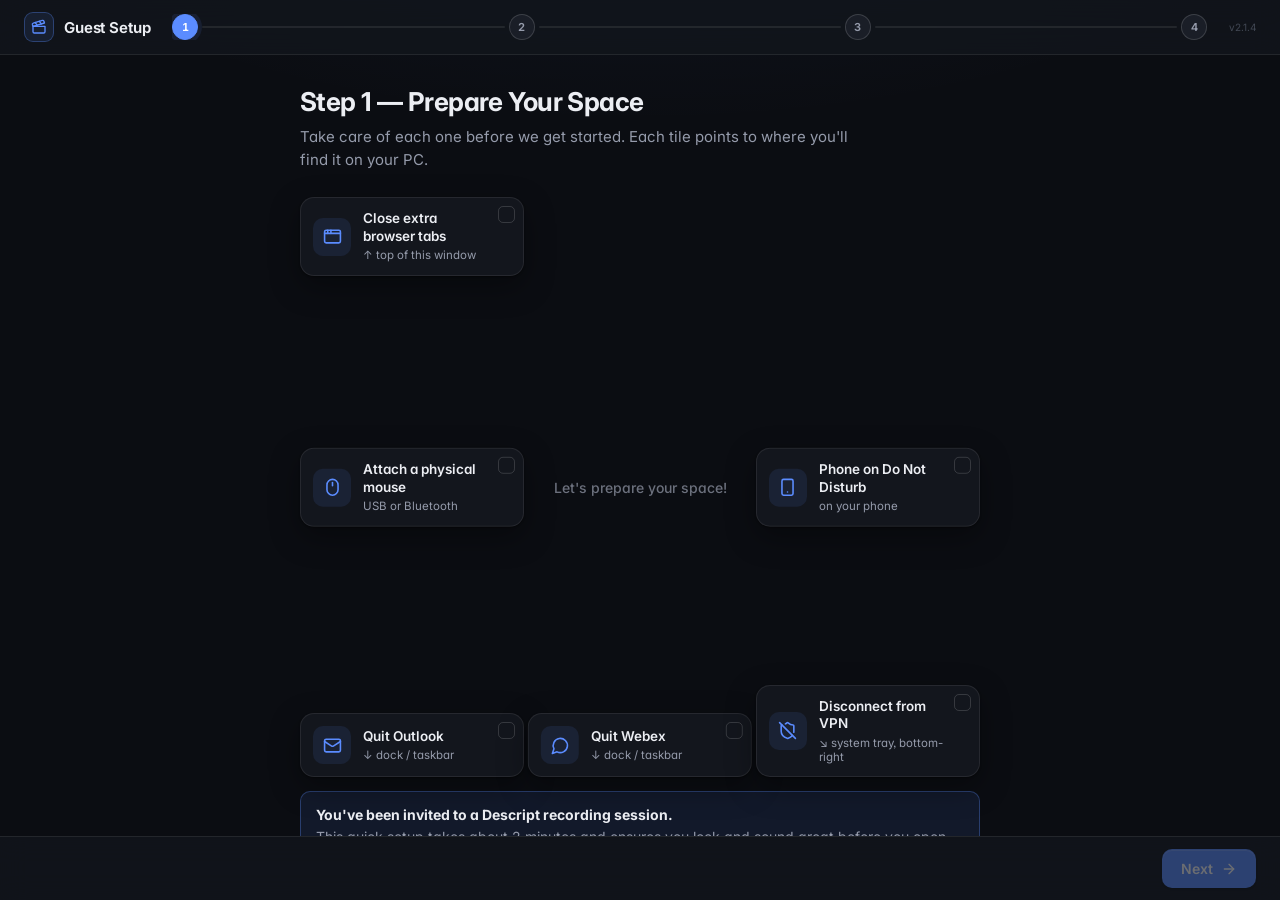
<file: guest.html>
<!DOCTYPE html>
<html lang="en">
<head>
  <meta charset="UTF-8">
  <meta name="viewport" content="width=device-width, initial-scale=1.0">
  <title>Guest Setup — Recording Session</title>
  <link rel="preconnect" href="https://fonts.googleapis.com">
  <link rel="preconnect" href="https://fonts.gstatic.com" crossorigin>
  <link rel="stylesheet" href="https://fonts.googleapis.com/css2?family=Inter:opsz,wght@14..32,400..800&display=swap">
  <link rel="stylesheet" href="app.css?v=20261030e">
  <script src="icons.js?v=20261030e"></script>
  <script>if (navigator.mediaDevices && navigator.mediaDevices.getDisplayMedia) window._nativeGDM = navigator.mediaDevices.getDisplayMedia.bind(navigator.mediaDevices);</script>
</head>
<body>

<header>
  <h1><span class="brand-mark"><span data-icon="clapperboard"></span></span><span class="brand-text">Guest Setup</span></h1>
  <div class="step-bar" id="step-bar"></div>
  <span class="ver-tag" onclick="S.step=3;render();">v2.1.4</span>
</header>

<main>
  <div class="content" id="content"></div>
</main>

<footer>
  <button class="btn btn-ghost" id="btn-back" onclick="nav(-1)" style="visibility:hidden"><span data-icon="arrow-left"></span>Back</button>
  <button class="btn btn-primary" id="btn-next" onclick="nav(1)">Next<span data-icon="arrow-right"></span></button>
</footer>

<script>
/* =============================================================
   STATE
   ============================================================= */
/* HTML-escape for values interpolated into innerHTML templates */
function esc(s) {
  return String(s ?? '')
    .replace(/&/g,'&amp;').replace(/</g,'&lt;').replace(/>/g,'&gt;')
    .replace(/"/g,'&quot;').replace(/'/g,'&#39;');
}

/* Only https Descript links are accepted from the query string */
function sanitizeRoomUrl(raw) {
  try {
    const u = new URL(String(raw).trim());
    if (u.protocol !== 'https:') return null;
    if (u.hostname !== 'descript.com' && !u.hostname.endsWith('.descript.com')) return null;
    return u.href;
  } catch(e) { return null; }
}

/* Parse ?url= from URL (the Descript Room link) — validated so a crafted
   link can't inject markup or auto-redirect somewhere unexpected */
const _urlRoom = sanitizeRoomUrl(new URLSearchParams(location.search).get('url') || '') || '';
const _isMac = /Mac/i.test(navigator.platform);

const S = {
  step: 0, STEPS: 4,
  /* step-0 prep order: [tabs, Outlook, Webex, phoneDND, VPN, mouse] */
  checks: [false, false, false, false, false, false],
  stream:   null,
  audioCtx: null, analyser: null, rafId: null,
  dev: { allAudio: [], allVideo: [], curAudioId: null, curVideoId: null },
  brightness: null, bgType: 'none', blurRadius: 16,
  room: _urlRoom,
};

/* =============================================================
   VIRTUAL BACKGROUND
   ============================================================= */
const BG_OPTIONS = [
  { id: 'none',  label: 'Off',           src: null,             icon: '✕'  },
  { id: 'blur',  label: 'Blur',          src: null,             icon: '🌫' },
  { id: 'pega1', label: 'Pega Classic',  src: 'bg-pega-1.png', icon: null },
  { id: 'pega2', label: 'Pega Abstract', src: 'bg-pega-2.png', icon: null },
];

class VirtualBgEffect {
  constructor(type, imageSrc, blurRadius) {
    this.type = type; this.imageSrc = imageSrc; this.blurRadius = blurRadius || 16;
    this._running = false; this._seg = null; this._video = null;
    this._canvas = null; this._ctx = null; this._bgImg = null;
    this._outStream = null; this._rafId = null;
  }
  async startEffect(stream) {
    this._seg = await VirtualBgEffect._getSegmenter();
    if (this.type === 'image' && this.imageSrc) {
      this._bgImg = await new Promise((res, rej) => {
        const img = new Image();
        img.onload = () => res(img);
        img.onerror = () => rej(new Error('Could not load: ' + this.imageSrc));
        img.src = this.imageSrc;
      });
    }
    const video = document.createElement('video');
    video.srcObject = stream; video.muted = true; video.autoplay = true; video.playsInline = true;
    await new Promise(res => { video.onloadedmetadata = res; setTimeout(res, 2000); });
    await video.play().catch(() => {});
    const W = video.videoWidth || 1280, H = video.videoHeight || 720;
    const canvas = document.createElement('canvas');
    canvas.width = W; canvas.height = H;
    this._video = video; this._canvas = canvas; this._ctx = canvas.getContext('2d');
    this._running = true;
    this._seg.onResults(r => this._onResults(r));
    this._scheduleFrame();
    this._outStream = canvas.captureStream(30);
    return this._outStream;
  }
  _scheduleFrame() {
    if (!this._running || !this._seg || !this._video) return;
    this._rafId = requestAnimationFrame(() => {
      this._seg.send({ image: this._video }).catch(() => {}).finally(() => this._scheduleFrame());
    });
  }
  _onResults(results) {
    if (!this._running || !this._ctx) return;
    const ctx = this._ctx, W = this._canvas.width, H = this._canvas.height;
    ctx.clearRect(0, 0, W, H);
    if (this.type === 'blur') {
      const r = this.blurRadius;
      ctx.filter = 'blur(' + r + 'px)';
      ctx.drawImage(results.image, -r * 1.5, -r * 1.5, W + r * 3, H + r * 3);
      ctx.filter = 'none';
    } else if (this.type === 'image' && this._bgImg) {
      const s  = Math.max(W / this._bgImg.naturalWidth, H / this._bgImg.naturalHeight);
      const sw = this._bgImg.naturalWidth * s, sh = this._bgImg.naturalHeight * s;
      ctx.save(); ctx.translate(W, 0); ctx.scale(-1, 1);
      ctx.drawImage(this._bgImg, (W - sw) / 2, (H - sh) / 2, sw, sh);
      ctx.restore();
    } else {
      ctx.drawImage(results.image, 0, 0, W, H);
    }
    const tmp = document.createElement('canvas');
    tmp.width = W; tmp.height = H;
    const tCtx = tmp.getContext('2d');
    tCtx.drawImage(results.segmentationMask, 0, 0, W, H);
    tCtx.globalCompositeOperation = 'source-in';
    tCtx.drawImage(results.image, 0, 0, W, H);
    ctx.drawImage(tmp, 0, 0);
  }
  stopEffect() {
    this._running = false;
    if (this._rafId)     { cancelAnimationFrame(this._rafId); this._rafId = null; }
    if (this._outStream) { this._outStream.getTracks().forEach(t => t.stop()); this._outStream = null; }
    if (this._seg)       { this._seg.onResults(() => {}); }
    this._video = null; this._canvas = null; this._ctx = null;
  }
  isEnabled() { return this._running; }
  static _promise = null;
  static _getSegmenter() {
    if (!VirtualBgEffect._promise) VirtualBgEffect._promise = VirtualBgEffect._load();
    return VirtualBgEffect._promise;
  }
  static async _load() {
    if (!window.SelfieSegmentation) {
      await loadScript('https://cdn.jsdelivr.net/npm/@mediapipe/selfie_segmentation/selfie_segmentation.js');
    }
    if (!window.SelfieSegmentation) throw new Error('SelfieSegmentation failed to load');
    const seg = new window.SelfieSegmentation({
      locateFile: f => `https://cdn.jsdelivr.net/npm/@mediapipe/selfie_segmentation/${f}`,
    });
    seg.setOptions({ modelSelection: 1 });
    seg.onResults(() => {});
    try { await seg.initialize(); } catch(e) {}
    return seg;
  }
}

let _previewEffect = null;

function loadScript(src) {
  return new Promise((res, rej) => {
    if (document.querySelector(`script[src="${src}"]`)) { res(); return; }
    const s = document.createElement('script');
    s.src = src; s.onload = res; s.onerror = rej;
    document.head.appendChild(s);
  });
}

/* =============================================================
   STEP BAR
   ============================================================= */
function renderBar() {
  const bar = document.getElementById('step-bar');
  bar.innerHTML = '';
  for (let i = 0; i < S.STEPS; i++) {
    if (i > 0) {
      const c = document.createElement('div');
      c.className = 'connector' + (i <= S.step ? ' done' : '');
      bar.appendChild(c);
    }
    const p = document.createElement('div');
    p.className = 'pip' + (i === S.step ? ' active' : i < S.step ? ' done' : '');
    p.innerHTML = i < S.step ? icon('check') : String(i + 1);
    bar.appendChild(p);
  }
}

/* =============================================================
   NAVIGATION
   ============================================================= */
function nav(dir) {
  if (dir === 1 && S.step === 3) { joinRoom(); return; }
  S.step = Math.max(0, Math.min(S.STEPS - 1, S.step + dir));
  render();
}

function updateNav() {
  const back = document.getElementById('btn-back');
  const next = document.getElementById('btn-next');
  back.style.visibility = S.step === 0 ? 'hidden' : 'visible';
  next.className = S.step === 3 ? 'btn btn-success' : 'btn btn-primary';
  next.innerHTML = (S.step === 3 ? 'Open Room' : 'Next') + icon('arrow-right');
  if (S.step === 0) {
    next.disabled = !S.checks.every(Boolean);
  } else {
    next.disabled = false;
  }
}

/* =============================================================
   RENDER DISPATCH
   ============================================================= */
function render() {
  renderBar();
  updateNav();
  const el = document.getElementById('content');
  if      (S.step === 0) { el.innerHTML = renderStep0(); bindChecks(el); }
  else if (S.step === 1) { renderStep1(el); }
  else if (S.step === 2) { renderStep2(el); }
  else if (S.step === 3) { el.innerHTML = renderStep3(); }
}

/* =============================================================
   STEP 0 — CLOSE DISTRACTIONS
   ============================================================= */
function bindChecks(root) {
  root.querySelectorAll('.check-row[data-i], .prep-chip[data-i]').forEach(row => {
    row.addEventListener('click', () => {
      const i = +row.dataset.i;
      S.checks[i] = !S.checks[i];
      row.classList.toggle('on', S.checks[i]);
      updateNav();
    });
  });
}

function crow(i, title, desc) {
  const on = S.checks[i] ?? false;
  return `<div class="check-row${on?' on':''}" data-i="${i}">
    <div class="cbox"></div>
    <div><div class="crow-title">${title}</div><div class="crow-desc">${desc}</div></div>
  </div>`;
}

function prepChip(i, ico, title, arrow, posClass) {
  const on = S.checks[i] ?? false;
  return `<div class="prep-chip ${posClass}${on?' on':''}" data-i="${i}">
    <div class="prep-chip-icon">${icon(ico)}</div>
    <div class="prep-chip-body">
      <div class="prep-chip-title">${title}</div>
      <div class="prep-chip-arrow">${arrow}</div>
    </div>
    <div class="cbox"></div>
  </div>`;
}

function prepStageHtml() {
  const vpnPos   = _isMac ? 'pp-top-right' : 'pp-bot-right';
  const vpnArrow = _isMac
    ? '↗ menu bar, top-right'
    : '↘ system tray, bottom-right';
  return `
  <div class="prep-stage">
    <div class="prep-stage-hint">Let's prepare your space!</div>
    ${prepChip(0, 'app-window',  'Close extra browser tabs', '↑ top of this window', 'pp-top-left')}
    ${prepChip(1, 'mail',  'Quit Outlook',             '↓ dock / taskbar',     'pp-bot-left')}
    ${prepChip(2, 'message-circle', 'Quit Webex',               '↓ dock / taskbar',     'pp-bot-mid')}
    ${prepChip(3, 'smartphone', 'Phone on Do Not Disturb',  'on your phone',        'pp-mid-right')}
    ${prepChip(4, 'shield-off', 'Disconnect from VPN',      vpnArrow,                vpnPos)}
    ${prepChip(5, 'mouse', 'Attach a physical mouse',  'USB or Bluetooth',     'pp-mid-left')}
  </div>`;
}

function detectBrowser() {
  const ua = navigator.userAgent;
  if (/Firefox\//i.test(ua)) return 'Firefox';
  if (/Edg\//i.test(ua))     return 'Edge';
  if (/Chrome\//i.test(ua))  return 'Chrome';
  if (/Safari\//i.test(ua))  return 'Safari';
  return 'Unknown';
}

function renderStep0() {
  const browser = detectBrowser();
  const isSupported = (browser === 'Chrome' || browser === 'Firefox');
  const browserNote = isSupported
    ? ''
    : '<div class="info-box warn">' + icon('triangle-alert')
      + 'You appear to be using <strong>' + browser + '</strong>. If you run into issues with your camera or call, '
      + 'try switching to <strong>Chrome</strong> or <strong>Firefox</strong> — they work best with this app.'
      + '</div>';

  return `
  <div>
    <div class="step-title">Step 1 — Prepare Your Space</div>
    <div class="step-sub">Take care of each one before we get started. Each tile points to where you'll find it on your ${_isMac ? 'Mac' : 'PC'}.</div>
    ${prepStageHtml()}
    ${browserNote}
    <div class="info-box">
      <strong>You've been invited to a Descript recording session.</strong><br>
      This quick setup takes about 2 minutes and ensures you look and sound great before you open your Descript Room.
    </div>
  </div>`;
}

/* =============================================================
   STEP 1 — CAMERA & AUDIO
   ============================================================= */
function renderStep1(el) {
  el.innerHTML = `
  <div>
    <div class="step-title">Step 2 — Camera &amp; Audio</div>
    <div class="step-sub">Check your camera preview and make sure your microphone is picking up your voice.</div>

    <div class="vid-wrap">
      <video id="guest-video" autoplay playsinline muted></video>
      <div class="cam-loading" id="cam-loading">
        <div class="spinner"></div><span>Starting camera…</span>
      </div>
    </div>

    <div id="dev-area"></div>

    <div class="sec-label">Microphone Level</div>
    <div class="meter-track">
      <div class="meter-fill" id="audio-fill"></div>
      <div class="meter-lbl">Speak to test your microphone</div>
    </div>
  </div>`;

  initStream(el);
}

async function initStream(el) {
  if (S.stream) {
    attachStream('guest-video');
    renderDevArea();
    startAudioMon();
    return;
  }
  let videoStream = null, audioStream = null;
  try {
    async function tryGetTrack(constraints, retries = 2) {
      for (let i = 0; i <= retries; i++) {
        if (i > 0) await new Promise(r => setTimeout(r, i * 800));
        try { return await navigator.mediaDevices.getUserMedia(constraints); }
        catch(e) { if (e.name !== 'NotReadableError' && e.name !== 'TrackStartError') throw e; }
      }
      return null;
    }

    const ld = document.getElementById('cam-loading');
    if (ld) { const sp = ld.querySelector('span'); if (sp) sp.textContent = 'Starting camera…'; }

    videoStream =
      await tryGetTrack({ video: { width:{ideal:1920}, height:{ideal:1080}, frameRate:{ideal:30} }, audio: false }) ||
      await tryGetTrack({ video: { width:{ideal:1280}, height:{ideal:720},  frameRate:{ideal:30} }, audio: false }) ||
      await tryGetTrack({ video: true, audio: false });

    if (ld) { const sp = ld.querySelector('span'); if (sp) sp.textContent = 'Starting microphone…'; }
    audioStream = await tryGetTrack({ video: false, audio: true });

    if (!videoStream && !audioStream) throw new Error('Could not access camera or microphone.');

    const devices = await navigator.mediaDevices.enumerateDevices();
    S.dev.allAudio = devices.filter(d => d.kind === 'audioinput');
    S.dev.allVideo = devices.filter(d => d.kind === 'videoinput');

    const tracks = [
      ...(videoStream ? videoStream.getVideoTracks() : []),
      ...(audioStream ? audioStream.getAudioTracks() : []),
    ];
    S.stream = new MediaStream(tracks);

    const vt = S.stream.getVideoTracks()[0];
    const at = S.stream.getAudioTracks()[0];
    S.dev.curVideoId = vt?.getSettings().deviceId;
    S.dev.curAudioId = at?.getSettings().deviceId;

    attachStream('guest-video');
    renderDevArea();
    startAudioMon();

  } catch(err) {
    /* Release any half-acquired tracks so the camera light doesn't stay on */
    if (videoStream) videoStream.getTracks().forEach(t => t.stop());
    if (audioStream) audioStream.getTracks().forEach(t => t.stop());
    const ld = document.getElementById('cam-loading');
    if (!ld) return;
    let msg = 'Could not access camera or microphone.';
    let hint = 'Check your browser\'s site permissions and try again.';
    if (err.name === 'NotAllowedError' || err.name === 'PermissionDeniedError') {
      msg  = 'Permission denied.';
      hint = 'Click the camera icon in your browser\'s address bar and choose <strong>Allow</strong>, then reload the page.';
    } else if (err.name === 'NotFoundError') {
      msg  = 'No camera or microphone found.';
      hint = 'Make sure your webcam and headset are plugged in, then reload.';
    } else if (err.name === 'NotReadableError' || err.name === 'TrackStartError') {
      msg  = 'Camera is in use by another app.';
      hint = 'Your webcam can only be used by one app at a time. '
           + '<strong>Close any of these that might be open:</strong>'
           + '<ul>'
           + '<li>Webex / Zoom / Teams</li>'
           + '<li>OBS / Camtasia / Loom</li>'
           + '<li>Windows Camera app</li>'
           + '<li>Any other video call or recording app</li>'
           + '</ul>'
           + 'After closing them, click Reload below.';
    }
    ld.innerHTML = `
      <div class="state">
        <div class="state-icon danger">${icon('triangle-alert')}</div>
        <div class="state-title danger">${msg}</div>
        <div class="state-body">${hint}</div>
        <button class="btn btn-ghost btn-sm" onclick="location.reload()">${icon('rotate-ccw')}Reload page</button>
      </div>`;
  }
}

function attachStream(id) {
  const el = document.getElementById(id);
  if (!el || !S.stream) return;
  const useCanvas = _previewEffect && _previewEffect._outStream;
  el.srcObject = useCanvas ? _previewEffect._outStream : S.stream;
  el.onloadedmetadata = () => {
    const ld = document.getElementById('cam-loading');
    if (ld) ld.style.display = 'none';
  };
}

function renderDevArea() {
  const area = document.getElementById('dev-area');
  if (!area) return;

  const curVidLabel = S.dev.allVideo.find(d => d.deviceId === S.dev.curVideoId)?.label || 'Default camera';
  const curAudLabel = S.dev.allAudio.find(d => d.deviceId === S.dev.curAudioId)?.label || 'Default microphone';

  const vidOpts = S.dev.allVideo.map(d =>
    `<option value="${d.deviceId}"${d.deviceId === S.dev.curVideoId ? ' selected' : ''}>${d.label || 'Camera'}</option>`
  ).join('');
  const audOpts = S.dev.allAudio.map(d =>
    `<option value="${d.deviceId}"${d.deviceId === S.dev.curAudioId ? ' selected' : ''}>${d.label || 'Microphone'}</option>`
  ).join('');

  area.innerHTML = `
    <div class="sec-label">Camera</div>
    <div class="dev-row">
      <div class="sdot green"></div>
      <div class="dev-info">
        <div class="dev-name">Active Camera</div>
        <div class="dev-sub">${curVidLabel}</div>
      </div>
      ${S.dev.allVideo.length > 1
        ? `<select class="dev-sel" onchange="switchDevices(this.value, S.dev.curAudioId)">${vidOpts}</select>`
        : ''}
    </div>
    <div class="sec-label">Microphone</div>
    <div class="dev-row">
      <div class="sdot green"></div>
      <div class="dev-info">
        <div class="dev-name">Active Microphone</div>
        <div class="dev-sub">${curAudLabel}</div>
      </div>
      ${S.dev.allAudio.length > 1
        ? `<select class="dev-sel" onchange="switchDevices(S.dev.curVideoId, this.value)">${audOpts}</select>`
        : ''}
    </div>`;
}

async function switchDevices(vid, aud) {
  if (_previewEffect) { _previewEffect.stopEffect(); _previewEffect = null; }
  const oldStream = S.stream;
  try {
    let newStream;
    try {
      newStream = await navigator.mediaDevices.getUserMedia({
        video: vid ? { deviceId: { exact: vid } } : true,
        audio: aud ? { deviceId: { exact: aud } } : true,
      });
    } catch(e) {
      if (e.name !== 'OverconstrainedError' && e.name !== 'NotFoundError') throw e;
      newStream = await navigator.mediaDevices.getUserMedia({
        video: vid ? { deviceId: { ideal: vid } } : true,
        audio: aud ? { deviceId: { ideal: aud } } : true,
      });
    }
    if (oldStream) oldStream.getTracks().forEach(t => t.stop());
    S.stream = newStream;
    const vt = newStream.getVideoTracks()[0];
    const at = newStream.getAudioTracks()[0];
    S.dev.curVideoId = vt ? (vt.getSettings().deviceId || vid) : vid;
    S.dev.curAudioId = at ? (at.getSettings().deviceId || aud) : aud;
    if (S.audioCtx) { S.audioCtx.close(); S.audioCtx = null; S.analyser = null; }
    attachStream('guest-video');
    renderDevArea();
    startAudioMon();
  } catch(e) {
    alert('Could not switch to that device.\n\n' + e.name + ': ' + e.message);
  }
}

function startAudioMon() {
  if (!S.stream || S.audioCtx) return;
  try {
    /* Cancel any previous meter loop so device switches don't stack chains */
    if (S.rafId) { cancelAnimationFrame(S.rafId); S.rafId = null; }
    S.audioCtx = new (window.AudioContext || window.webkitAudioContext)();
    const src = S.audioCtx.createMediaStreamSource(S.stream);
    S.analyser = S.audioCtx.createAnalyser();
    S.analyser.fftSize = 1024;
    src.connect(S.analyser);
    rafAudio();
  } catch(e) { console.warn('Audio monitor:', e); }
}

/* RMS loudness in dBFS, -60 dB (room tone) → 0 dB (clipping), with a slow
   release so the bar doesn't flicker. Same scale as the main app's meter. */
let meterLevel = -60;
function rafAudio() {
  if (!S.analyser) { S.rafId = null; return; }
  S.rafId = requestAnimationFrame(rafAudio);
  if (!S._meterBuf || S._meterBuf.length !== S.analyser.fftSize) S._meterBuf = new Float32Array(S.analyser.fftSize);
  const buf = S._meterBuf;
  S.analyser.getFloatTimeDomainData(buf);
  let sum = 0;
  for (let i = 0; i < buf.length; i++) sum += buf[i] * buf[i];
  const rms = 20 * Math.log10(Math.sqrt(sum / buf.length) || 1e-6);
  meterLevel = rms > meterLevel ? rms : Math.max(rms, meterLevel - 0.8);
  const pct = Math.max(2, Math.min(100, (meterLevel + 60) / 60 * 100));
  const bar = document.getElementById('audio-fill');
  if (bar) bar.style.clipPath = `inset(0 ${100 - pct}% 0 0 round 999px)`;
}

/* =============================================================
   STEP 2 — LIGHTING + BACKGROUND
   ============================================================= */
function renderStep2(el) {
  el.innerHTML = `
  <div>
    <div class="step-title">Step 3 — Camera Position &amp; Lighting</div>
    <div class="step-sub">Fit yourself inside the silhouette, then check your lighting.</div>

    <div class="vid-wrap">
      <video id="guest-video" autoplay playsinline muted></video>
      <div class="vid-overlay">
        <img src="guideline.png" class="guide-img" alt="">
      </div>
      <div class="cam-loading" id="cam-loading" style="display:none">
        <div class="spinner"></div><span>Starting camera…</span>
      </div>
    </div>

    <div class="sec-label">Lighting Check</div>
    <div class="card">
      <div class="bright-row">
        <button class="btn btn-ghost btn-sm" onclick="checkBrightness()">${icon('sun')}Analyze Lighting</button>
        <div id="bright-out" class="bright-out">
          ${S.brightness ? brightHtml(S.brightness) : '<span class="placeholder-text">Click to analyze your current lighting</span>'}
        </div>
      </div>
    </div>

    <div class="info-box">
      <strong>Tips for better home lighting:</strong><br>
      • <strong>Face a light source</strong> — sit facing a window or lamp, not with it behind you<br>
      • <strong>Too dark?</strong> Bring in a desk lamp or ring light and point it at your face<br>
      • <strong>Too bright?</strong> Draw a sheer curtain or move the lamp further back
    </div>
  </div>`;

  attachStream('guest-video');
}

function checkBrightness() {
  const rawSrc = (_previewEffect && _previewEffect._video)
    ? _previewEffect._video
    : document.getElementById('guest-video');
  if (!rawSrc || !S.stream) return;
  /* An un-started video paints black and reads as "too dark" — wait for frames */
  if (rawSrc.readyState < 2 || !rawSrc.videoWidth) {
    const out = document.getElementById('bright-out');
    if (out) out.innerHTML = '<span class="placeholder-text">Camera is still starting — give it a second and try again.</span>';
    return;
  }

  const W = 1281, H = 720;
  const c = document.createElement('canvas');
  c.width = W; c.height = H;
  const ctx = c.getContext('2d');
  ctx.translate(W, 0); ctx.scale(-1, 1);
  ctx.drawImage(rawSrc, 0, 0, W, H);
  ctx.setTransform(1, 0, 0, 1, 0, 0);

  const px = ctx.getImageData(0, 0, W, H).data;
  const cw = W / 3, rh = H / 3;
  const sum = [[0,0,0],[0,0,0],[0,0,0]];
  const cnt = [[0,0,0],[0,0,0],[0,0,0]];
  for (let y = 0; y < H; y++) {
    const row = Math.min(2, Math.floor(y / rh));
    for (let x = 0; x < W; x++) {
      const cc = Math.min(2, Math.floor(x / cw));
      const i  = (y * W + x) * 4;
      sum[row][cc] += 0.2126 * px[i] + 0.7152 * px[i+1] + 0.0722 * px[i+2];
      cnt[row][cc]++;
    }
  }
  const avg = sum.map((row, r) => row.map((s, cc) => s / cnt[r][cc]));
  const M = avg[1][1];
  const LABELS = [
    ['upper left corner', 'top of the frame',   'upper right corner'],
    ['left side',         'center',              'right side'],
    ['lower left corner', 'bottom of the frame', 'lower right corner'],
  ];
  const cells = [];
  for (let r = 0; r < 3; r++)
    for (let cc = 0; cc < 3; cc++)
      cells.push({ r, cc, lum: avg[r][cc], label: LABELS[r][cc], isCenter: r===1 && cc===1 });

  const bg     = cells.filter(cell => !cell.isCenter);
  const maxBg  = bg.reduce((a, b) => a.lum > b.lum ? a : b);
  const spread = maxBg.lum - bg.reduce((a, b) => a.lum < b.lum ? a : b).lum;
  const hotDelta = maxBg.lum - M;

  function rate(lum) {
    if (lum < 42)  return -2; if (lum < 66)  return -1;
    if (lum > 212) return  2; if (lum > 188) return  1;
    return 0;
  }
  const rM = rate(M);

  function intensityWord(d) {
    if (d > 80) return 'a lot brighter'; if (d > 50) return 'noticeably brighter';
    return 'a bit brighter';
  }

  function hotHint(cell) {
    const { r, cc } = cell;
    if (r===0&&cc===0) return 'Looks like a window or overhead light up high on your left — closing the blind or scooting slightly right should even it out.';
    if (r===0&&cc===1) return 'Probably an overhead light or a high window directly behind you — try closing the blind or tilting your camera angle down a touch.';
    if (r===0&&cc===2) return 'Looks like a window or overhead light up high on your right — closing the blind or scooting slightly left should help.';
    if (r===1&&cc===0) return 'There\'s likely a lamp or window on your left throwing extra light in. Try closing that blind or moving the lamp behind your camera instead.';
    if (r===1&&cc===2) return 'There\'s likely a lamp or window on your right throwing extra light in. Try closing that blind or moving the lamp behind your camera instead.';
    if (r===2&&cc===0) return 'Looks like stray light is hitting the lower left — could be a floor lamp or light bouncing off your desk on that side.';
    if (r===2&&cc===1) return 'Light might be bouncing up from your desk or the floor. A darker surface under your setup or raising your light source should help.';
    if (r===2&&cc===2) return 'Looks like stray light is hitting the lower right — could be a floor lamp or light bouncing off your desk on that side.';
    return 'Try balancing your room lighting a bit.';
  }

  let cls, icon, title, sub;
  if (Math.abs(rM) === 2) {
    cls = 'error'; icon = rM < 0 ? 'moon' : 'sun';
    if (rM < 0) { title = 'Your face is too dark'; sub = 'It\'s pretty hard to see you clearly from here. A light pointing at your face from the front — even a desk lamp — would make a big difference.'; }
    else { title = 'You\'re a bit washed out'; sub = 'The light hitting you is too intense. Try moving it back, turning it down, or angling it slightly off to the side so it\'s not aimed straight at your face.'; }
    if (spread > 55) sub += ' On top of that, the ' + maxBg.label + ' is ' + intensityWord(hotDelta) + ' than the rest — ' + hotHint(maxBg).charAt(0).toLowerCase() + hotHint(maxBg).slice(1);
  } else if (Math.abs(rM) === 1) {
    cls = spread > 55 ? 'warn' : 'warn-mild'; icon = rM < 0 ? 'sun-dim' : 'sun';
    if (rM < 0) { title = 'You\'re a little underlit'; sub = 'You look slightly dim — bumping up your light or moving it a bit closer should do it.'; }
    else { title = 'You\'re slightly overexposed'; sub = 'You look a touch bright. Pulling the light back just a little or reducing its intensity should fix it.'; }
    if (spread > 55) sub += ' Also, the ' + maxBg.label + ' is ' + intensityWord(hotDelta) + ' than the rest. ' + hotHint(maxBg);
  } else if (spread > 65) {
    cls = 'warn-mild'; icon = 'contrast';
    title = 'Your face looks good — but the background\'s a little uneven';
    sub = 'The ' + maxBg.label + ' is ' + intensityWord(hotDelta) + ' than the center of the frame. ' + hotHint(maxBg);
  } else if (spread > 35 && hotDelta > 25) {
    cls = 'info'; icon = 'lightbulb';
    title = 'Looking good';
    const hint = hotHint(maxBg);
    sub = 'The ' + maxBg.label + ' is ' + intensityWord(hotDelta) + ' than the rest, but it\'s subtle. If you want it more even: ' + hint.charAt(0).toLowerCase() + hint.slice(1);
  } else {
    cls = 'good'; icon = 'circle-check';
    title = 'Lighting looks great!';
    sub = 'Even and well-lit all the way across (left ' + Math.round(avg[1][0]) + ' · center ' + Math.round(M) + ' · right ' + Math.round(avg[1][2]) + ').';
  }

  S.brightness = cls === 'error' ? (rM < 0 ? 'dark' : 'bright') : 'good';
  const out = document.getElementById('bright-out');
  if (out) out.innerHTML = brightHtml(cls, icon, title, sub);
}

function brightHtml(cls, ico, title, sub) {
  if (arguments.length === 1) {
    const MAP = {
      good:   ['good',  'circle-check', 'Lighting looks great!',    'Well-lit and not overexposed.'],
      dark:   ['error', 'moon', 'Your face is too dark',    'Bring a light source closer and point it at your face.'],
      bright: ['error', 'sun', 'Your face is overexposed', 'Reduce light intensity or move the source further back.'],
    };
    [cls, ico, title, sub] = MAP[cls] || MAP.good;
  }
  return '<div class="bright-result ' + cls + '">'
       + '<span class="bright-icon">' + (ICON_PATHS[ico] ? icon(ico) : esc(ico)) + '</span>'
       + '<div><div class="bright-title">' + title + '</div>'
       + '<div class="bright-sub">' + sub + '</div></div></div>';
}

function renderBgSelector(activeId) {
  const opts = BG_OPTIONS.map(o => {
    const active   = o.id === activeId ? ' bg-active' : '';
    const bgStyle  = o.src ? ' style="background-image:url(\'' + o.src + '\')"' : '';
    const iconHtml = !o.src ? '<span style="font-size:15px">' + o.icon + '</span>' : '';
    return '<button class="bg-opt' + active + '" onclick="setBgEffect(\'' + o.id + '\')" title="' + o.label + '"' + bgStyle + '>'
         + iconHtml + '<span class="bg-opt-lbl">' + o.label + '</span></button>';
  }).join('');
  const sliderDisplay = activeId === 'blur' ? 'flex' : 'none';
  const slider = '<div id="blur-slider-row" style="display:' + sliderDisplay + ';align-items:center;gap:10px;margin-top:8px">'
    + '<span style="font-size:12px;color:var(--muted);white-space:nowrap">Blur strength</span>'
    + '<input id="blur-slider" type="range" min="4" max="40" value="' + S.blurRadius + '"'
    + ' oninput="setBlurRadius(+this.value)"'
    + ' style="flex:1;accent-color:var(--accent)">'
    + '<span id="blur-val" style="font-size:12px;color:var(--muted);width:32px;text-align:right">' + S.blurRadius + 'px</span>'
    + '</div>';
  return '<div class="sec-label">Virtual Background</div>'
       + '<div class="bg-selector">' + opts + '</div>' + slider;
}

function setBlurRadius(r) {
  S.blurRadius = r;
  const lbl = document.getElementById('blur-val');
  if (lbl) lbl.textContent = r + 'px';
  if (_previewEffect && _previewEffect.type === 'blur') _previewEffect.blurRadius = r;
}

async function setBgEffect(id) {
  S.bgType = id;
  document.querySelectorAll('.bg-opt').forEach(b => {
    b.classList.toggle('bg-active', b.title === BG_OPTIONS.find(o => o.id === id)?.label);
  });
  const opt = BG_OPTIONS.find(o => o.id === id);
  const sliderRow = document.getElementById('blur-slider-row');
  if (sliderRow) sliderRow.style.display = id === 'blur' ? 'flex' : 'none';

  if (id === 'none') {
    if (_previewEffect) { _previewEffect.stopEffect(); _previewEffect = null; }
    const pv = document.getElementById('guest-video');
    if (pv && S.stream) pv.srcObject = S.stream;
    return;
  }

  /* ── Lighting preview context only — Descript handles its own backgrounds ── */
  const effect = new VirtualBgEffect(
    id === 'blur' ? 'blur' : 'image',
    opt?.src || null,
    S.blurRadius
  );
  const pv = document.getElementById('guest-video');
  if (pv && S.stream) {
    if (_previewEffect) { _previewEffect.stopEffect(); _previewEffect = null; }
    try {
      const out = await effect.startEffect(S.stream);
      const ld = document.getElementById('cam-loading');
      if (ld) ld.style.display = 'none';
      pv.srcObject = out;
      _previewEffect = effect;
    } catch(e) {
      console.warn('Preview bg effect failed:', e);
      alert('Virtual background failed: ' + e.message);
    }
  }
}

/* =============================================================
   STEP 3 — OPEN DESCRIPT ROOM
   ============================================================= */
function renderStep3() {
  return `
  <div>
    <div class="step-title">Step 4 — Open Your Descript Room</div>
    <div class="step-sub">Paste the Descript Room link your host shared with you, then click Open Room.</div>

    <div class="card field-card">
      <label class="field-label" for="room-input">Descript Room Link</label>
      <input id="room-input" class="input" type="url"
        value="${esc(S.room)}"
        placeholder="https://web.descript.com/room/..."
        oninput="S.room=this.value.trim()">
      <div class="field-hint">
        The full URL to your Descript Room — usually starts with <code>https://web.descript.com/room/</code>
      </div>
    </div>

    <div id="join-status" class="status-line"></div>

    <div class="info-box">
      <strong>What happens next:</strong> Clicking Open Room will release your camera and microphone
      and redirect you to the Descript Room in this tab. Descript will then ask for permission to
      use your camera and mic — allow it, and you'll be in the session.<br><br>
      <strong>Tip:</strong> Descript records locally on each participant's device for best quality,
      so you may be asked to download a small recording at the end.
    </div>
  </div>`;
}

/* =============================================================
   OPEN DESCRIPT ROOM — release camera/mic and redirect
   ============================================================= */
function joinRoom() {
  const inp = document.getElementById('room-input');
  const raw = (inp ? inp.value : S.room).trim();

  if (!raw) {
    if (inp) { inp.focus(); inp.style.borderColor = 'var(--danger)'; }
    return;
  }

  /* Validate URL — must be an http(s) URL, preferably a Descript link */
  let parsed;
  try { parsed = new URL(raw); }
  catch(e) {
    const status = document.getElementById('join-status');
    if (status) status.innerHTML = '<span class="text-danger">' + icon('triangle-alert') + ' That doesn\'t look like a valid URL. Paste the full link your host sent you.</span>';
    if (inp) inp.style.borderColor = 'var(--danger)';
    return;
  }

  if (parsed.protocol !== 'https:') {
    const status = document.getElementById('join-status');
    if (status) status.innerHTML = '<span class="text-danger">' + icon('triangle-alert') + ' Link must start with https://</span>';
    if (inp) inp.style.borderColor = 'var(--danger)';
    return;
  }

  if (inp) inp.style.borderColor = '';
  S.room = raw;

  const status = document.getElementById('join-status');
  const btn    = document.getElementById('btn-next');
  if (status) status.textContent = 'Releasing camera and opening room…';
  if (btn) btn.disabled = true;

  /* Release camera/mic so Descript can pick them up cleanly */
  if (_previewEffect) { _previewEffect.stopEffect(); _previewEffect = null; }
  if (S.stream)       { S.stream.getTracks().forEach(t => t.stop()); S.stream = null; }
  if (S.audioCtx)     { try { S.audioCtx.close(); } catch(e) {} S.audioCtx = null; S.analyser = null; }
  cancelAnimationFrame(S.rafId);

  /* Give the browser a beat to fully release the devices, then navigate */
  setTimeout(() => { location.href = raw; }, 400);
}

/* =============================================================
   BOOT
   ============================================================= */
/* ?skip=1&url=<descript-url> jumps directly to the open-room step */
(function checkSkip() {
  const params = new URLSearchParams(location.search);
  if (params.get('skip') === '1' && S.room) {
    S.step = 3; /* show open room step, then auto-redirect */
    setTimeout(() => joinRoom(), 300);
  }
})();
render();
</script>
</body>
</html>
</file>
<file: app.css>
/* =============================================================
   Shared stylesheet — index.html (setup app) + guest.html (guest setup).
   Colours, radii and shadows live in the tokens below; components should
   reference tokens, never raw hex / rgba.
   ============================================================= */
*, *::before, *::after { box-sizing: border-box; margin: 0; padding: 0; }

:root {
  color-scheme: dark;

  /* surfaces, darkest → lightest */
  --bg:     #0b0d12;
  --surf:   #13161d;
  --surf2:  #1a1e27;
  --surf3:  #232835;

  /* hairlines */
  --border:        rgba(255,255,255,0.08);
  --border-strong: rgba(255,255,255,0.15);

  /* text */
  --text:  #eceef3;
  --muted: #959bab;
  --faint: #626a7b;

  /* accent */
  --accent:       #5b8cff;
  --accent-hover: #7ba3ff;
  --accent-tint:  rgba(91,140,255,0.10);
  --accent-line:  rgba(91,140,255,0.32);
  --on-accent:    #ffffff;

  /* status */
  --success:      #3ccf8e;
  --success-hover:#2fb97c;
  --success-tint: rgba(60,207,142,0.10);
  --success-line: rgba(60,207,142,0.38);
  --warn:         #f2b03d;
  --warn-tint:    rgba(242,176,61,0.10);
  --warn-line:    rgba(242,176,61,0.40);
  --danger:       #f26363;
  --danger-hover: #e04c4c;
  --danger-tint:  rgba(242,99,99,0.10);
  --danger-line:  rgba(242,99,99,0.40);
  --on-status:    #0b0d12;

  /* shape */
  --radius:    14px;
  --radius-sm: 10px;
  --radius-xs: 7px;
  --shadow-1:  0 1px 2px rgba(0,0,0,0.35);
  --shadow-2:  0 10px 30px rgba(0,0,0,0.35), 0 1px 2px rgba(0,0,0,0.4);
  --ring:      0 0 0 3px var(--accent-tint);

  --font: 'Inter', system-ui, -apple-system, BlinkMacSystemFont, 'Segoe UI', Roboto, sans-serif;
  --ease: cubic-bezier(.2,.7,.2,1);
}

body {
  font-family: var(--font);
  font-size: 14px;
  font-feature-settings: 'cv11', 'ss03';
  -webkit-font-smoothing: antialiased;
  background:
    radial-gradient(1100px 520px at 50% -240px, rgba(91,140,255,0.09), transparent 70%),
    var(--bg);
  color: var(--text);
  height: 100vh;
  display: flex;
  flex-direction: column;
  overflow: hidden;
}

.ico { width: 1em; height: 1em; flex-shrink: 0; display: inline-block; vertical-align: -0.125em; }
.ico-fill { fill: currentColor; stroke: none; }
a { color: var(--accent); }
.link { color: var(--accent); text-decoration: underline; text-underline-offset: 2px; }
.link:hover { color: var(--accent-hover); }
.tnum { font-variant-numeric: tabular-nums; }
.muted { color: var(--muted); }
code {
  font-family: ui-monospace, 'SF Mono', 'Cascadia Code', Consolas, monospace;
  font-size: 0.92em;
}

:focus-visible { outline: 2px solid var(--accent); outline-offset: 2px; }

/* ── HEADER ── */
header {
  background: rgba(19,22,29,0.78);
  backdrop-filter: blur(14px);
  -webkit-backdrop-filter: blur(14px);
  border-bottom: 1px solid var(--border);
  padding: 12px 24px;
  display: flex;
  align-items: center;
  gap: 22px;
  flex-shrink: 0;
}
header h1 {
  display: flex; align-items: center; gap: 10px;
  font-size: 15px;
  font-weight: 650;
  white-space: nowrap;
  letter-spacing: -0.01em;
}
.brand-mark {
  width: 30px; height: 30px;
  border-radius: 9px;
  display: flex; align-items: center; justify-content: center;
  background: var(--accent-tint);
  border: 1px solid var(--accent-line);
  color: var(--accent);
  font-size: 16px;
}
.ver-tag {
  font-size: 10px; color: var(--faint); opacity: 0.6;
  cursor: default; margin-left: auto; flex-shrink: 0;
}

/* ── STEP BAR ── */
.step-bar { display: flex; align-items: center; flex: 1; overflow: hidden; }
.pip {
  width: 26px; height: 26px;
  border-radius: 50%;
  display: flex; align-items: center; justify-content: center;
  font-size: 11px; font-weight: 650;
  font-variant-numeric: tabular-nums;
  flex-shrink: 0;
  background: var(--surf2);
  border: 1px solid var(--border-strong);
  color: var(--muted);
  transition: background .25s var(--ease), border-color .25s var(--ease), color .25s var(--ease), box-shadow .25s var(--ease);
}
.pip .ico { font-size: 13px; }
.pip.active { background: var(--accent); border-color: var(--accent); color: var(--on-accent); box-shadow: 0 0 0 4px var(--accent-tint); }
.pip.done   { background: var(--success-tint); border-color: var(--success-line); color: var(--success); }
.connector  { flex: 1; height: 2px; margin: 0 4px; border-radius: 2px; background: var(--border); transition: background .25s var(--ease); }
.connector.done { background: var(--success-line); }

/* ── MAIN ── */
main {
  flex: 1; overflow-y: auto;
  display: flex; justify-content: center;
  padding: 32px 20px;
  scrollbar-color: var(--surf3) transparent;
}
.content { width: 100%; max-width: 680px; }

/* ── FOOTER ── */
footer {
  border-top: 1px solid var(--border);
  background: rgba(19,22,29,0.78);
  backdrop-filter: blur(14px);
  -webkit-backdrop-filter: blur(14px);
  padding: 12px 24px;
  display: flex;
  justify-content: space-between;
  align-items: center;
  flex-shrink: 0;
}
.foot-right { display: flex; align-items: center; gap: 14px; min-width: 0; }
.foot-status {
  font-size: 13px; font-weight: 600; color: var(--muted);
  font-variant-numeric: tabular-nums;
  white-space: nowrap; overflow: hidden; text-overflow: ellipsis;
}

/* ── TYPE ── */
.step-title {
  font-size: 26px; font-weight: 700;
  line-height: 1.15; letter-spacing: -0.022em;
  margin-bottom: 8px;
}
.step-sub   { color: var(--muted); font-size: 15px; line-height: 1.55; margin-bottom: 26px; max-width: 560px; }
.sec-label  {
  font-size: 11px; font-weight: 650;
  text-transform: uppercase; letter-spacing: 0.08em;
  color: var(--faint); margin: 22px 0 9px;
}
.field-hint { font-size: 12px; color: var(--muted); margin-top: 7px; line-height: 1.5; }
.placeholder-text { font-size: 13px; color: var(--muted); }

/* ── CHECK ROWS ── */
.checklist { display: flex; flex-direction: column; gap: 10px; }
.check-row {
  display: flex; align-items: flex-start; gap: 13px;
  padding: 14px 16px;
  background: var(--surf);
  border: 1px solid var(--border);
  border-radius: var(--radius-sm);
  box-shadow: var(--shadow-1);
  cursor: pointer;
  transition: border-color .15s, background .15s;
  user-select: none;
}
.check-row:hover { border-color: var(--border-strong); background: var(--surf2); }
.check-row.on { border-color: var(--success-line); background: var(--success-tint); }
.cbox {
  width: 20px; height: 20px;
  border-radius: 6px;
  border: 1.5px solid var(--border-strong);
  display: flex; align-items: center; justify-content: center;
  flex-shrink: 0; margin-top: 1px;
  color: var(--on-status);
  transition: background .15s, border-color .15s;
}
/* Checkmark is drawn by CSS so JS only has to toggle .on */
.cbox::after {
  content: '';
  width: 12px; height: 12px;
  background: currentColor;
  -webkit-mask: url("data:image/svg+xml,%3Csvg xmlns='http://www.w3.org/2000/svg' viewBox='0 0 24 24' fill='none' stroke='black' stroke-width='3.2' stroke-linecap='round' stroke-linejoin='round'%3E%3Cpath d='M20 6 9 17l-5-5'/%3E%3C/svg%3E") center / contain no-repeat;
          mask: url("data:image/svg+xml,%3Csvg xmlns='http://www.w3.org/2000/svg' viewBox='0 0 24 24' fill='none' stroke='black' stroke-width='3.2' stroke-linecap='round' stroke-linejoin='round'%3E%3Cpath d='M20 6 9 17l-5-5'/%3E%3C/svg%3E") center / contain no-repeat;
  opacity: 0; transform: scale(0.5);
  transition: opacity .15s, transform .2s var(--ease);
}
.on > .cbox, .on .cbox { background: var(--success); border-color: var(--success); }
.on > .cbox::after, .on .cbox::after { opacity: 1; transform: scale(1); }
.crow-title { font-weight: 600; font-size: 15px; line-height: 1.35; }
.crow-desc  { font-size: 13px; color: var(--muted); margin-top: 3px; line-height: 1.5; }

/* ── PREP STAGE (scattered confirmation chips) ── */
.prep-stage {
  position: relative;
  /* Shrinks with the viewport so chips stay on-screen; 430px floor keeps
     the absolutely-positioned right-column chips from colliding. */
  min-height: clamp(430px, calc(100vh - 320px), 660px);
  min-height: clamp(430px, calc(100dvh - 320px), 660px);
  max-width: 100%;
  margin: 14px auto 4px;
}
.prep-stage-hint {
  position: absolute; top: 50%; left: 50%;
  transform: translate(-50%, -50%);
  color: var(--muted); font-size: 14px;
  text-align: center; pointer-events: none;
  opacity: 0.7; max-width: 200px;
  font-weight: 500;
}
.prep-hint-count {
  margin-top: 7px;
  font-size: 12.5px;
  font-weight: 700;
  letter-spacing: 0.02em;
  font-variant-numeric: tabular-nums;
}
.prep-hint-count.all-done { color: var(--success); }
.prep-chip {
  position: absolute;
  width: clamp(190px, 33%, 232px);
  background: var(--surf);
  border: 1px solid var(--border);
  border-radius: var(--radius);
  box-shadow: var(--shadow-2);
  padding: 12px 14px 12px 12px;
  cursor: pointer; user-select: none;
  display: flex; align-items: center; gap: 12px;
  transition: border-color .15s, background .15s;
  z-index: 2;
}
.prep-chip:hover { border-color: var(--border-strong); background: var(--surf2); }
.prep-chip.on    { border-color: var(--success-line); background: var(--success-tint); }
.prep-chip-icon {
  width: 38px; height: 38px;
  flex-shrink: 0;
  border-radius: 10px;
  display: flex; align-items: center; justify-content: center;
  background: var(--accent-tint);
  color: var(--accent);
  font-size: 19px;
  transition: background .15s, color .15s;
}
.prep-chip.on .prep-chip-icon { background: var(--success-tint); color: var(--success); }
.prep-chip-body { flex: 1; min-width: 0; padding-right: 20px; }
.prep-chip .cbox {
  position: absolute;
  top: 8px; right: 8px;
  width: 17px; height: 17px;
  border-radius: 5px;
  margin-top: 0;
}
.prep-chip .cbox::after { width: 10px; height: 10px; }
.prep-chip-title { font-weight: 600; font-size: 13.5px; line-height: 1.3; }
.prep-chip-arrow { font-size: 11.5px; color: var(--muted); margin-top: 3px; line-height: 1.25; }
.prep-chip.on .prep-chip-arrow { color: var(--success); opacity: 0.85; }

.pp-top-left  { top: 0;    left: 0; }
.pp-top-right { top: 0;    right: 0; }
.pp-r-2       { top: 22%;  right: 0; }
.pp-mid-left  { top: 50%;  left: 0;   transform: translateY(-50%); }
.pp-mid-right { top: 50%;  right: 0;  transform: translateY(-50%); }
.pp-bot-left  { bottom: 0; left: 0; }
.pp-bot-mid   { bottom: 0; left: 50%; transform: translateX(-50%); }
.pp-bot-right { bottom: 0; right: 0; }

/* On wide viewports, let the prep stage break out of .content's 680px cap
   so chips spread across the screen instead of clustering in the middle. */
@media (min-width: 900px) {
  .prep-stage {
    width: min(96vw, 1000px);
    margin-left: 50%;
    transform: translateX(-50%);
  }
}

/* Stack the chips into a plain list whenever the scattered stage can't fit:
   narrow screens, OR short viewports (zoomed browsers, small laptop windows). */
@media (max-width: 620px), (max-height: 640px) {
  .prep-stage {
    min-height: 0;
    width: auto;
    margin-left: 0;
    transform: none;
  }
  .prep-stage-hint { display: none; }
  /* relative (not static) so each chip's corner checkbox stays on that chip */
  .prep-chip {
    position: relative; width: 100%;
    top: auto; right: auto; bottom: auto; left: auto;
    margin-bottom: 10px;
    box-shadow: var(--shadow-1);
    transform: none !important;
  }
}

/* ── BUTTONS ── */
.btn {
  padding: 10px 18px; border-radius: var(--radius-sm);
  border: 1px solid transparent;
  font: inherit; font-size: 14px; font-weight: 600;
  cursor: pointer; display: inline-flex; align-items: center; justify-content: center; gap: 8px;
  transition: background .15s, border-color .15s, color .15s, box-shadow .15s;
  text-decoration: none; white-space: nowrap;
}
.btn .ico { font-size: 16px; }
.btn:disabled { opacity: 0.38; cursor: not-allowed; pointer-events: none; }
.btn-primary {
  background: var(--accent); color: var(--on-accent);
  box-shadow: inset 0 1px 0 rgba(255,255,255,0.16), var(--shadow-1);
}
.btn-primary:hover:not(:disabled) { background: var(--accent-hover); }
.btn-success {
  background: var(--success); color: var(--on-status);
  box-shadow: inset 0 1px 0 rgba(255,255,255,0.2), var(--shadow-1);
}
.btn-success:hover:not(:disabled) { background: var(--success-hover); }
.btn-danger  {
  background: var(--danger); color: #fff;
  box-shadow: inset 0 1px 0 rgba(255,255,255,0.16), var(--shadow-1);
}
.btn-danger:hover:not(:disabled)  { background: var(--danger-hover); }
.btn-ghost   { background: var(--surf2); color: var(--text); border-color: var(--border-strong); }
.btn-ghost:hover:not(:disabled)   { background: var(--surf3); border-color: rgba(255,255,255,0.22); }
.btn-sm      { font-size: 13px; padding: 7px 12px; gap: 6px; border-radius: var(--radius-xs); }
.btn-sm .ico { font-size: 14px; }
.btn-xs      { font-size: 12px; padding: 5px 10px; gap: 5px; border-radius: var(--radius-xs); }
.btn-xs .ico { font-size: 13px; }

/* ── CARDS / PANELS ── */
.card {
  background: var(--surf);
  border: 1px solid var(--border);
  border-radius: var(--radius);
  box-shadow: var(--shadow-1);
  padding: 16px;
}
.card + .card { margin-top: 0; }
.card-tight { padding: 12px 14px; }
.panel {
  margin-top: 20px;
  background: var(--surf);
  border: 1px solid var(--border);
  border-radius: var(--radius);
  box-shadow: var(--shadow-1);
  padding: 18px 20px;
}
.panel-title { font-weight: 600; font-size: 14px; margin-bottom: 12px; }
.row      { display: flex; align-items: center; gap: 10px; flex-wrap: wrap; }
.row-tight{ display: flex; align-items: center; gap: 8px; }
.grow     { flex: 1; min-width: 0; }

/* ── FORM FIELDS ── */
.input {
  width: 100%;
  background: var(--bg); color: var(--text);
  border: 1px solid var(--border-strong);
  border-radius: var(--radius-xs);
  padding: 9px 12px;
  font: inherit; font-size: 14px;
  transition: border-color .15s, box-shadow .15s;
}
.input::placeholder { color: var(--faint); }
.input:focus { outline: none; border-color: var(--accent); box-shadow: var(--ring); }
.input.invalid { border-color: var(--danger); }
.input-sm { font-size: 13px; padding: 7px 10px; }
.field-label { display: block; font-size: 13px; font-weight: 600; margin-bottom: 8px; }
.status-line { font-size: 13px; color: var(--muted); margin-bottom: 10px; min-height: 18px; }
.status-line.error, .text-danger { color: var(--danger); }
.plan-link { flex: 1; font-size: 13px; word-break: break-all; color: var(--text); }
.plan-result { margin-top: 14px; }
.plan-result-lbl { font-size: 12px; color: var(--muted); margin-bottom: 6px; }
.field-card { margin-bottom: 14px; }

/* ── VIDEO ── */
.vid-wrap {
  position: relative; width: 100%; aspect-ratio: 16/9;
  background: #000;
  border: 1px solid var(--border);
  border-radius: var(--radius); overflow: hidden; margin-bottom: 14px;
  box-shadow: var(--shadow-2);
}
.card .vid-wrap { margin-bottom: 12px; box-shadow: none; }
.vid-wrap video {
  width: 100%; height: 100%; object-fit: cover;
  transform: scaleX(-1); display: block;
}
.vid-overlay {
  position: absolute; inset: 0;
  display: flex; align-items: center; justify-content: center;
  pointer-events: none;
}
.guide-img { width: 100%; height: 100%; object-fit: cover; mix-blend-mode: screen; opacity: 0.85; }
.cam-loading {
  position: absolute; inset: 0;
  background: #000;
  display: flex; flex-direction: column; align-items: center;
  justify-content: center; gap: 11px;
  font-size: 14px; color: var(--muted);
}
.spinner {
  width: 24px; height: 24px;
  border: 2.5px solid var(--surf3); border-top-color: var(--accent);
  border-radius: 50%; animation: spin 0.7s linear infinite;
}
@keyframes spin { to { transform: rotate(360deg); } }

/* Centered message block — camera errors, "all set", placeholders */
.state { text-align: center; padding: 16px 20px; }
.state-icon {
  width: 52px; height: 52px; margin: 0 auto 12px;
  border-radius: 14px;
  display: flex; align-items: center; justify-content: center;
  font-size: 26px;
  background: var(--accent-tint); color: var(--accent);
}
.state-icon.danger  { background: var(--danger-tint);  color: var(--danger); }
.state-icon.success { background: var(--success-tint); color: var(--success); }
.state-title { font-size: 16px; font-weight: 650; margin-bottom: 6px; }
.state-title.danger { color: var(--danger); }
.state-body { color: var(--muted); font-size: 13px; line-height: 1.55; max-width: 420px; margin: 0 auto; }
.state-body ul { margin: 8px 0 0 16px; text-align: left; line-height: 1.8; }
.state .btn { margin-top: 14px; }
.state-card {
  padding: 28px 18px;
  background: var(--surf);
  border: 1px solid var(--success-line);
  border-radius: var(--radius);
  box-shadow: var(--shadow-1);
}
.state-card .state-title { font-size: 21px; margin-bottom: 8px; }
.state-card .state-body  { font-size: 14px; line-height: 1.7; }
.state-body strong { color: var(--text); }

/* ── AUDIO METER ── */
.meter-track {
  height: 26px; background: var(--surf3);
  border-radius: 999px; overflow: hidden; position: relative;
}
/* Full-width gradient, revealed by clip-path from JS, so the colour at any
   point always means the same loudness (green → -18 dB → yellow → -6 dB → red) */
.meter-fill {
  height: 100%; width: 100%; border-radius: 999px;
  background: linear-gradient(90deg, #2fb97c 0%, #3ccf8e 68%, #f2b03d 74%, #f2b03d 88%, #f26363 93%);
  clip-path: inset(0 98% 0 0 round 999px);
}
.meter-lbl {
  position: absolute; inset: 0;
  display: flex; align-items: center; gap: 7px; padding: 0 13px;
  font-size: 12px; font-weight: 600;
  color: rgba(255,255,255,0.85);
  text-shadow: 0 1px 3px rgba(0,0,0,0.6);
  pointer-events: none;
}
.meter-lbl .ico { font-size: 14px; }

/* ── DEVICE STATUS ── */
.dev-row {
  display: flex; align-items: center; gap: 12px;
  padding: 12px 14px; background: var(--surf);
  border: 1px solid var(--border);
  border-radius: var(--radius-sm); margin-bottom: 8px;
}
.sdot { width: 9px; height: 9px; border-radius: 50%; flex-shrink: 0; }
.sdot.green  { background: var(--success); box-shadow: 0 0 0 4px var(--success-tint); }
.sdot.red    { background: var(--danger);  box-shadow: 0 0 0 4px var(--danger-tint);  }
.sdot.yellow { background: var(--warn);    box-shadow: 0 0 0 4px var(--warn-tint);    }
.dev-info { flex: 1; min-width: 0; }
.dev-name { font-size: 14px; font-weight: 600; display: flex; align-items: center; gap: 8px; flex-wrap: wrap; }
.dev-sub  { font-size: 12px; color: var(--muted); margin-top: 2px; overflow: hidden; text-overflow: ellipsis; white-space: nowrap; }
.dev-sel {
  background: var(--surf2); color: var(--text);
  border: 1px solid var(--border-strong); border-radius: var(--radius-xs);
  padding: 6px 8px; font: inherit; font-size: 12px; max-width: 200px; flex-shrink: 0;
}
.dev-active-lbl { font-size: 13px; color: var(--muted); flex-shrink: 0; }
.dev-value { font-size: 13px; flex: 1; min-width: 0; overflow: hidden; text-overflow: ellipsis; white-space: nowrap; }

/* Small status pills */
.tag {
  display: inline-flex; align-items: center; gap: 4px;
  font-size: 11px; font-weight: 650;
  padding: 2px 8px; border-radius: 999px;
  border: 1px solid transparent;
}
.tag .ico { font-size: 12px; }
.tag.ok   { background: var(--success-tint); color: var(--success); border-color: var(--success-line); }
.tag.warn { background: var(--warn-tint);    color: var(--warn);    border-color: var(--warn-line); }
.tag.bad  { background: var(--danger-tint);  color: var(--danger);  border-color: var(--danger-line); }

/* ── BRIGHTNESS ── */
.bright-row { display: flex; align-items: center; gap: 12px; flex-wrap: wrap; }
.bright-out { flex: 1; min-width: 220px; }
.bright-result {
  display: flex; align-items: center; gap: 11px;
  padding: 10px 13px; border-radius: var(--radius-sm); font-size: 14px;
  border: 1px solid transparent;
}
.bright-result.good      { background: var(--success-tint); border-color: var(--success-line); }
.bright-result.error     { background: var(--danger-tint);  border-color: var(--danger-line);  }
.bright-result.warn      { background: var(--warn-tint);    border-color: var(--warn-line);    }
.bright-result.warn-mild { background: var(--warn-tint);    border-color: rgba(242,176,61,0.22); }
.bright-result.info      { background: var(--accent-tint);  border-color: var(--accent-line);  }
/* keep old class names so any cached state still renders */
.bright-result.dark   { background: var(--danger-tint); border-color: var(--danger-line); }
.bright-result.bright { background: var(--warn-tint);   border-color: var(--warn-line);   }
.bright-icon  { font-size: 20px; display: flex; }
.bright-result.good  .bright-icon { color: var(--success); }
.bright-result.error .bright-icon, .bright-result.dark .bright-icon { color: var(--danger); }
.bright-result.warn  .bright-icon, .bright-result.warn-mild .bright-icon, .bright-result.bright .bright-icon { color: var(--warn); }
.bright-result.info  .bright-icon { color: var(--accent); }
.bright-title { font-weight: 600; line-height: 1.25; }
.bright-sub   { font-size: 12px; color: var(--muted); margin-top: 2px; line-height: 1.45; }

/* ── DOWNLOAD ── */
@keyframes pulse-warn {
  0%,100% { box-shadow: 0 0 0 0 rgba(242,176,61,0); }
  50%      { box-shadow: 0 0 0 6px rgba(242,176,61,0.3); }
}
#rec-download-row.warn-pending {
  background: var(--warn-tint) !important;
  border-color: var(--warn) !important;
  animation: pulse-warn 1.6s ease-in-out 3;
}
.dl-item { display:flex; align-items:center; gap:10px; flex-wrap:wrap; margin-bottom:4px; }
.dl-badge {
  font-size:11px; font-weight:700; padding:2px 8px; border-radius:999px;
  flex-shrink:0; transition: all .2s;
}
.dl-badge.pending  { background: var(--warn-tint);    color: var(--warn);    border: 1px solid var(--warn-line); }
.dl-badge.done     { background: var(--success-tint); color: var(--success); border: 1px solid var(--success-line); }
.dl-card {
  background: var(--surf);
  border: 1px solid var(--success-line);
  border-radius: var(--radius);
  box-shadow: var(--shadow-1);
  padding: 14px 16px;
  display: flex; align-items: center; gap: 12px; flex-wrap: wrap; text-align: left;
}
.dl-title { font-weight: 650; color: var(--success); display: flex; align-items: center; gap: 7px; }
.dl-meta  { font-size: 12px; color: var(--muted); margin-top: 3px; font-variant-numeric: tabular-nums; }

/* ── CHOICE GRID ── */
.choice-grid { display: grid; grid-template-columns: 1fr 1fr; gap: 14px; }
.choice-grid.spaced { margin-top: 30px; }
.choice-card {
  padding: 24px 16px 22px; background: var(--surf);
  border: 1px solid var(--border); border-radius: var(--radius);
  box-shadow: var(--shadow-1);
  cursor: pointer; text-align: center;
  transition: border-color .15s, background .15s, box-shadow .15s;
  display: flex; flex-direction: column; align-items: center; gap: 8px;
}
.choice-card:hover    { border-color: var(--border-strong); background: var(--surf2); }
.choice-card.selected { border-color: var(--accent); background: var(--accent-tint); box-shadow: var(--ring); }
.choice-icon  {
  width: 48px; height: 48px; margin-bottom: 4px;
  border-radius: 13px;
  display: flex; align-items: center; justify-content: center;
  font-size: 23px;
  background: var(--surf3); color: var(--text);
  transition: background .15s, color .15s;
}
.choice-card.selected .choice-icon { background: var(--accent); color: var(--on-accent); }
.choice-title { font-size: 15px; font-weight: 650; }
.choice-desc  { font-size: 13px; color: var(--muted); line-height: 1.45; }
.mode-msg { margin-top: 18px; }

/* Home screen: Studio / Home are the big choice; planning a call is secondary */
.loc-step .content { max-width: 920px; }
.loc-grid { margin-top: 30px; gap: 18px; }
.loc-card { padding: 46px 28px 42px; min-height: 290px; justify-content: center; gap: 12px; }
.loc-card .choice-icon { width: 84px; height: 84px; border-radius: 22px; font-size: 40px; margin-bottom: 8px; }
.loc-card .choice-title { font-size: 23px; font-weight: 700; letter-spacing: -0.015em; }
.loc-card .choice-desc { font-size: 14.5px; max-width: 320px; }
.plan-row { display: flex; justify-content: center; margin-top: 22px; }
.plan-btn { color: var(--muted); }
.plan-btn.selected { color: var(--accent); border-color: var(--accent-line); background: var(--accent-tint); }
@media (max-width: 560px) { .loc-card { min-height: 0; padding: 30px 20px; } }

/* ── INFO BOX ── */
.info-box {
  background: var(--accent-tint);
  border: 1px solid var(--accent-line);
  border-radius: var(--radius-sm); padding: 12px 15px;
  font-size: 14px; color: var(--muted); line-height: 1.55; margin-top: 14px;
}
.info-box strong { color: var(--text); }
.info-box.warn   { background: var(--warn-tint);   border-color: var(--warn-line);   color: var(--warn); font-size: 13px; }
.info-box.warn strong { color: var(--warn); }
.info-box.danger { background: var(--danger-tint); border-color: var(--danger-line); }
.info-box.danger strong { color: var(--danger); }
.info-box.danger strong.warn-text { color: var(--warn); }
.info-box .ico { vertical-align: -0.15em; margin-right: 4px; }

/* ── SCRIPT / TELEPROMPTER ── */
.script-ta {
  width: 100%; min-height: 150px;
  background: var(--surf); border: 1px solid var(--border-strong);
  border-radius: var(--radius-sm); padding: 13px 14px; color: var(--text);
  font-size: 15px; resize: vertical; line-height: 1.6; font-family: inherit;
  transition: border-color .15s, box-shadow .15s;
}
.script-ta::placeholder { color: var(--faint); }
.script-ta:focus { outline: none; border-color: var(--accent); box-shadow: var(--ring); }

/* ── RECORDING ── */
.rec-badge {
  position: absolute; top: 12px; left: 12px;
  background: var(--danger); color: #fff;
  padding: 4px 11px; border-radius: 999px;
  font-size: 11.5px; font-weight: 700; letter-spacing: 0.04em;
  display: flex; align-items: center; gap: 6px;
  box-shadow: var(--shadow-1);
}
.rec-dot { width: 7px; height: 7px; background: #fff; border-radius: 50%; animation: blink 1s infinite; flex-shrink: 0; }
.rec-dot.red { background: var(--danger); }
@keyframes blink { 0%,100%{opacity:1} 50%{opacity:0.2} }
.rec-status  { margin-top: 14px; }
.rec-status:empty { display: none; }

/* ── RECORD SCREEN ──
   body.rec-screen drops the step bar + footer and widens the page; the
   video then grows as tall as the window allows with the controls still
   on-screen (--rec-chrome is everything that isn't video). */
.rec-screen .step-bar, .steps-done .step-bar { visibility: hidden; }
.rec-screen footer { display: none; }
.rec-screen main   { padding: 16px 20px 20px; }
.rec-screen .content { max-width: 1500px; }
.rec { --rec-chrome: 270px; }

.rec-top { display: flex; align-items: center; gap: 12px; margin-bottom: 12px; flex-wrap: wrap; }
.rec-title { font-size: 18px; font-weight: 700; letter-spacing: -0.015em; margin-right: auto; }
.rec-resumed { font-size: 12.5px; color: var(--muted); display: inline-flex; align-items: center; gap: 6px; }
.rec-resumed > .ico { color: var(--success); }

.rec-body { display: flex; gap: 18px; justify-content: center; align-items: flex-start; }
.rec-main {
  flex: 0 1 auto; min-width: 0;
  width: min(100%, calc((100vh - var(--rec-chrome) - 2 * var(--ring-w, 0px)) * 16 / 9));
  width: min(100%, calc((100dvh - var(--rec-chrome) - 2 * var(--ring-w, 0px)) * 16 / 9));
}
.rec-vid { margin-bottom: 10px; }
.rec-controls { margin-bottom: 10px; }
.rec-vid .rec-badge { top: auto; bottom: 12px; }

.rec-bar { display: flex; align-items: center; gap: 10px; flex-wrap: wrap; margin-bottom: 8px; }
.pc { display: flex; align-items: center; gap: 6px; flex-wrap: wrap; margin-right: auto; }
.pc .btn.on { background: var(--accent-tint); border-color: var(--accent-line); color: var(--accent); }
.pc-speed { display: inline-flex; align-items: center; gap: 7px; font-size: 12.5px; color: var(--muted); margin: 0 4px; }
.pc-speed input { width: 86px; accent-color: var(--accent); }
.btn-icon { padding-left: 8px; padding-right: 8px; }
.btn-rec { min-width: 172px; }

.rec-devs { gap: 8px; flex-wrap: nowrap; }
/* narrow video: the device names shorten before anything wraps */
.rec-devs .dev-pick { flex: 0 1 auto; }
.rec-devs .dev-pick select { width: 100%; text-overflow: ellipsis; }
.rec-devs .level-tag, .rec-devs .ring-btn { flex-shrink: 0; white-space: nowrap; }
.dev-pick {
  display: inline-flex; align-items: center; gap: 7px;
  padding: 0 4px 0 10px; height: 34px;
  background: var(--surf); border: 1px solid var(--border); border-radius: var(--radius-xs);
  color: var(--muted); min-width: 0; max-width: 300px;
}
.dev-pick select {
  background: transparent; color: var(--text); border: 0; font: inherit; font-size: 12.5px;
  min-width: 0; max-width: 250px; padding: 6px 4px; cursor: pointer;
}
.dev-pick select:focus { outline: none; }
.dev-pick:focus-within { border-color: var(--accent); box-shadow: var(--ring); }
.dev-pick select option { background: var(--surf2); }
.dev-pick:has(select:disabled) { opacity: 0.5; }
.level-tag:empty { display: none; }
.level-tag:not(.ok):not(.warn):not(.bad) { color: var(--muted); background: var(--surf); border-color: var(--border); }

/* Vertical level meter on the right edge of the video */
.vu {
  position: absolute; right: 12px; top: 14%; bottom: 14%; width: 10px;
  border-radius: 6px; background: rgba(0,0,0,0.5);
  box-shadow: 0 0 0 1px rgba(255,255,255,0.12); overflow: hidden;
}
.vu-fill {
  position: absolute; inset: 0;
  background: linear-gradient(to top, #2fb97c 0%, #3ccf8e 68%, #f2b03d 74%, #f2b03d 88%, #f26363 93%);
  clip-path: inset(100% 0 0 0);
}
.vu-peak { position: absolute; left: 0; right: 0; height: 2px; bottom: 0; background: #fff; opacity: 0.85; }

/* Teleprompter band over the top of the video — closest to the lens.
   It's page overlay only; the recording is the raw camera stream. */
.prompter { position: absolute; left: 0; right: 0; top: 0; height: 42%; pointer-events: none; }
.prompter:not(.empty) {
  background: linear-gradient(rgba(5,7,12,0.84), rgba(5,7,12,0.74) 78%, rgba(5,7,12,0));
}
.prompter-view {
  position: absolute; inset: 0 30px 0 0; overflow: hidden;
  pointer-events: auto; cursor: ns-resize;
  -webkit-mask-image: linear-gradient(transparent, #000 12%, #000 70%, transparent);
          mask-image: linear-gradient(transparent, #000 12%, #000 70%, transparent);
}
.prompter-text {
  --pt: calc(var(--pt-size, 32px) * var(--pt-scale, 1));
  font-size: var(--pt); line-height: 1.42; font-weight: 600;
  color: #fff; text-align: center; text-shadow: 0 1px 3px rgba(0,0,0,0.7);
  max-width: 26em; margin: 0 auto;
  padding: calc(var(--pt) * 0.9) 4% 0 calc(4% + 30px);
  will-change: transform; user-select: none;
}
.prompter-text p + p { margin-top: 0.7em; }
.prompter-add {
  pointer-events: auto;
  position: absolute; top: 14px; left: 50%; transform: translateX(-50%);
  display: inline-flex; align-items: center; gap: 8px; white-space: nowrap;
  max-width: calc(100% - 28px); overflow: hidden; text-overflow: ellipsis;
  padding: 8px 14px; border-radius: 999px; border: 1px solid rgba(255,255,255,0.18);
  background: rgba(5,7,12,0.7); color: #fff; font: inherit; font-size: 13px; font-weight: 600;
  cursor: pointer; backdrop-filter: blur(6px);
}
.prompter-add:hover { background: rgba(5,7,12,0.85); border-color: var(--accent); }

/* 3-2-1 */
.countdown {
  position: absolute; left: 50%; top: 58%;
  width: 120px; height: 120px; margin: -60px 0 0 -60px;
  border-radius: 50%; background: rgba(5,7,12,0.66); border: 2px solid rgba(255,255,255,0.25);
  display: flex; align-items: center; justify-content: center;
  font-size: 64px; font-weight: 700; color: #fff; font-variant-numeric: tabular-nums;
}
.countdown[hidden] { display: none; }
.countdown.tick { animation: count-pop 1s var(--ease); }
@keyframes count-pop { 0% { transform: scale(1.35); opacity: 0; } 25% { transform: scale(1); opacity: 1; } 85% { opacity: 1; } 100% { opacity: 0.25; } }

/* Script editor — beside the video when there's room, below it otherwise */
.script-panel { display: none; flex: 0 0 340px; flex-direction: column; }
.script-open .script-panel { display: flex; }
.script-head { display: flex; align-items: center; justify-content: space-between; margin-bottom: 8px; }
.script-head .field-label { margin: 0; }
/* side panel stretches to the video column's height */
.rec-body.script-open { align-items: stretch; }
.script-panel .script-ta { flex: 1; height: auto; min-height: 220px; resize: none; }
.pc #pc-script.on { background: var(--accent-tint); border-color: var(--accent-line); color: var(--accent); }

@media (max-width: 1000px) {
  .rec-body { flex-direction: column; align-items: stretch; }
  .rec-main { width: 100%; }
  .script-panel { flex: none; }
  .script-panel .script-ta { flex: none; height: 220px; resize: vertical; }
}

/* ── RING LIGHT ──
   The frame is the body's border, so the app shrinks inside it instead of
   being covered; a conic border-image gives each of the 8 cells its own level. */
body.ringlight-on {
  border: var(--ring-w) solid var(--ring-c);
  border-image: var(--ring-img) 1;
}
/* Cell map: the 8 cells around a face, as you see the screen */
.ring-cells { display: flex; gap: 14px; align-items: center; margin-top: 2px; }
.ring-map {
  display: grid; grid-template-columns: repeat(3, 30px); grid-template-rows: repeat(3, 30px);
  gap: 3px; flex-shrink: 0;
}
.ring-cell {
  border: 1px solid rgba(255,255,255,0.14); border-radius: 5px; cursor: pointer; padding: 0;
  display: flex; align-items: center; justify-content: center;
  font: 600 9.5px/1 var(--font); color: rgba(0,0,0,0.62);
  transition: box-shadow .12s, transform .12s;
}
.ring-cell:hover { transform: scale(1.06); }
.ring-cell.sel { box-shadow: 0 0 0 2px var(--bg), 0 0 0 4px var(--accent); }
.ring-map-you {
  grid-column: 2; grid-row: 2; display: flex; align-items: center; justify-content: center;
  color: var(--faint); font-size: 18px;
}
.ring-cells-side { flex: 1; min-width: 0; display: flex; flex-direction: column; gap: 6px; }
.ring-cell-head, .ring-cell-foot { display: flex; align-items: center; justify-content: space-between; gap: 8px; }
.ring-cells-side .cell-range { width: 100%; accent-color: var(--accent); }
.ring-lean { font-size: 11.5px; color: var(--faint); min-width: 0; }

/* ── PERFORMANCE WATCH ── */
.perf-slot { position: absolute; left: 50%; bottom: 12px; transform: translateX(-50%); pointer-events: none; }
.perf-chip {
  display: inline-flex; align-items: center; gap: 7px; white-space: nowrap;
  padding: 5px 12px; border-radius: 999px; font-size: 12px; font-weight: 600;
  background: rgba(12,14,20,0.82); border: 1px solid var(--warn-line); color: var(--warn);
  box-shadow: var(--shadow-1); pointer-events: auto; cursor: help;
}
.perf-chip.info { border-color: var(--accent-line); color: var(--accent); }
/* Sits in the footer's empty middle, between Back and Next */
.perf-float {
  position: fixed; z-index: 50; width: 440px;
  left: 50%; transform: translateX(-50%); bottom: calc(var(--ring-w, 0px) + 6px);
  background: var(--surf); border-radius: var(--radius-sm); box-shadow: var(--shadow-2);
}
@media (max-width: 860px) {
  .perf-float { width: calc(100vw - 2 * var(--ring-w, 0px) - 24px); bottom: calc(var(--ring-w, 0px) + 74px); }
}
.perf-float[hidden] { display: none; }
.perf-float .bright-result { padding-right: 38px; }
.perf-x { position: absolute; top: 6px; right: 6px; }
.dl-perf { font-size: 12px; color: var(--warn); margin-top: 5px; display: flex; gap: 6px; align-items: flex-start; line-height: 1.4; }
.dl-perf .ico { margin-top: 2px; }
.ring-ctl .ring-head { display: flex; align-items: center; justify-content: space-between; margin-bottom: 12px; }
.ring-title { display: inline-flex; align-items: center; gap: 8px; font-weight: 650; font-size: 14px; }
.ring-title .ico { color: var(--warn); font-size: 16px; }
.ring-rows { display: flex; flex-direction: column; gap: 10px; transition: opacity .15s; }
.ring-ctl.off .ring-rows { opacity: 0.4; pointer-events: none; }
.ring-row { display: grid; grid-template-columns: 84px minmax(0, 1fr) 84px; align-items: center; gap: 10px; }
.ring-lbl { font-size: 12.5px; color: var(--muted); }
.ring-row input[type=range] { width: 100%; accent-color: var(--accent); }
.ring-row .temp-range { accent-color: #f2b03d; }
.ring-val { font-size: 12px; color: var(--text); display: inline-flex; align-items: center; gap: 6px; justify-content: flex-end; white-space: nowrap; }
.ring-swatch { width: 10px; height: 10px; border-radius: 50%; display: inline-block; box-shadow: 0 0 0 1px rgba(255,255,255,0.25); }
.ring-actions { display: flex; gap: 8px; flex-wrap: wrap; margin-top: 14px; }
.ring-ctl .field-hint { margin-top: 10px; }
/* record screen: controls pop up over the video, above the Ring light button */
.rec-devs { position: relative; }
.ring-pop {
  position: absolute; right: 0; bottom: calc(100% + 8px); z-index: 5;
  width: min(100%, 400px); box-shadow: var(--shadow-2);
}
.ring-pop[hidden] { display: none; }
.rec-devs .ring-btn { margin-left: auto; }
.rec-devs .ring-btn.on { background: var(--warn-tint); border-color: var(--warn-line); color: var(--warn); }

/* on/off switch */
.switch { position: relative; width: 38px; height: 22px; flex-shrink: 0; cursor: pointer; }
.switch input { position: absolute; opacity: 0; width: 100%; height: 100%; margin: 0; cursor: pointer; }
.switch span {
  position: absolute; inset: 0; border-radius: 999px;
  background: var(--surf3); border: 1px solid var(--border-strong);
  transition: background .15s, border-color .15s; pointer-events: none;
}
.switch span::after {
  content: ''; position: absolute; top: 2px; left: 2px; width: 16px; height: 16px;
  border-radius: 50%; background: var(--muted); transition: transform .2s var(--ease), background .15s;
}
.switch input:checked + span { background: var(--success); border-color: var(--success); }
.switch input:checked + span::after { transform: translateX(16px); background: #fff; }
.switch input:focus-visible + span { box-shadow: var(--ring); }

/* ── LIGHTING COACH ── */
.coach-head { display: flex; align-items: center; justify-content: space-between; margin-bottom: 10px; }
.coach-head .panel-title { margin: 0; }
.coach-live { display: inline-flex; align-items: center; gap: 6px; font-size: 11px; font-weight: 650; color: var(--success); letter-spacing: 0.04em; text-transform: uppercase; }
.coach-live i { width: 7px; height: 7px; border-radius: 50%; background: var(--success); animation: blink 1.6s infinite; }
#coach-msg .bright-result { align-items: flex-start; }
#coach-msg .bright-icon { margin-top: 1px; }
.gauges { display: flex; flex-direction: column; gap: 10px; margin: 14px 0; }
.gauge-top { font-size: 12px; color: var(--muted); margin-bottom: 5px; }
.gauge-track { position: relative; height: 6px; border-radius: 999px; background: var(--surf3); }
.gauge-zone { position: absolute; top: 0; bottom: 0; border-radius: 999px; background: var(--success-line); }
.gauge-dot {
  position: absolute; top: 50%; left: 50%; width: 12px; height: 12px; margin: -6px 0 0 -6px;
  border-radius: 50%; background: #fff; box-shadow: 0 0 0 3px rgba(0,0,0,0.35);
  transition: left .35s var(--ease), opacity .2s;
}
.gauge.idle .gauge-dot { opacity: 0.25; }
.gauge-ends { display: flex; justify-content: space-between; font-size: 10.5px; color: var(--faint); margin-top: 4px; }
.coach-auto { width: 100%; }
.face-box {
  position: absolute; pointer-events: none;
  border: 2px solid var(--success); border-radius: 18px;
  box-shadow: 0 0 0 1px rgba(0,0,0,0.35);
  transition: left .3s var(--ease), top .3s var(--ease), width .3s var(--ease), height .3s var(--ease), border-color .2s;
}
.face-box[hidden] { display: none; }
.face-box.warn, .face-box.warn-mild { border-color: var(--warn); }
.face-box.error { border-color: var(--danger); }
.face-box.info  { border-color: var(--accent); }

/* Home lighting step: video left, coach + ring light right */
.wide-step .content { max-width: 1120px; }
/* room for two lines on every step, so the camera preview never moves */
.wide-step .step-sub { max-width: 760px; min-height: 3.1em; }
.light-grid { display: grid; grid-template-columns: minmax(0, 1fr) 340px; gap: 18px; align-items: start; }
.light-side { display: flex; flex-direction: column; gap: 14px; }
.light-tips ul { margin: 6px 0 0 18px; line-height: 1.7; }
.light-grid .vid-wrap + .info-box { margin-top: 14px; }

/* Equipment step: full-width pickers + the mic test */
.dev-pick.dev-wide { display: flex; max-width: none; width: 100%; }
.dev-pick.dev-wide select { flex: 1; min-width: 0; }
.mic-meter { margin: 12px 0 14px; }
.mic-test-btn { width: 100%; justify-content: center; }
.mic-rec { padding: 10px 12px; border-radius: var(--radius-sm); background: var(--danger-tint); border: 1px solid var(--danger-line); }
.mic-rec-head { display: flex; align-items: center; gap: 8px; font-size: 13px; }
.mic-prog { height: 4px; border-radius: 4px; background: rgba(255,255,255,0.1); margin-top: 9px; overflow: hidden; }
.mic-prog i { display: block; height: 100%; width: 0; background: var(--danger); transition: width .1s linear; }
.mic-heard { font-size: 13px; margin-bottom: 8px; }
.mic-audio { width: 100%; height: 36px; }
.mic-actions { display: flex; gap: 8px; flex-wrap: wrap; margin-top: 10px; }

/* Mode step: compact rows in the side panel */
.mode-list { display: flex; flex-direction: column; gap: 8px; }
.mode-row {
  display: flex; align-items: center; gap: 12px; width: 100%; text-align: left;
  padding: 11px 12px; border-radius: var(--radius-sm); cursor: pointer;
  background: var(--surf2); border: 1px solid var(--border); color: var(--text); font: inherit;
  transition: border-color .15s, background .15s, box-shadow .15s;
}
.mode-row:hover { border-color: var(--border-strong); }
.mode-row.selected { border-color: var(--accent); background: var(--accent-tint); box-shadow: var(--ring); }
.mode-ico {
  width: 36px; height: 36px; border-radius: 10px; flex-shrink: 0;
  display: flex; align-items: center; justify-content: center; font-size: 18px;
  background: var(--surf3);
}
.mode-row.selected .mode-ico { background: var(--accent); color: var(--on-accent); }
.mode-text { display: flex; flex-direction: column; gap: 3px; min-width: 0; }
.mode-name { font-weight: 650; font-size: 14px; display: flex; align-items: center; gap: 8px; flex-wrap: wrap; }
.mode-desc { font-size: 12.5px; color: var(--muted); line-height: 1.4; }
.light-side #mode-msg:empty { display: none; }

/* ── RING LIGHT WINDOW ──
   Home + Descript / another app: the whole window glows, cells and all;
   the other app's window sits on top in the middle */
.ring-stage header, .ring-stage footer { display: none; }
body.ring-stage.ring-lit { background: var(--ring-img); }
.ring-stage main { align-items: center; }
.stage { width: 100%; display: flex; justify-content: center; }
.stage-card { width: min(440px, 100%); box-shadow: var(--shadow-2); }
.stage-card[hidden], .stage-pill[hidden] { display: none; }
.stage-head { display: flex; gap: 12px; align-items: flex-start; justify-content: space-between; margin-bottom: 14px; }
.stage-title { display: flex; align-items: center; gap: 8px; font-weight: 700; font-size: 16px; }
.stage-title .ico { color: var(--warn); }
.stage-sub { font-size: 12.5px; color: var(--muted); line-height: 1.5; margin-top: 6px; }
.stage-actions { display: flex; gap: 8px; flex-wrap: wrap; }
.stage-actions + .field-hint { margin: 8px 0 16px; }
.stage-actions + .field-hint:empty { margin: 0 0 14px; }
.stage-foot { display: flex; justify-content: space-between; gap: 8px; flex-wrap: wrap; margin-top: 16px; padding-top: 12px; border-top: 1px solid var(--border); }
.stage-pill {
  position: fixed; left: 50%; bottom: 18px; transform: translateX(-50%);
  background: rgba(12,14,20,0.85); color: var(--text); border: 1px solid var(--border-strong);
  box-shadow: var(--shadow-2);
}
@media (max-width: 900px) { .light-grid { grid-template-columns: 1fr; } }

/* ── COMPLETION ── */
.completion { text-align: center; padding: 44px 20px; }
.completion .big-icon {
  width: 76px; height: 76px; margin: 0 auto 18px;
  border-radius: 22px;
  display: flex; align-items: center; justify-content: center;
  font-size: 36px;
  background: var(--success-tint); color: var(--success);
  border: 1px solid var(--success-line);
}
.completion h2  { font-size: 28px; font-weight: 700; letter-spacing: -0.02em; margin-bottom: 10px; }
.completion p   { color: var(--muted); font-size: 15px; line-height: 1.6; max-width: 380px; margin: 0 auto; }
.completion-dl  { max-width: 480px; margin: 22px auto 0; }
.completion > .btn { margin-top: 24px; }

/* ── HERO AREA (dock step) ── */
.hero-area { display: flex; justify-content: center; margin: 12px 0 28px; }
.dock-art .da-body   { fill: var(--surf2); stroke: var(--accent); }
.dock-art .da-screen { fill: var(--surf); }
.dock-art .da-base   { fill: var(--surf3); }
.dock-art .da-plug   { fill: var(--accent); }
.dock-art .da-cable  { stroke: var(--accent); }
.dock-art .da-port   { fill: var(--surf3); stroke: var(--accent); }
.dock-art .da-port-off { fill: var(--surf3); stroke: var(--border-strong); }
.dock-art .da-led    { fill: var(--success); }
.dock-art .da-arrow  { stroke: var(--success); }

/* ── RESUMED-SETUP BANNER ── */
.resume-banner {
  display: flex; align-items: center; gap: 10px; flex-wrap: wrap;
  margin-bottom: 18px; padding: 9px 10px 9px 14px;
  background: var(--surf); border: 1px solid var(--border); border-radius: var(--radius-sm);
  font-size: 13px; color: var(--muted);
}
.resume-banner strong { color: var(--success); display: inline-flex; align-items: center; gap: 6px; }
.resume-banner .btn   { margin-left: auto; }

/* ── BACKGROUND SELECTOR ── */
.bg-selector {
  display: flex; gap: 8px; flex-wrap: wrap; align-items: flex-start;
}
.bg-opt {
  width: 88px; height: 54px;
  border-radius: var(--radius-xs); border: 1px solid var(--border-strong);
  background: var(--surf2); background-size: cover; background-position: center;
  cursor: pointer; position: relative; overflow: hidden;
  display: flex; flex-direction: column; align-items: center; justify-content: center;
  gap: 3px; transition: border-color .15s, box-shadow .15s;
  color: var(--text); padding: 0; flex-shrink: 0;
}
.bg-opt:hover     { border-color: var(--accent); }
.bg-opt.bg-active { border-color: var(--accent); box-shadow: var(--ring); }
.bg-opt-lbl {
  font-size: 10px; font-weight: 600;
  background: rgba(0,0,0,0.65); padding: 2px 5px; border-radius: 3px;
  white-space: nowrap; position: absolute; bottom: 4px;
}

/* ── RESPONSIVE ── */
@media (max-width: 560px) {
  header       { padding: 12px 16px; gap: 14px; }
  header h1 .brand-text { display: none; }
  footer       { padding: 12px 16px; }
  main         { padding: 24px 16px; }
  .choice-grid { grid-template-columns: 1fr; }
  .step-title  { font-size: 21px; }
  .step-sub    { font-size: 14px; }
  .pip         { width: 22px; height: 22px; font-size: 10px; }
}
</file>
